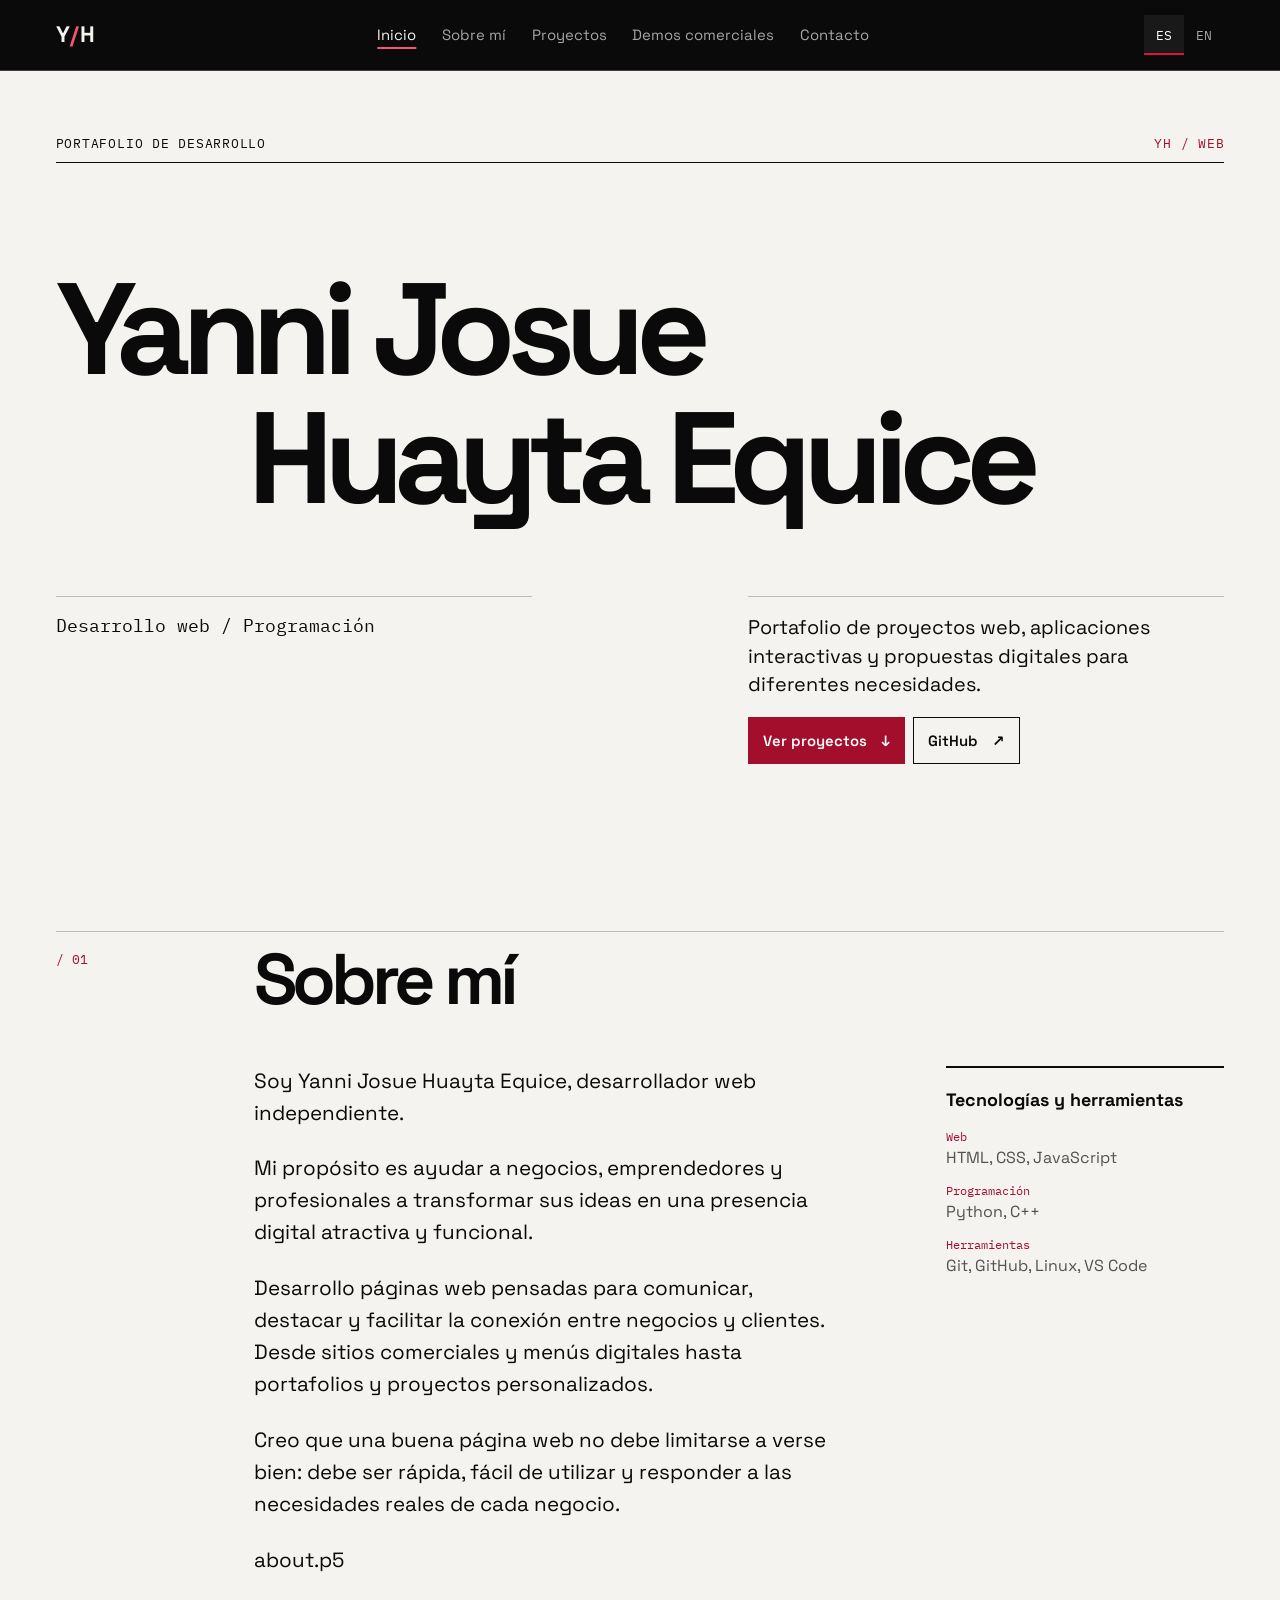
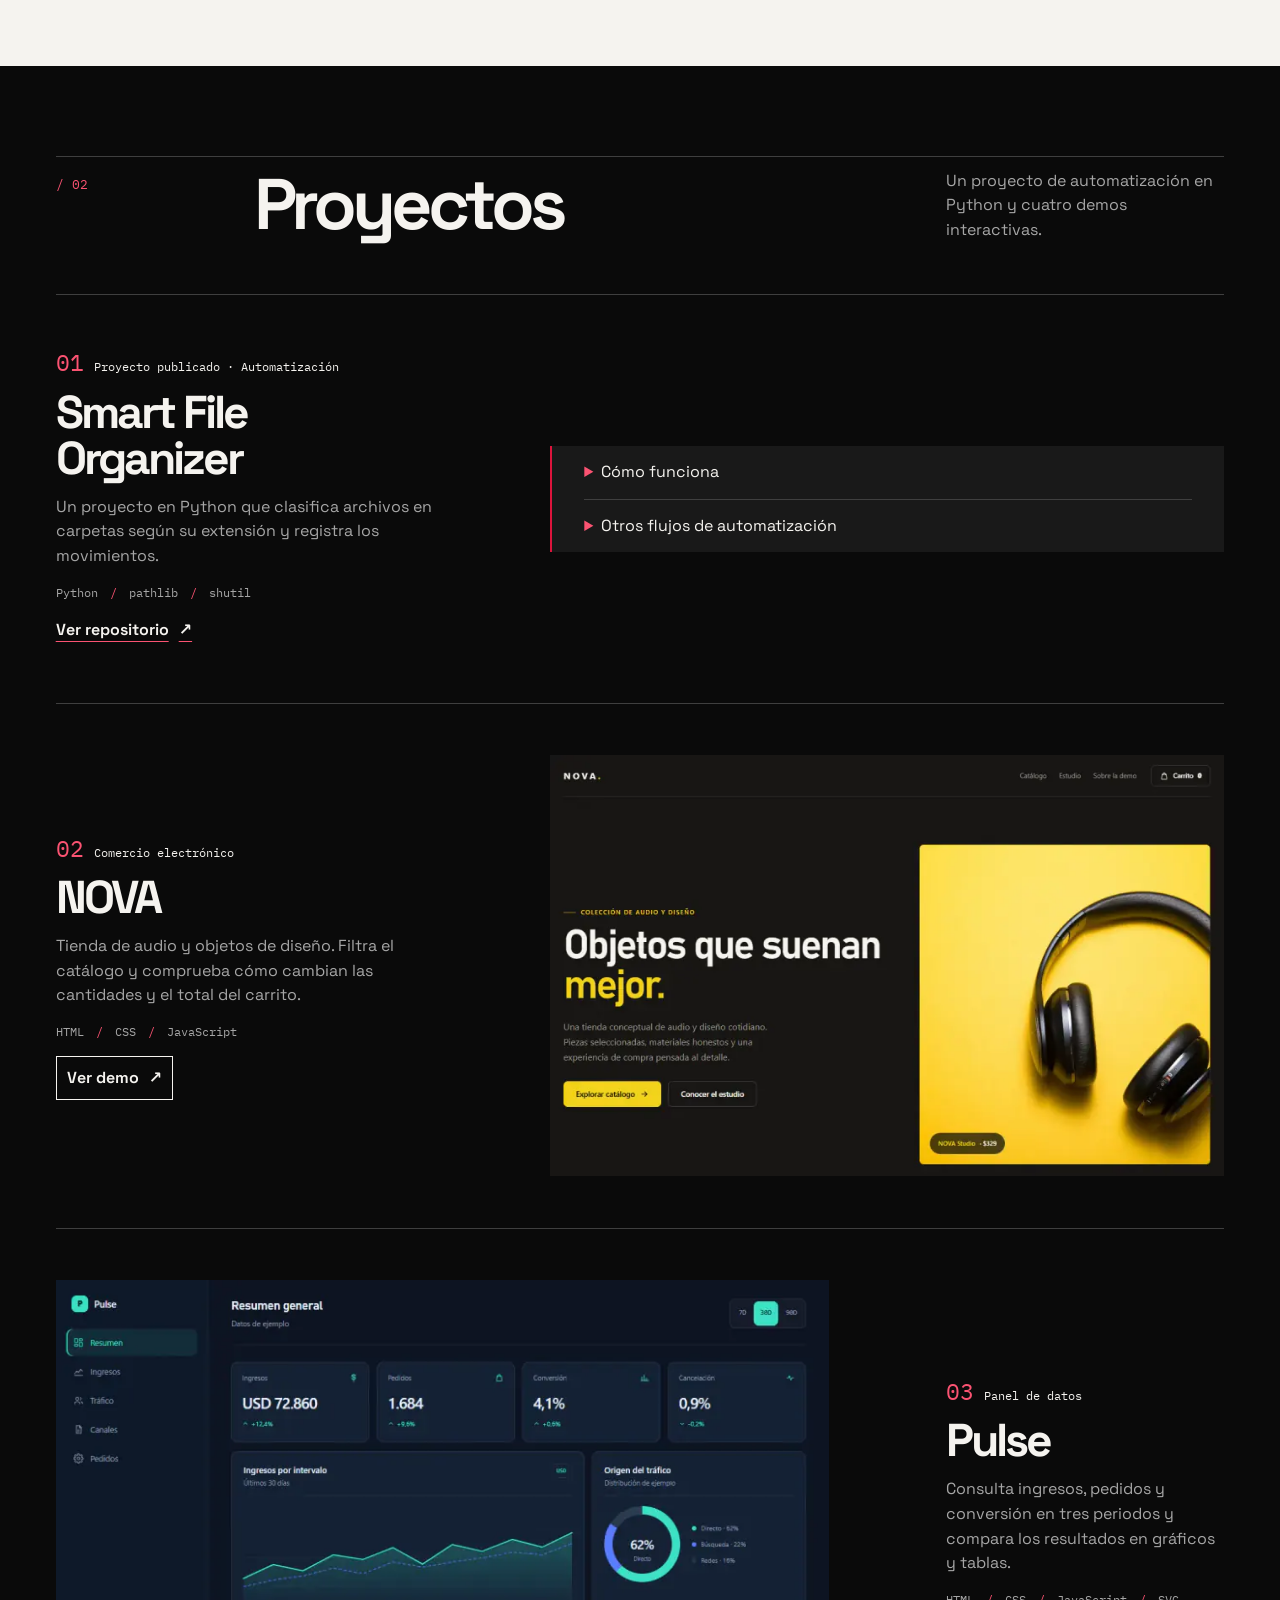
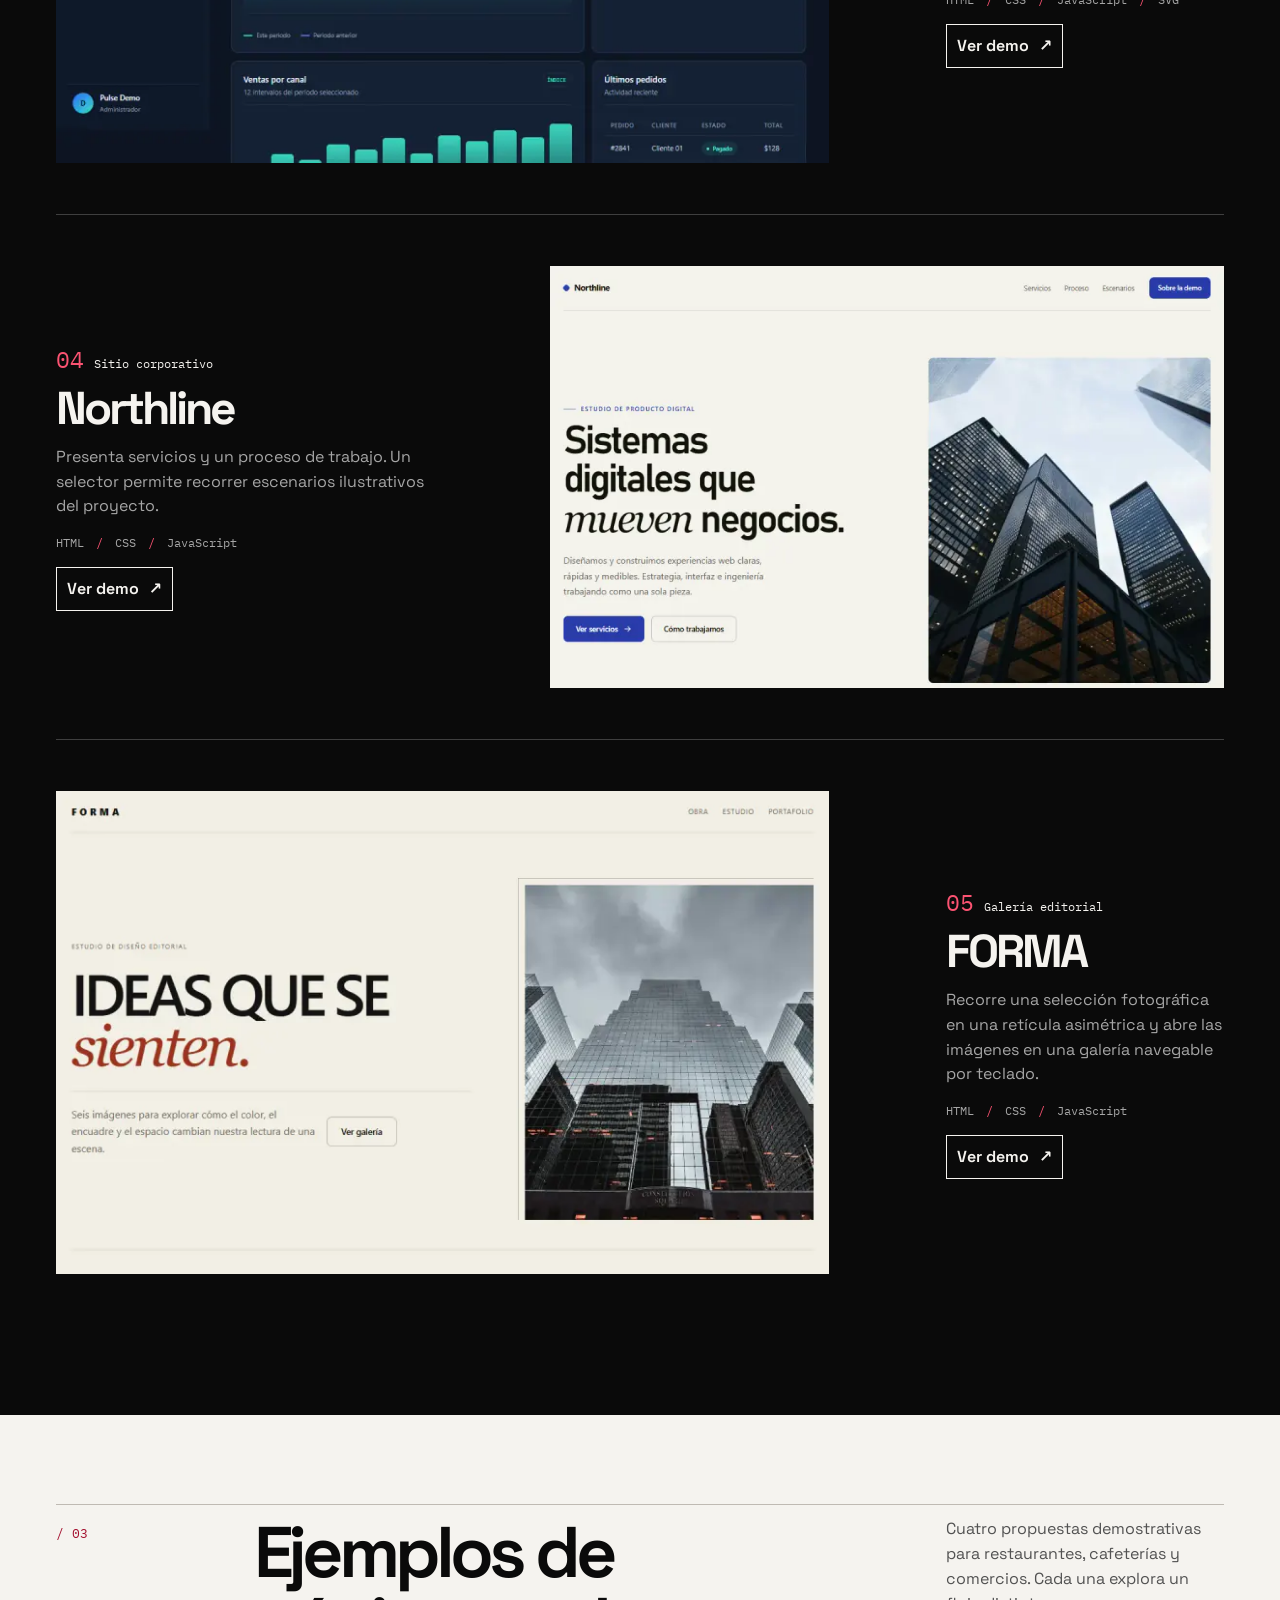
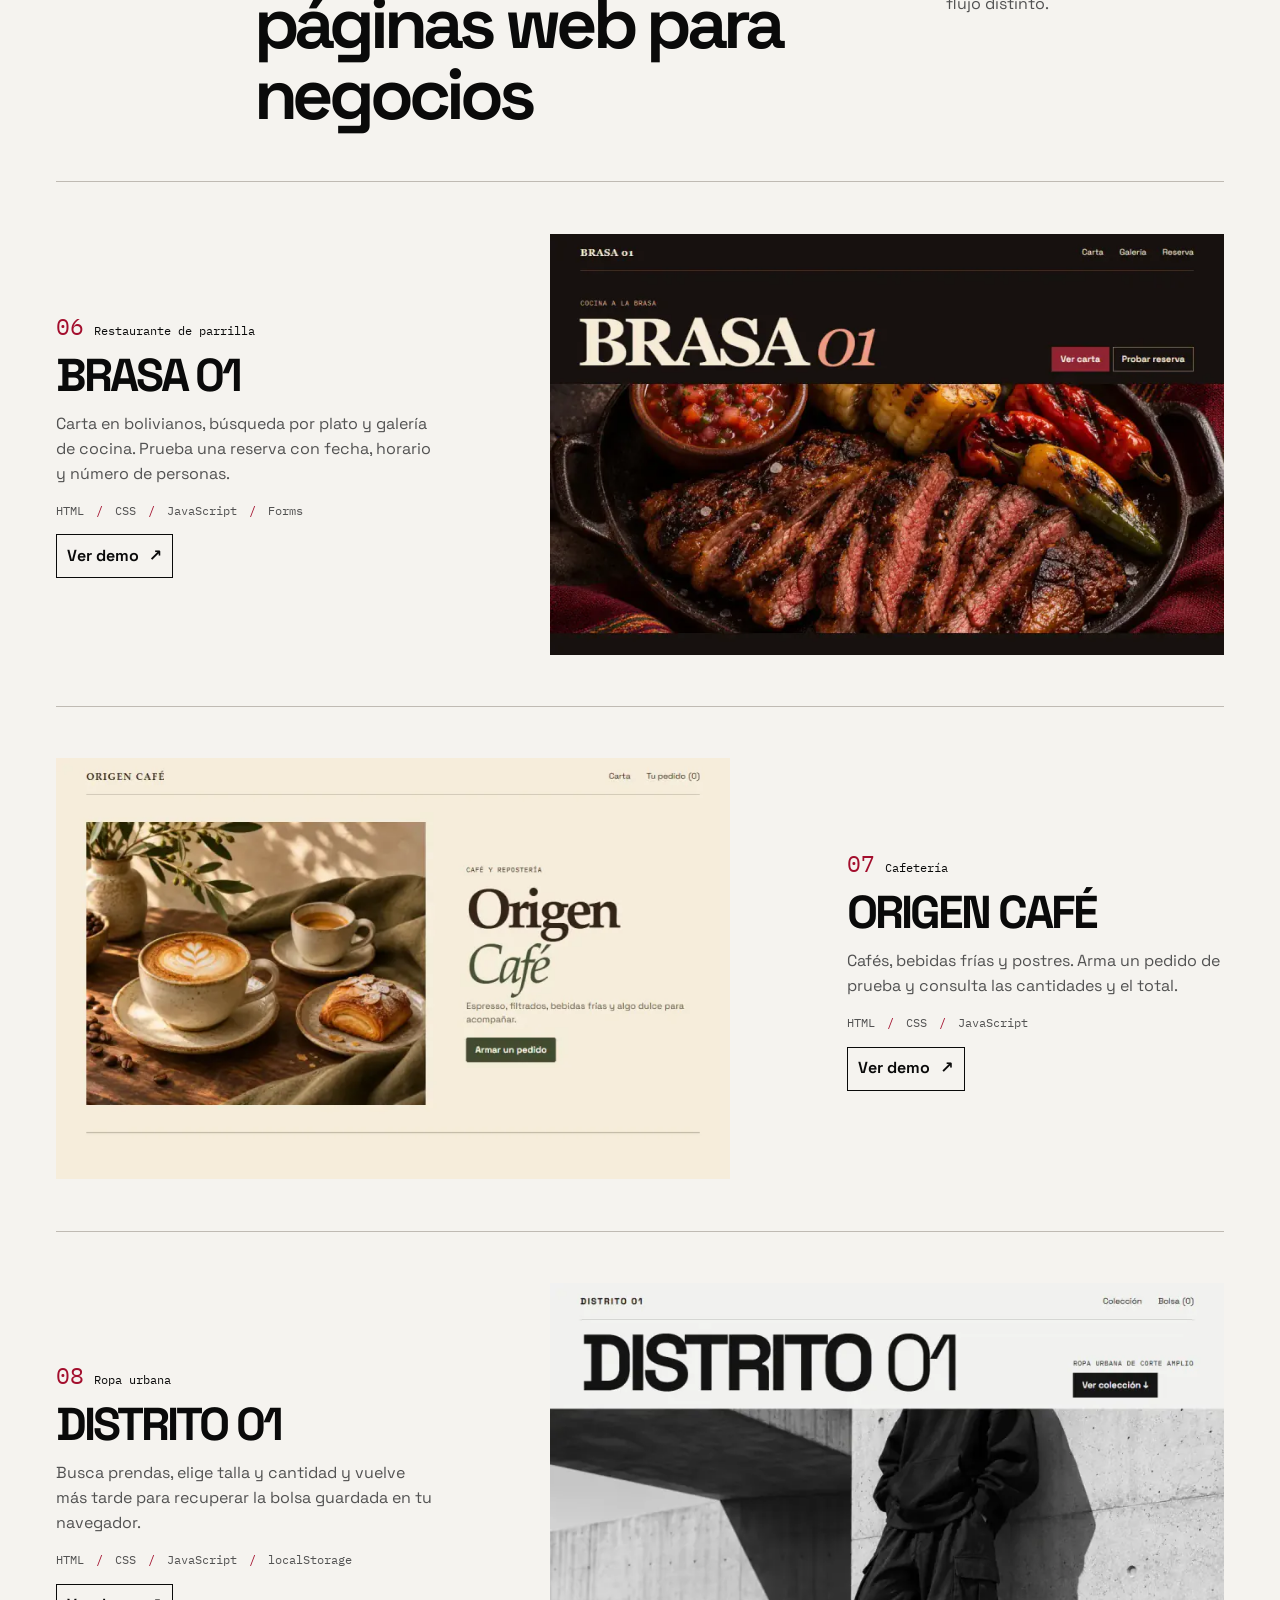
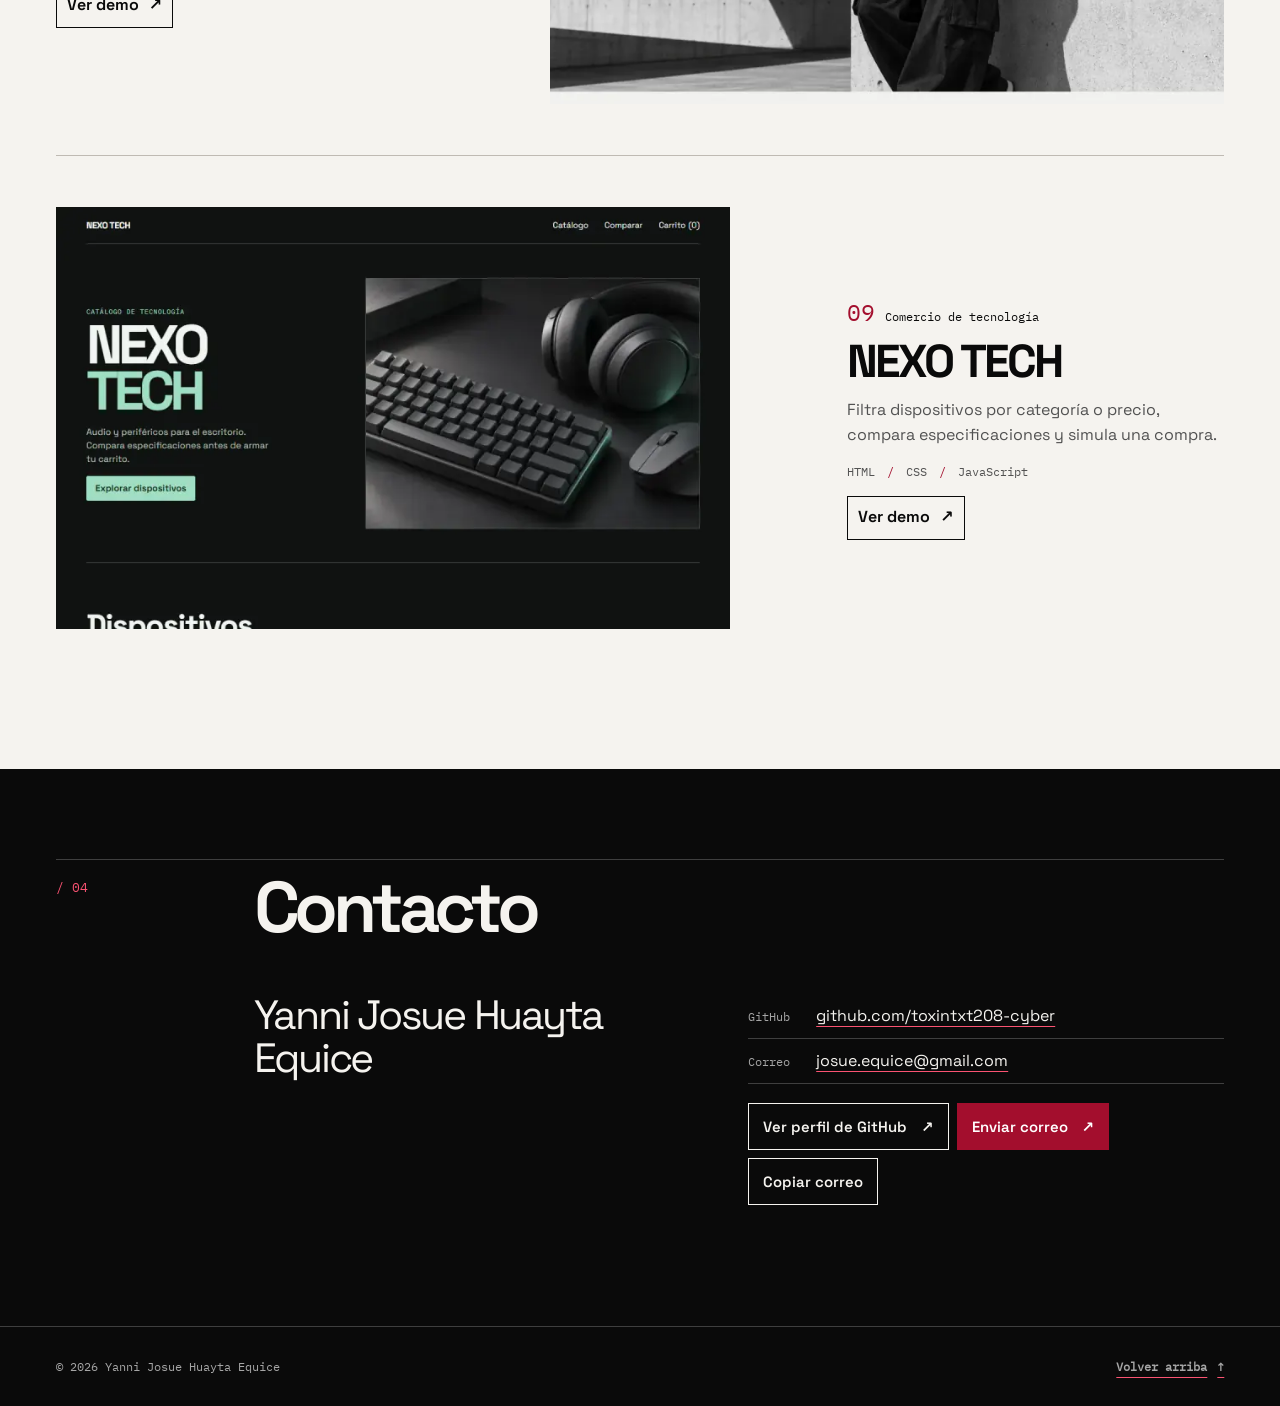
<file: index.html>
<!doctype html>
<html lang="es">
<head>
  <meta charset="utf-8">
  <meta name="viewport" content="width=device-width, initial-scale=1">
  <meta name="theme-color" content="#0a0a0a">
  <meta name="description" content="Portafolio de proyectos web, aplicaciones interactivas y propuestas digitales para diferentes necesidades.">
  <title>Yanni Josue Huayta Equice — Portafolio</title>
  <meta name="robots" content="index, follow">
  <meta property="og:type" content="website">
  <meta property="og:site_name" content="Portafolio Developer Industrial">
  <meta property="og:locale" content="es_BO">
  <meta property="og:locale:alternate" content="en_US">
  <meta property="og:title" content="Yanni Josue Huayta Equice — Portafolio">
  <meta property="og:description" content="Portafolio de proyectos web, aplicaciones interactivas y propuestas digitales para diferentes necesidades.">
  <meta property="og:image" content="assets/images/social/portafolio.png?v=11">
  <meta property="og:image:type" content="image/png">
  <meta property="og:image:width" content="1200">
  <meta property="og:image:height" content="630">
  <meta property="og:image:alt" content="Portada del portafolio con el nombre Yanni Josue Huayta Equice">
  <meta name="twitter:card" content="summary_large_image">
  <meta name="twitter:image" content="assets/images/social/portafolio.png?v=11">
  <meta name="twitter:image:alt" content="Portada del portafolio con el nombre Yanni Josue Huayta Equice">
  <link rel="icon" href="assets/icons/brand-mark.svg?v=8">
  <link rel="preload" as="font" href="assets/fonts/space-grotesk.woff2" type="font/woff2" crossorigin>
  <link rel="stylesheet" href="css/style.css?v=8">
  <script src="js/script.js?v=11" defer></script>
</head>
<body>
  <a class="skip-link" href="#contenido"><span data-i18n="a11y.skip">Saltar al contenido</span></a>
  <header class="site-header">
    <nav class="nav wrap" id="nav" aria-label="Navegación principal" data-i18n-aria-label="nav.label">
      <a class="brand" href="#inicio" aria-label="Yanni Josue Huayta Equice"><span aria-hidden="true">Y<span class="brand-slash">/</span>H</span></a>
      <ul class="nav-links" id="nav-links"><li><a class="nav-link" href="#inicio" data-nav="inicio" aria-current="location"><span data-i18n="nav.inicio">Inicio</span></a></li>
<li><a class="nav-link" href="#sobre-mi" data-nav="sobre-mi"><span data-i18n="nav.sobre-mi">Sobre mí</span></a></li>
<li><a class="nav-link" href="#proyectos" data-nav="proyectos"><span data-i18n="nav.proyectos">Proyectos</span></a></li>
<li><a class="nav-link" href="#comerciales" data-nav="comerciales"><span data-i18n="nav.comerciales">Demos comerciales</span></a></li>
<li><a class="nav-link" href="#contacto" data-nav="contacto"><span data-i18n="nav.contacto">Contacto</span></a></li></ul>
      <div class="nav-actions">
        <div class="languages" role="group" aria-label="Seleccionar idioma" data-i18n-aria-label="nav.lang">
          <button type="button" data-lang="es" aria-pressed="true" lang="es">ES</button>
          <button type="button" data-lang="en" aria-pressed="false" lang="en">EN</button>
        </div>
        <button class="nav-toggle" id="nav-toggle" type="button" aria-controls="nav-links" aria-expanded="false" aria-label="Abrir menú">
          <span aria-hidden="true"></span><span aria-hidden="true"></span>
        </button>
      </div>
    </nav>
  </header>
  <main id="contenido" tabindex="-1">
    <section class="hero" id="inicio" tabindex="-1" aria-labelledby="hero-title">
      <div class="wrap hero-inner grid">
        <div class="hero-eyebrow">
          <span data-i18n="hero.eyebrow">Portafolio de desarrollo</span>
          <span aria-hidden="true">YH / WEB</span>
        </div>
        <h1 id="hero-title"><span><b>Yanni Josue</b></span><span><b>Huayta Equice</b></span></h1>
        <div class="hero-role"><span data-i18n="hero.role">Desarrollo web / Programación</span></div>
        <div class="hero-detail">
          <p data-i18n="hero.body">Portafolio de proyectos web, aplicaciones interactivas y propuestas digitales para diferentes necesidades.</p>
          <div class="hero-actions">
            <a class="button primary" href="#proyectos"><span data-i18n="hero.projects">Ver proyectos</span><span class="arrow" aria-hidden="true">↓</span></a>
            <a class="button" href="https://github.com/toxintxt208-cyber"><span data-i18n="hero.github">GitHub</span><span class="arrow" aria-hidden="true">↗</span></a>
          </div>
        </div>
      </div>
    </section>
  <section class="section paper" id="sobre-mi" tabindex="-1" aria-labelledby="sobre-mi-title">
    <div class="wrap">
      <header class="section-head grid">
        <span class="section-no" aria-hidden="true">/ 01</span>
        <h2 id="sobre-mi-title" data-i18n="sobre-mi.heading">Sobre mí</h2>
        
      </header>
            <div class="about grid">
        <div class="about-body"><p data-i18n="about.p1">Soy Yanni Josue Huayta Equice, programador interesado en el desarrollo web y en la creación de soluciones digitales que combinen funcionalidad, diseño y facilidad de uso.</p>
<p data-i18n="about.p2">Mi enfoque está orientado a construir páginas web organizadas, interactivas y adaptables a diferentes dispositivos, prestando especial atención a la estructura del código, la experiencia del usuario y los detalles visuales.</p>
<p data-i18n="about.p3">A través de este portafolio presento diferentes proyectos y demostraciones que exploran las posibilidades del desarrollo web, desde aplicaciones interactivas hasta sitios orientados a restaurantes, comercios y catálogos digitales.</p>
<p data-i18n="about.p4">Busco que cada proyecto tenga una identidad propia y responda a un propósito concreto, evitando diseños repetitivos y priorizando interfaces claras, accesibles y funcionales.</p>
<p data-i18n="about.p5">Este espacio reúne mis proyectos, experimentos y propuestas de desarrollo, con el objetivo de seguir perfeccionando mis conocimientos y explorar nuevas formas de resolver necesidades mediante la tecnología.</p></div>
        <aside class="skills" id="habilidades" aria-labelledby="skills-title">
          <h3 id="skills-title" data-i18n="skills.title">Tecnologías y herramientas</h3>
          <dl>
            <dt><span data-i18n="skills.web">Web</span></dt><dd>HTML, CSS, JavaScript</dd>
            <dt><span data-i18n="skills.programming">Programación</span></dt><dd>Python, C++</dd>
            <dt><span data-i18n="skills.tools">Herramientas</span></dt><dd>Git, GitHub, Linux, VS Code</dd>
          </dl>
        </aside>
      </div>
    </div>
  </section>
  <section class="section " id="proyectos" tabindex="-1" aria-labelledby="proyectos-title">
    <div class="wrap">
      <header class="section-head grid">
        <span class="section-no" aria-hidden="true">/ 02</span>
        <h2 id="proyectos-title" data-i18n="proyectos.heading">Proyectos</h2>
        <p class="section-lead" data-i18n="proyectos.lead">Un proyecto de automatización en Python y cuatro demos interactivas.</p>
      </header>
            <article class="feature grid" id="smart-file-organizer" data-reveal>
        <div>
          <p class="project-index"><span aria-hidden="true">01</span> <span data-i18n="organizer.kind">Proyecto publicado · Automatización</span></p>
          <h3>Smart File Organizer</h3>
          <p data-i18n="organizer.body">Un proyecto en Python que clasifica archivos en carpetas según su extensión y registra los movimientos.</p>
          <ul class="tech"><li>Python</li><li>pathlib</li><li>shutil</li></ul>
          <a class="text-link" href="https://github.com/toxintxt208-cyber/Smart-File-Organizer"><span data-i18n="organizer.open">Ver repositorio</span><span class="arrow" aria-hidden="true">↗</span></a>
        </div>
        <div class="automation" id="automatizacion">
          <details id="organizer-flow">
            <summary><span data-i18n="organizer.flow">Cómo funciona</span></summary>
            <ol>
              <li><span data-i18n="organizer.step1">Lee los archivos de la carpeta de entrada.</span></li>
              <li><span data-i18n="organizer.step2">Detecta la extensión y prepara la carpeta de destino.</span></li>
              <li><span data-i18n="organizer.step3">Mueve cada archivo y registra la operación.</span></li>
            </ol>
          </details>
          <details>
            <summary><span data-i18n="organizer.examples">Otros flujos de automatización</span></summary>
            <ul>
              <li><span data-i18n="organizer.example1">Tareas repetitivas: renombrar archivos y actualizar una hoja.</span></li>
              <li><span data-i18n="organizer.example2">Datos: limpiar un CSV y exportar un resumen.</span></li>
              <li><span data-i18n="organizer.example3">Archivos: agrupar documentos, imágenes y comprimidos.</span></li>
            </ul>
          </details>
        </div>
      </article>
        <article class="project grid" data-reveal aria-labelledby="nova-title">
          <div class="project-copy">
            <p class="project-index"><span aria-hidden="true">02</span> <span data-i18n="nova.kind">Comercio electrónico</span></p>
            <h3 id="nova-title">NOVA</h3>
            <p data-i18n="nova.body">Tienda de audio y objetos de diseño. Filtra el catálogo y comprueba cómo cambian las cantidades y el total del carrito.</p>
            <ul class="tech"><li>HTML</li><li>CSS</li><li>JavaScript</li></ul>
            <a class="text-link" href="demos/ecommerce.html"><span data-i18n="nova.open">Ver demo</span><span class="arrow" aria-hidden="true">↗</span></a>
          </div>
          <figure class="project-image">
            <img src="assets/images/previews/nova.webp?v=9" srcset="assets/images/previews/nova-800.webp?v=9 800w, assets/images/previews/nova.webp?v=9 1200w" sizes="auto, (max-width: 640px) 92vw, (max-width: 1700px) 61vw, 1030px" alt="Captura de la interfaz de NOVA" data-i18n-alt="nova.alt" width="1200" height="750" loading="lazy" decoding="async">
          </figure>
        </article>
        <article class="project grid" data-reveal aria-labelledby="pulse-title">
          <div class="project-copy">
            <p class="project-index"><span aria-hidden="true">03</span> <span data-i18n="pulse.kind">Panel de datos</span></p>
            <h3 id="pulse-title">Pulse</h3>
            <p data-i18n="pulse.body">Consulta ingresos, pedidos y conversión en tres periodos y compara los resultados en gráficos y tablas.</p>
            <ul class="tech"><li>HTML</li><li>CSS</li><li>JavaScript</li><li>SVG</li></ul>
            <a class="text-link" href="demos/dashboard.html"><span data-i18n="pulse.open">Ver demo</span><span class="arrow" aria-hidden="true">↗</span></a>
          </div>
          <figure class="project-image">
            <img src="assets/images/previews/pulse.webp?v=9" srcset="assets/images/previews/pulse-800.webp?v=9 800w, assets/images/previews/pulse.webp?v=9 1200w" sizes="auto, (max-width: 640px) 92vw, (max-width: 1700px) 61vw, 1030px" alt="Captura de la interfaz de Pulse" data-i18n-alt="pulse.alt" width="1200" height="750" loading="lazy" decoding="async">
          </figure>
        </article>
        <article class="project grid" data-reveal aria-labelledby="northline-title">
          <div class="project-copy">
            <p class="project-index"><span aria-hidden="true">04</span> <span data-i18n="northline.kind">Sitio corporativo</span></p>
            <h3 id="northline-title">Northline</h3>
            <p data-i18n="northline.body">Presenta servicios y un proceso de trabajo. Un selector permite recorrer escenarios ilustrativos del proyecto.</p>
            <ul class="tech"><li>HTML</li><li>CSS</li><li>JavaScript</li></ul>
            <a class="text-link" href="demos/landing.html"><span data-i18n="northline.open">Ver demo</span><span class="arrow" aria-hidden="true">↗</span></a>
          </div>
          <figure class="project-image">
            <img src="assets/images/previews/northline.webp?v=9" srcset="assets/images/previews/northline-800.webp?v=9 800w, assets/images/previews/northline.webp?v=9 1200w" sizes="auto, (max-width: 640px) 92vw, (max-width: 1700px) 61vw, 1030px" alt="Captura de la interfaz de Northline" data-i18n-alt="northline.alt" width="1200" height="750" loading="lazy" decoding="async">
          </figure>
        </article>
        <article class="project grid" data-reveal aria-labelledby="forma-title">
          <div class="project-copy">
            <p class="project-index"><span aria-hidden="true">05</span> <span data-i18n="forma.kind">Galería editorial</span></p>
            <h3 id="forma-title">FORMA</h3>
            <p data-i18n="forma.body">Recorre una selección fotográfica en una retícula asimétrica y abre las imágenes en una galería navegable por teclado.</p>
            <ul class="tech"><li>HTML</li><li>CSS</li><li>JavaScript</li></ul>
            <a class="text-link" href="demos/creative.html"><span data-i18n="forma.open">Ver demo</span><span class="arrow" aria-hidden="true">↗</span></a>
          </div>
          <figure class="project-image">
            <img src="assets/images/previews/forma.webp?v=9" srcset="assets/images/previews/forma-800.webp?v=9 800w, assets/images/previews/forma.webp?v=9 1200w" sizes="auto, (max-width: 640px) 92vw, (max-width: 1700px) 61vw, 1030px" alt="Captura de la interfaz de FORMA" data-i18n-alt="forma.alt" width="1200" height="750" loading="lazy" decoding="async">
          </figure>
        </article>
    </div>
  </section>
  <section class="section paper" id="comerciales" tabindex="-1" aria-labelledby="comerciales-title">
    <div class="wrap">
      <header class="section-head grid">
        <span class="section-no" aria-hidden="true">/ 03</span>
        <h2 id="comerciales-title" data-i18n="comerciales.heading">Ejemplos de páginas web para negocios</h2>
        <p class="section-lead" data-i18n="comerciales.lead">Cuatro propuestas demostrativas para restaurantes, cafeterías y comercios. Cada una explora un flujo distinto.</p>
      </header>
              <article class="project grid" data-reveal aria-labelledby="brasa-title">
          <div class="project-copy">
            <p class="project-index"><span aria-hidden="true">06</span> <span data-i18n="brasa.kind">Restaurante de parrilla</span></p>
            <h3 id="brasa-title">BRASA 01</h3>
            <p data-i18n="brasa.body">Carta en bolivianos, búsqueda por plato y galería de cocina. Prueba una reserva con fecha, horario y número de personas.</p>
            <ul class="tech"><li>HTML</li><li>CSS</li><li>JavaScript</li><li>Forms</li></ul>
            <a class="text-link" href="demos/brasa.html"><span data-i18n="brasa.open">Ver demo</span><span class="arrow" aria-hidden="true">↗</span></a>
          </div>
          <figure class="project-image">
            <img src="assets/images/previews/brasa.webp?v=9" srcset="assets/images/previews/brasa-800.webp?v=9 800w, assets/images/previews/brasa.webp?v=9 1200w" sizes="auto, (max-width: 640px) 92vw, (max-width: 1700px) 61vw, 1030px" alt="Captura de la interfaz de BRASA 01" data-i18n-alt="brasa.alt" width="1200" height="750" loading="lazy" decoding="async">
          </figure>
        </article>
        <article class="project grid" data-reveal aria-labelledby="origen-title">
          <div class="project-copy">
            <p class="project-index"><span aria-hidden="true">07</span> <span data-i18n="origen.kind">Cafetería</span></p>
            <h3 id="origen-title">ORIGEN CAFÉ</h3>
            <p data-i18n="origen.body">Cafés, bebidas frías y postres. Arma un pedido de prueba y consulta las cantidades y el total.</p>
            <ul class="tech"><li>HTML</li><li>CSS</li><li>JavaScript</li></ul>
            <a class="text-link" href="demos/origen.html"><span data-i18n="origen.open">Ver demo</span><span class="arrow" aria-hidden="true">↗</span></a>
          </div>
          <figure class="project-image">
            <img src="assets/images/previews/origen.webp?v=9" srcset="assets/images/previews/origen-800.webp?v=9 800w, assets/images/previews/origen.webp?v=9 1200w" sizes="auto, (max-width: 640px) 92vw, (max-width: 1700px) 61vw, 1030px" alt="Captura de la interfaz de ORIGEN CAFÉ" data-i18n-alt="origen.alt" width="1200" height="750" loading="lazy" decoding="async">
          </figure>
        </article>
        <article class="project grid" data-reveal aria-labelledby="distrito-title">
          <div class="project-copy">
            <p class="project-index"><span aria-hidden="true">08</span> <span data-i18n="distrito.kind">Ropa urbana</span></p>
            <h3 id="distrito-title">DISTRITO 01</h3>
            <p data-i18n="distrito.body">Busca prendas, elige talla y cantidad y vuelve más tarde para recuperar la bolsa guardada en tu navegador.</p>
            <ul class="tech"><li>HTML</li><li>CSS</li><li>JavaScript</li><li>localStorage</li></ul>
            <a class="text-link" href="demos/distrito.html"><span data-i18n="distrito.open">Ver demo</span><span class="arrow" aria-hidden="true">↗</span></a>
          </div>
          <figure class="project-image">
            <img src="assets/images/previews/distrito.webp?v=9" srcset="assets/images/previews/distrito-800.webp?v=9 800w, assets/images/previews/distrito.webp?v=9 1200w" sizes="auto, (max-width: 640px) 92vw, (max-width: 1700px) 61vw, 1030px" alt="Captura de la interfaz de DISTRITO 01" data-i18n-alt="distrito.alt" width="1200" height="750" loading="lazy" decoding="async">
          </figure>
        </article>
        <article class="project grid" data-reveal aria-labelledby="nexo-title">
          <div class="project-copy">
            <p class="project-index"><span aria-hidden="true">09</span> <span data-i18n="nexo.kind">Comercio de tecnología</span></p>
            <h3 id="nexo-title">NEXO TECH</h3>
            <p data-i18n="nexo.body">Filtra dispositivos por categoría o precio, compara especificaciones y simula una compra.</p>
            <ul class="tech"><li>HTML</li><li>CSS</li><li>JavaScript</li></ul>
            <a class="text-link" href="demos/nexo.html"><span data-i18n="nexo.open">Ver demo</span><span class="arrow" aria-hidden="true">↗</span></a>
          </div>
          <figure class="project-image">
            <img src="assets/images/previews/nexo.webp?v=9" srcset="assets/images/previews/nexo-800.webp?v=9 800w, assets/images/previews/nexo.webp?v=9 1200w" sizes="auto, (max-width: 640px) 92vw, (max-width: 1700px) 61vw, 1030px" alt="Captura de la interfaz de NEXO TECH" data-i18n-alt="nexo.alt" width="1200" height="750" loading="lazy" decoding="async">
          </figure>
        </article>
    </div>
  </section>
  <section class="section " id="contacto" tabindex="-1" aria-labelledby="contacto-title">
    <div class="wrap">
      <header class="section-head grid">
        <span class="section-no" aria-hidden="true">/ 04</span>
        <h2 id="contacto-title" data-i18n="contacto.heading">Contacto</h2>
        
      </header>
            <div class="contact grid">
        <p class="contact-name">Yanni Josue Huayta Equice</p>
        <dl>
          <div><dt>GitHub</dt><dd><a class="address" href="https://github.com/toxintxt208-cyber">github.com/toxintxt208-cyber</a></dd></div>
          <div><dt><span data-i18n="contact.label">Correo</span></dt><dd><a class="address" id="contact-email" href="mailto:josue.equice@gmail.com">josue.equice@gmail.com</a></dd></div>
        </dl>
        <div class="contact-actions">
          <a class="button" href="https://github.com/toxintxt208-cyber"><span data-i18n="contact.github">Ver perfil de GitHub</span><span class="arrow" aria-hidden="true">↗</span></a>
          <a class="button primary" href="mailto:josue.equice@gmail.com"><span data-i18n="contact.send">Enviar correo</span><span class="arrow" aria-hidden="true">↗</span></a>
          <button class="button" id="copy-email" type="button" hidden><span data-i18n="contact.copy">Copiar correo</span></button>
          <p id="copy-status" class="copy-status" role="status" aria-live="polite"></p>
        </div>
      </div>
    </div>
  </section>
  </main>
  <footer class="site-footer">
    <div class="wrap">
      <p>© <span id="year">2026</span> Yanni Josue Huayta Equice</p>
      <a class="text-link" href="#inicio"><span data-i18n="footer.top">Volver arriba</span><span class="arrow" aria-hidden="true">↑</span></a>
    </div>
  </footer>
</body>
</html>
</file>
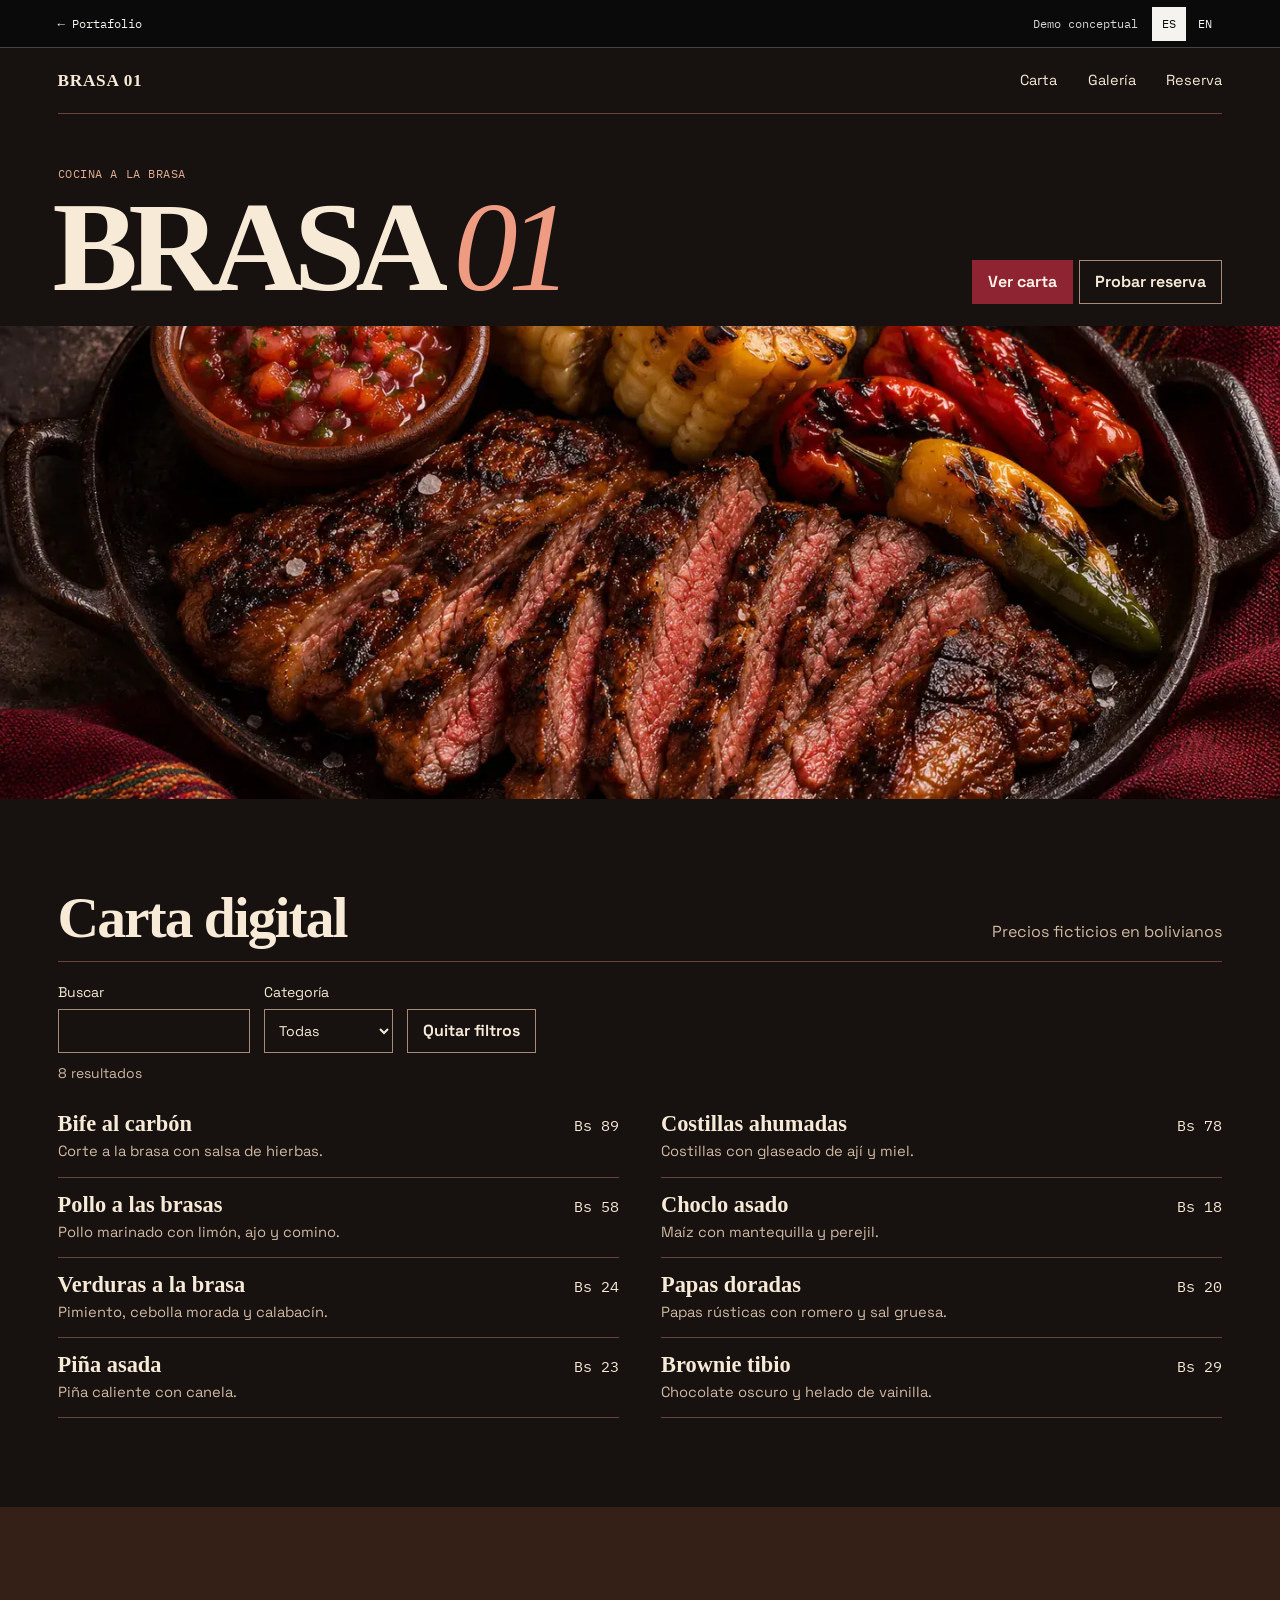
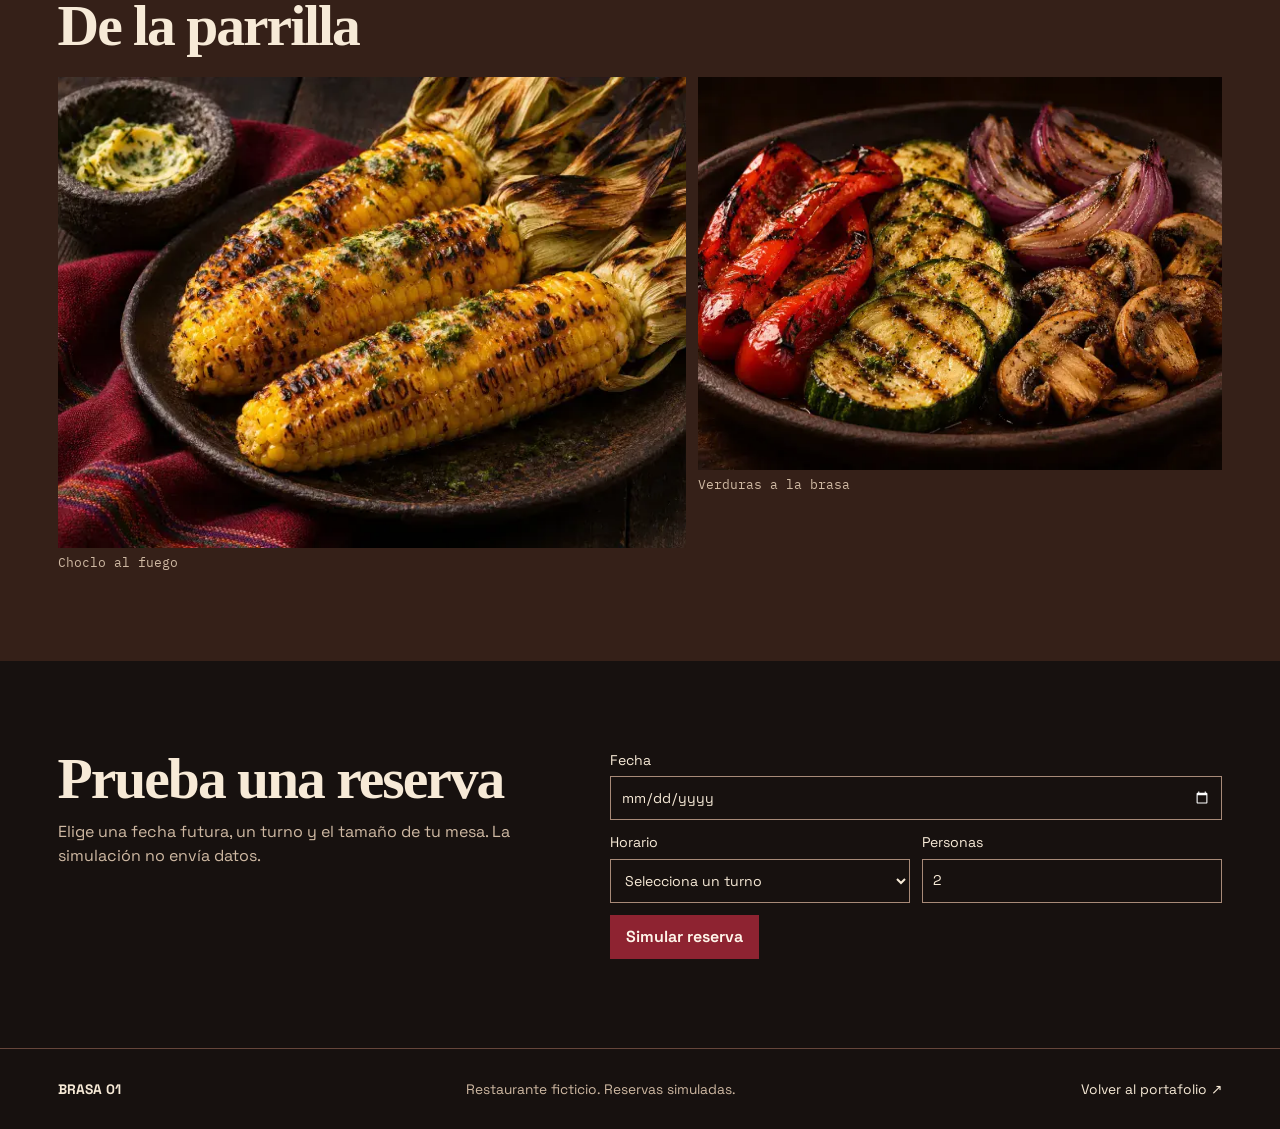
<file: demos/brasa.html>
<!doctype html>
<html lang="es">
<head>
  <meta charset="utf-8">
  <meta name="viewport" content="width=device-width, initial-scale=1">
  <meta name="description" content="Parrilla ficticia con carta en bolivianos, búsqueda por plato, galería y simulador de reservas." data-en-description="Fictional grill restaurant with a menu in bolivianos, dish search, a gallery and a booking simulator.">
  <title>BRASA 01 — carta y reservas simuladas | Portafolio</title>
  <meta name="robots" content="noindex, follow">
  <link rel="icon" href="../assets/icons/brand-mark.svg?v=8">
  <link rel="stylesheet" href="../css/commerce.css?v=8">
  <link rel="stylesheet" href="../css/brasa.css?v=8">
  <script src="../js/demos.js?v=9" defer></script>
  <script src="../js/commerce.js?v=8" defer></script>
</head>
<body class="theme-brasa" data-commerce="brasa" data-title-es="BRASA 01 — carta y reservas simuladas | Portafolio" data-title-en="BRASA 01 — menu and mock bookings | Portfolio">
  <a href="#demo-main" class="skip-link" data-es="Saltar al contenido" data-en="Skip to content">Saltar al contenido</a>
  <header class="demo-bar utility">
    <a href="../index.html#comerciales" class="demo-back" data-es="← Portafolio" data-en="← Portfolio">← Portafolio</a>
    <span class="utility-note" data-es="Demo conceptual" data-en="Concept demo">Demo conceptual</span>
    <div class="utility-languages" role="group" aria-label="Idioma" data-es-aria="Idioma" data-en-aria="Language">
      <button type="button" data-demo-lang="es" aria-pressed="true" lang="es">ES</button>
      <button type="button" data-demo-lang="en" aria-pressed="false" lang="en">EN</button>
    </div>
  </header>
  <main id="demo-main" tabindex="-1">
    <nav class="local-nav layout" aria-label="BRASA 01">
      <a class="wordmark" href="#demo-main">BRASA 01</a>
      <ul><li><a href="#carta" data-es="Carta" data-en="Menu">Carta</a></li><li><a href="#galeria" data-es="Galería" data-en="Gallery">Galería</a></li><li><a href="#reserva" data-es="Reserva" data-en="Booking">Reserva</a></li></ul>
    </nav>

    <section class="brasa-hero" aria-labelledby="brand-title">
      <div class="layout brasa-title">
        <p class="kicker" data-es="Cocina a la brasa" data-en="Charcoal cooking">Cocina a la brasa</p>
        <h1 id="brand-title">BRASA <em>01</em></h1>
        <div><a href="#carta" class="c-btn" data-es="Ver carta" data-en="View menu">Ver carta</a><a href="#reserva" class="c-btn subtle" data-es="Probar reserva" data-en="Try a booking">Probar reserva</a></div>
      </div>
      <img src="../assets/images/commerce/brasa.webp?v=9" srcset="../assets/images/commerce/brasa-800.webp?v=9 800w, ../assets/images/commerce/brasa.webp?v=9 1440w" sizes="100vw" width="1440" height="960" alt="Corte a la parrilla, maíz y pimientos sobre una bandeja de hierro" data-es-alt="Corte a la parrilla, maíz y pimientos sobre una bandeja de hierro" data-en-alt="Grilled steak, corn and peppers on a cast-iron platter" fetchpriority="high">
    </section>
    <section class="layout c-section" id="carta" aria-labelledby="menu-title">
      <header class="section-label"><h2 id="menu-title" data-es="Carta digital" data-en="Digital menu">Carta digital</h2><p data-es="Precios ficticios en bolivianos" data-en="Sample prices in bolivianos">Precios ficticios en bolivianos</p></header>
      <fieldset class="filters" data-enhance disabled><legend class="sr-only"><span data-es="Filtrar catálogo" data-en="Filter catalog">Filtrar catálogo</span></legend><label><span data-es="Buscar" data-en="Search">Buscar</span><input type="search" data-search autocomplete="off"></label><label><span data-es="Categoría" data-en="Category">Categoría</span><select data-category><option value="all" data-es="Todas" data-en="All">Todas</option><option value="grill" data-es="Parrilla" data-en="Grill">Parrilla</option><option value="sides" data-es="Guarniciones" data-en="Sides">Guarniciones</option><option value="dessert" data-es="Postres" data-en="Desserts">Postres</option></select></label><button class="c-btn subtle" type="button" data-clear-filters><span data-es="Quitar filtros" data-en="Clear filters">Quitar filtros</span></button></fieldset><p class="filter-status" role="status" data-filter-status></p>
      <div class="menu-columns" data-products><article class="dish" data-category-item="grill">
  <div><h3 data-product-name data-es="Bife al carbón" data-en="Charcoal steak">Bife al carbón</h3><p data-product-description data-es="Corte a la brasa con salsa de hierbas." data-en="Charcoal-grilled cut with herb sauce.">Corte a la brasa con salsa de hierbas.</p></div>
  <strong>Bs 89</strong></article>
<article class="dish" data-category-item="grill">
  <div><h3 data-product-name data-es="Costillas ahumadas" data-en="Smoked ribs">Costillas ahumadas</h3><p data-product-description data-es="Costillas con glaseado de ají y miel." data-en="Ribs glazed with chili and honey.">Costillas con glaseado de ají y miel.</p></div>
  <strong>Bs 78</strong></article>
<article class="dish" data-category-item="grill">
  <div><h3 data-product-name data-es="Pollo a las brasas" data-en="Charcoal chicken">Pollo a las brasas</h3><p data-product-description data-es="Pollo marinado con limón, ajo y comino." data-en="Chicken marinated with lime, garlic and cumin.">Pollo marinado con limón, ajo y comino.</p></div>
  <strong>Bs 58</strong></article>
<article class="dish" data-category-item="sides">
  <div><h3 data-product-name data-es="Choclo asado" data-en="Grilled corn">Choclo asado</h3><p data-product-description data-es="Maíz con mantequilla y perejil." data-en="Corn with butter and parsley.">Maíz con mantequilla y perejil.</p></div>
  <strong>Bs 18</strong></article>
<article class="dish" data-category-item="sides">
  <div><h3 data-product-name data-es="Verduras a la brasa" data-en="Grilled vegetables">Verduras a la brasa</h3><p data-product-description data-es="Pimiento, cebolla morada y calabacín." data-en="Peppers, red onion and zucchini.">Pimiento, cebolla morada y calabacín.</p></div>
  <strong>Bs 24</strong></article>
<article class="dish" data-category-item="sides">
  <div><h3 data-product-name data-es="Papas doradas" data-en="Roasted potatoes">Papas doradas</h3><p data-product-description data-es="Papas rústicas con romero y sal gruesa." data-en="Rustic potatoes with rosemary and sea salt.">Papas rústicas con romero y sal gruesa.</p></div>
  <strong>Bs 20</strong></article>
<article class="dish" data-category-item="dessert">
  <div><h3 data-product-name data-es="Piña asada" data-en="Grilled pineapple">Piña asada</h3><p data-product-description data-es="Piña caliente con canela." data-en="Warm pineapple with cinnamon.">Piña caliente con canela.</p></div>
  <strong>Bs 23</strong></article>
<article class="dish" data-category-item="dessert">
  <div><h3 data-product-name data-es="Brownie tibio" data-en="Warm brownie">Brownie tibio</h3><p data-product-description data-es="Chocolate oscuro y helado de vainilla." data-en="Dark chocolate and vanilla ice cream.">Chocolate oscuro y helado de vainilla.</p></div>
  <strong>Bs 29</strong></article></div><p class="empty" data-filter-empty hidden data-es="No encontramos resultados. Prueba con otra búsqueda o quita los filtros." data-en="No results. Try another search or clear the filters.">No encontramos resultados. Prueba con otra búsqueda o quita los filtros.</p>
    </section>
    <section class="brasa-gallery c-section" id="galeria" aria-labelledby="gallery-title">
      <div class="layout"><h2 id="gallery-title" data-es="De la parrilla" data-en="From the grill">De la parrilla</h2>
        <div class="food-photos">
          <figure><img src="../assets/images/commerce/brasa-maiz.webp?v=9" srcset="../assets/images/commerce/brasa-maiz-720.webp?v=9 720w, ../assets/images/commerce/brasa-maiz.webp?v=9 1440w" sizes="(min-width: 1450px) 715px, 48vw" width="1440" height="960" alt="Maíz a la parrilla con mantequilla de hierbas" data-es-alt="Maíz a la parrilla con mantequilla de hierbas" data-en-alt="Grilled corn with herb butter" loading="lazy" fetchpriority="low" decoding="async"><figcaption data-es="Choclo al fuego" data-en="Charcoal corn">Choclo al fuego</figcaption></figure>
          <figure><img src="../assets/images/commerce/brasa-verduras.webp?v=9" srcset="../assets/images/commerce/brasa-verduras-720.webp?v=9 720w, ../assets/images/commerce/brasa-verduras.webp?v=9 1440w" sizes="(min-width: 1450px) 715px, 48vw" width="1440" height="960" alt="Verduras asadas sobre un plato oscuro" data-es-alt="Verduras asadas sobre un plato oscuro" data-en-alt="Grilled vegetables on dark stoneware" loading="lazy" fetchpriority="low" decoding="async"><figcaption data-es="Verduras a la brasa" data-en="Grilled vegetables">Verduras a la brasa</figcaption></figure>
        </div>
      </div>
    </section>
    <section class="layout c-section booking" id="reserva" aria-labelledby="booking-title">
      <div><h2 id="booking-title" data-es="Prueba una reserva" data-en="Try a booking">Prueba una reserva</h2><p data-es="Elige una fecha futura, un turno y el tamaño de tu mesa. La simulación no envía datos." data-en="Choose a future date, a seating time and your party size. The simulation sends no data.">Elige una fecha futura, un turno y el tamaño de tu mesa. La simulación no envía datos.</p></div>
      <form id="booking-form">
        <fieldset data-enhance disabled>
          <legend class="sr-only"><span data-es="Datos de la mesa" data-en="Table details">Datos de la mesa</span></legend>
          <label><span data-es="Fecha" data-en="Date">Fecha</span><input type="date" name="date" required></label>
          <label><span data-es="Horario" data-en="Time">Horario</span><select name="time" required><option value="" data-es="Selecciona un turno" data-en="Select a time">Selecciona un turno</option><option value="18:00" data-es="18:00" data-en="18:00">18:00</option><option value="19:00" data-es="19:00" data-en="19:00">19:00</option><option value="20:00" data-es="20:00" data-en="20:00">20:00</option><option value="21:00" data-es="21:00" data-en="21:00">21:00</option></select></label>
          <label><span data-es="Personas" data-en="Guests">Personas</span><input type="number" name="guests" min="1" max="8" step="1" value="2" required inputmode="numeric"></label>
          <button class="c-btn" type="submit"><span data-es="Simular reserva" data-en="Simulate booking">Simular reserva</span></button>
        </fieldset>
        <p class="message" id="booking-status" role="status"></p>
      </form>
    </section>
  </main>
  <footer class="demo-footer c-footer"><div class="layout"><b>BRASA 01</b><p><span data-es="Restaurante ficticio. Reservas simuladas." data-en="Fictional restaurant. Simulated bookings.">Restaurante ficticio. Reservas simuladas.</span></p><a href="../index.html#comerciales" data-es="Volver al portafolio ↗" data-en="Back to portfolio ↗">Volver al portafolio ↗</a></div></footer>
</body>
</html>
</file>
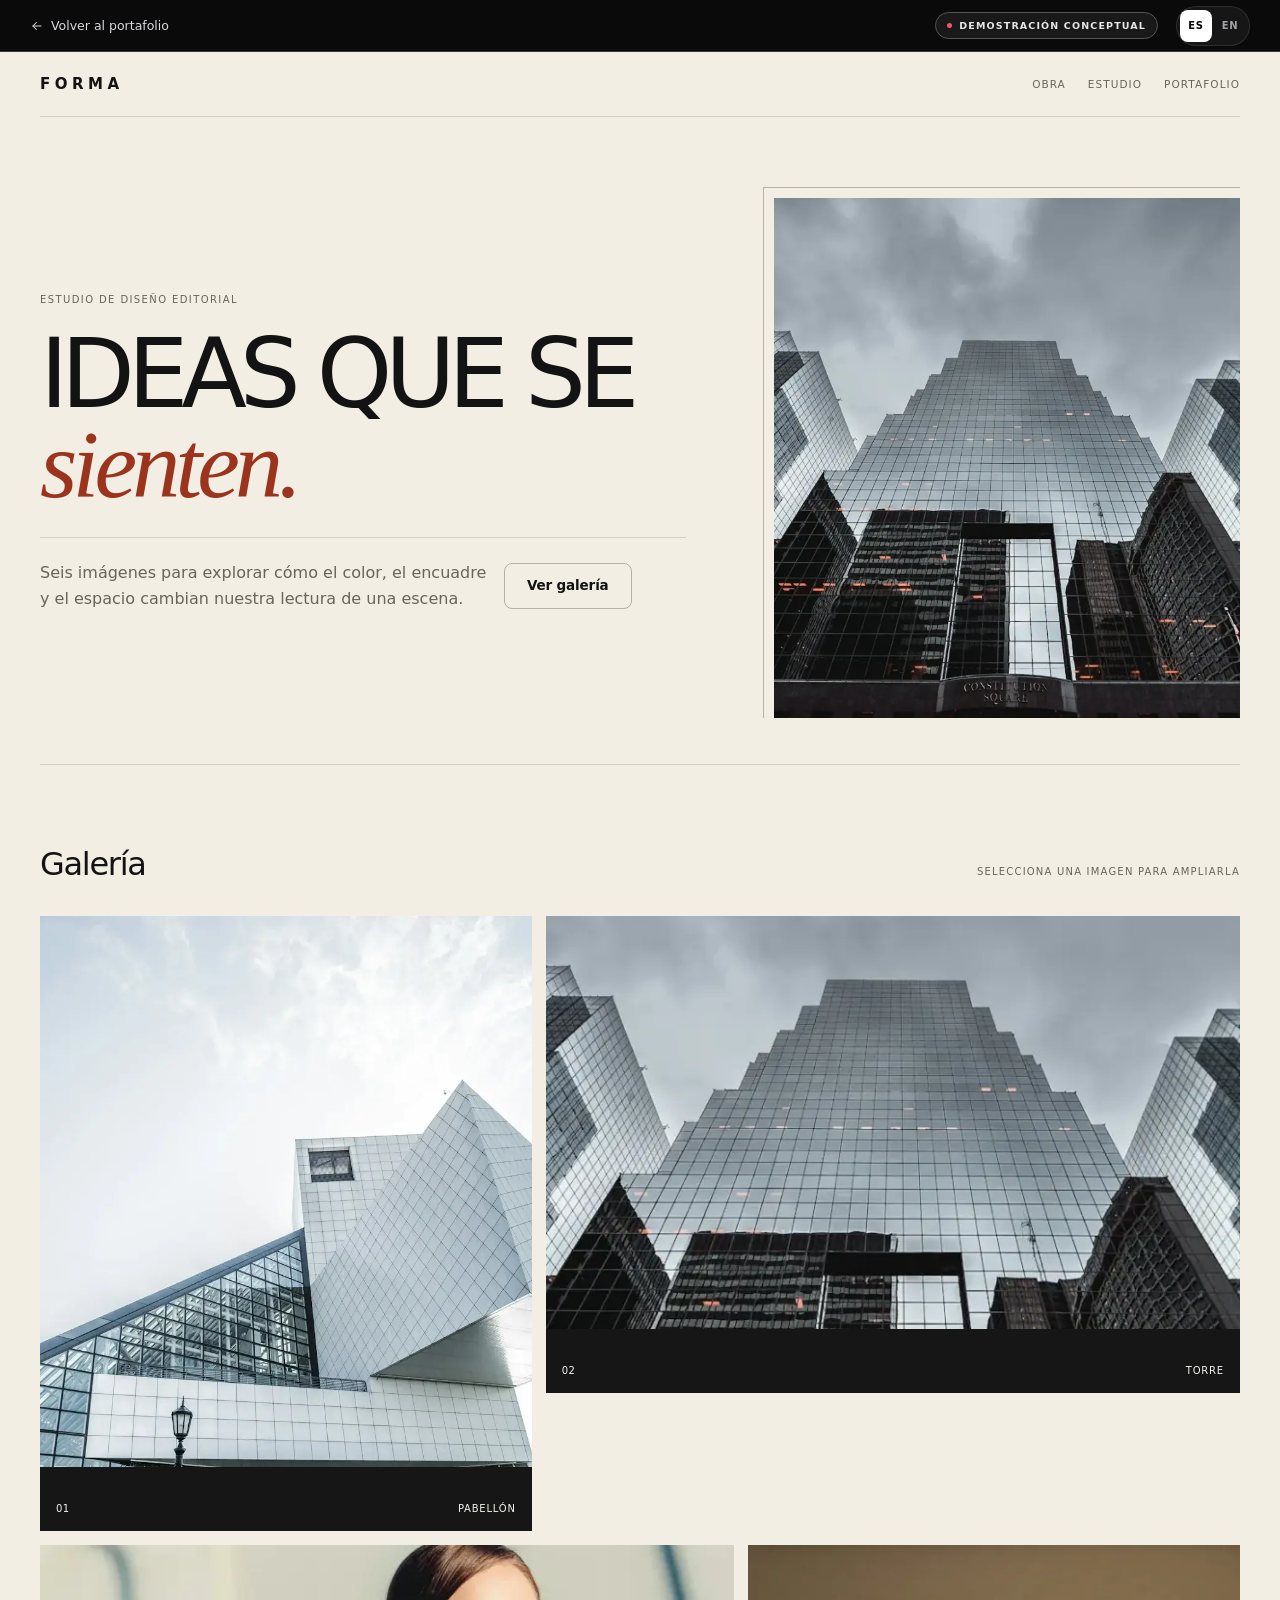
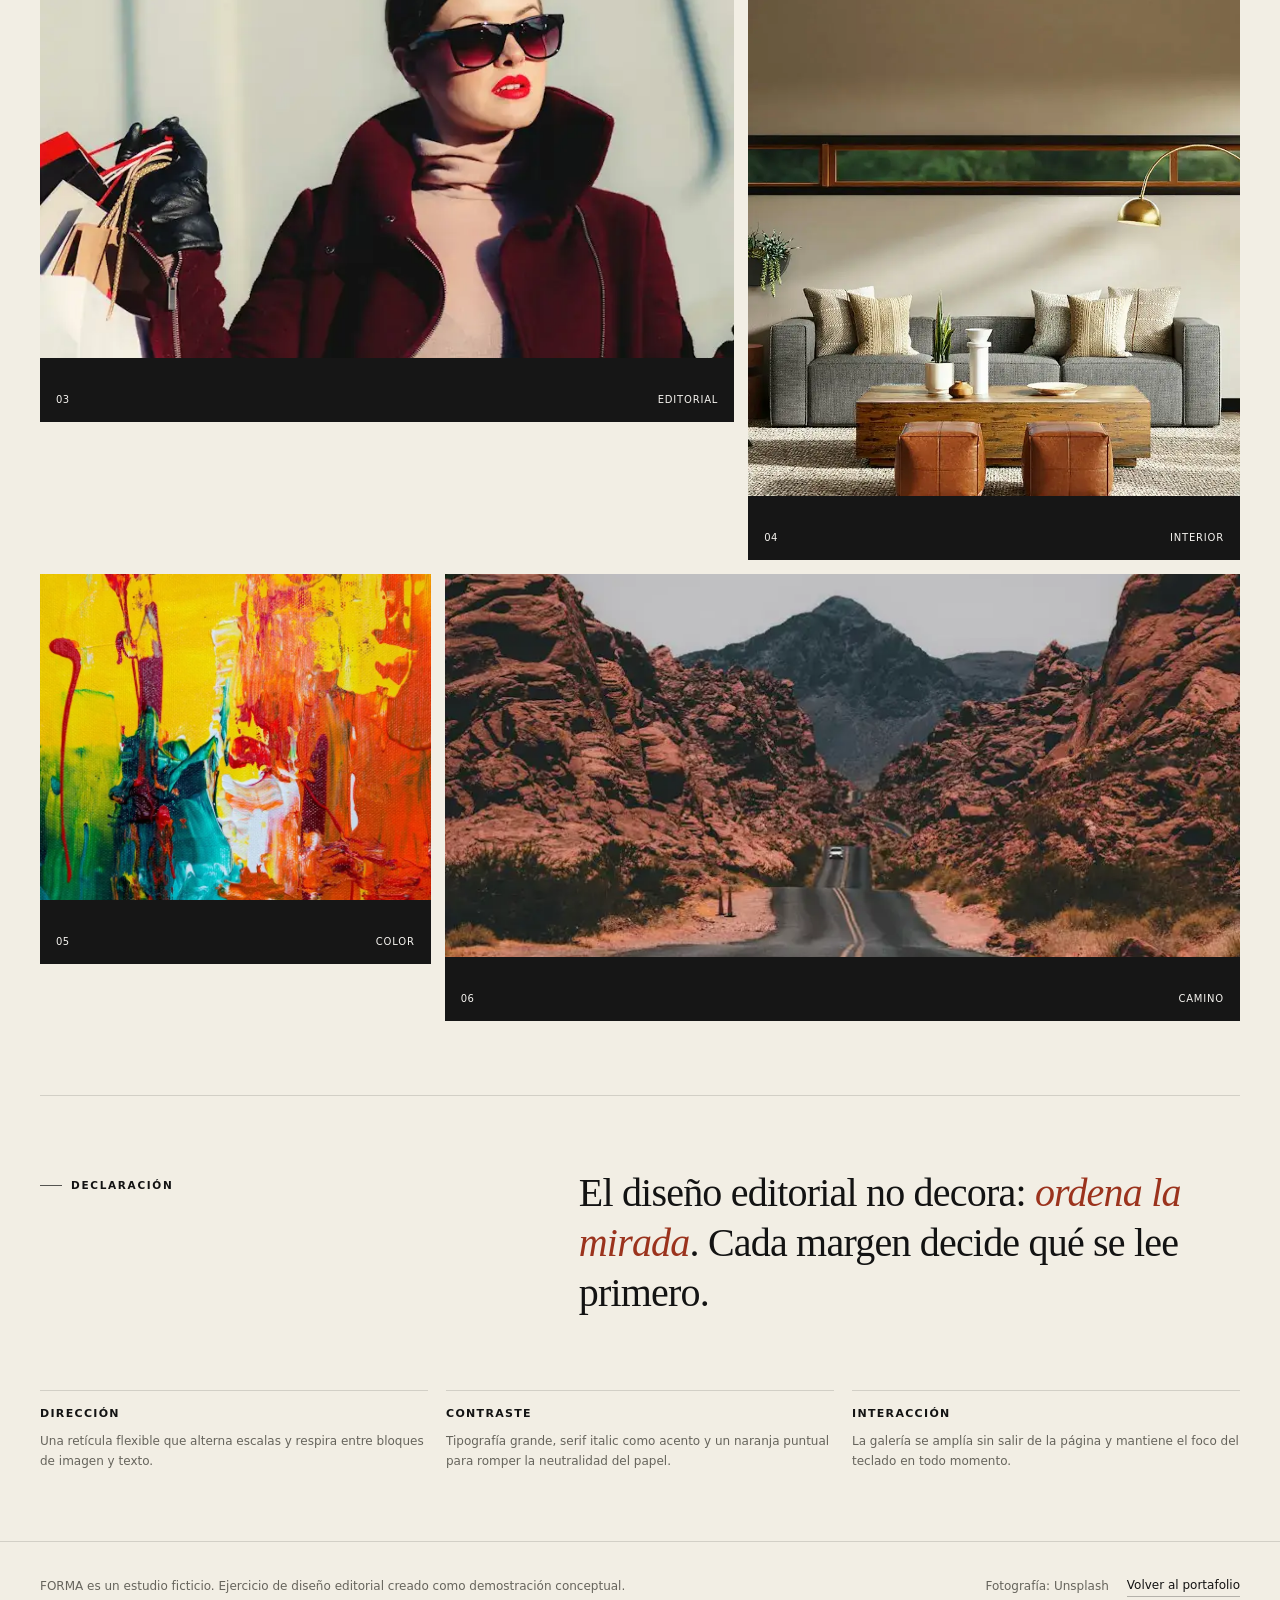
<file: demos/creative.html>
<!DOCTYPE html>
<html lang="es">
<head>
  <meta charset="UTF-8">
  <meta name="viewport" content="width=device-width, initial-scale=1.0">
  <title>FORMA — galería editorial interactiva | Portafolio</title>
  <meta name="description" content="Sitio editorial con seis fotografías y una galería ampliable que se puede recorrer con el teclado." data-en-description="Editorial site with six photographs and a keyboard-accessible gallery.">
  <meta name="robots" content="noindex, follow">
  <meta name="theme-color" content="#efece4">
  <link rel="icon" href="data:image/svg+xml,%3Csvg xmlns='http://www.w3.org/2000/svg' viewBox='0 0 64 64'%3E%3Crect width='64' height='64' rx='14' fill='%23efece4'/%3E%3Ctext x='32' y='42' font-family='Arial' font-size='24' font-weight='700' fill='%23ff4a24' text-anchor='middle'%3EF%3C/text%3E%3C/svg%3E">
  <link rel="stylesheet" href="../css/demos.css?v=8">
</head>

<body class="theme-creative" data-title-es="FORMA — galería editorial interactiva | Portafolio" data-title-en="FORMA — interactive editorial gallery | Portfolio">
  <a class="skip-link" href="#demo-main" data-es="Saltar al contenido" data-en="Skip to content">Saltar al contenido</a>

  <header class="demo-bar">
    <a class="demo-back" href="../index.html#proyectos">
      <svg viewBox="0 0 24 24" fill="none" stroke="currentColor" stroke-width="1.8" stroke-linecap="round" stroke-linejoin="round" aria-hidden="true"><path d="M19 12H5"/><path d="m11 6-6 6 6 6"/></svg>
      <span data-es="Volver al portafolio" data-en="Back to portfolio">Volver al portafolio</span>
    </a>
    <span class="demo-tag"><i aria-hidden="true"></i><span data-es="Demostración conceptual" data-en="Concept demo">Demostración conceptual</span></span>
    <div class="demo-lang" role="group" aria-label="Seleccionar idioma" data-es-aria="Seleccionar idioma" data-en-aria="Select language">
      <button type="button" data-demo-lang="es" aria-pressed="true">ES</button>
      <button type="button" data-demo-lang="en" aria-pressed="false">EN</button>
    </div>
  </header>

  <main tabindex="-1" id="demo-main">
    <div class="d-wrap">
      <nav class="cr-nav" aria-label="FORMA" data-es-aria="Navegación de FORMA" data-en-aria="FORMA navigation">
        <a class="cr-brand" href="#demo-main">FORMA</a>
        <div class="cr-links">
          <a href="#obra" data-es="Obra" data-en="Work">Obra</a>
          <a href="#estudio" data-es="Estudio" data-en="Studio">Estudio</a>
          <a href="../index.html#proyectos" data-es="Portafolio" data-en="Portfolio">Portafolio</a>
        </div>
      </nav>

      <section class="cr-hero" aria-labelledby="cr-title">
        <div class="cr-hero-copy reveal">
          <p class="cr-hero-top" data-es="Estudio de diseño editorial" data-en="Editorial design studio">Estudio de diseño editorial</p>
          <h1 id="cr-title">
            <span data-es="Ideas que se" data-en="Ideas that">Ideas que se</span>
            <em data-es="sienten." data-en="feel.">sienten.</em>
          </h1>
          <div class="cr-hero-foot">
            <p data-es="Seis imágenes para explorar cómo el color, el encuadre y el espacio cambian nuestra lectura de una escena." data-en="Six images explore how colour, framing and space change the way we read a scene.">Seis imágenes para explorar cómo el color, el encuadre y el espacio cambian nuestra lectura de una escena.</p>
            <a class="d-btn d-btn-outline" href="#obra" data-es="Ver galería" data-en="View gallery">Ver galería</a>
          </div>
        </div>
        <figure class="cr-hero-photo reveal">
          <img src="../assets/images/creative/gallery-2.webp?v=9" srcset="../assets/images/creative/gallery-2-720.webp?v=9 720w, ../assets/images/creative/gallery-2.webp?v=9 800w" sizes="(max-width: 780px) 95vw, (max-width: 1248px) 37vw, 475px" width="800" height="1000" fetchpriority="high" alt="Torres fotografiadas desde la calle en contrapicado" data-es-alt="Torres fotografiadas desde la calle en contrapicado" data-en-alt="Tower blocks photographed from street level">
        </figure>
      </section>
    </div>

    <div class="d-wrap">
      <section class="cr-gallery" id="obra" aria-labelledby="gallery-title">
        <div class="cr-gallery-head">
          <h2 id="gallery-title" data-es="Galería" data-en="Gallery">Galería</h2>
          <span data-es="Selecciona una imagen para ampliarla" data-en="Select an image to enlarge it">Selecciona una imagen para ampliarla</span>
        </div>

        <div class="cr-grid">
          <button class="cr-item reveal" type="button" data-full="../assets/images/creative/gallery-1.webp?v=9" data-caption-es="Pabellón · Arquitectura" data-caption-en="Pavilion · Architecture" data-es-alt="Pabellón de arquitectura contemporánea" data-en-alt="Contemporary architecture pavilion">
            <img src="../assets/images/creative/gallery-1.webp?v=9" width="800" height="1000" loading="lazy" fetchpriority="low" decoding="async" alt="Pabellón de arquitectura contemporánea" data-es-alt="Pabellón de arquitectura contemporánea" data-en-alt="Contemporary architecture pavilion">
            <span class="cr-cap"><b>01</b><span data-es="Pabellón" data-en="Pavilion">Pabellón</span></span>
          </button>

          <button class="cr-item reveal" type="button" style="--delay: 60ms" data-full="../assets/images/creative/gallery-2.webp?v=9" data-caption-es="Torre · Ciudad" data-caption-en="Tower · City" data-es-alt="Rascacielos vistos desde la calle" data-en-alt="Skyscrapers seen from the street">
            <img src="../assets/images/creative/gallery-2.webp?v=9" srcset="../assets/images/creative/gallery-2-720.webp?v=9 720w, ../assets/images/creative/gallery-2.webp?v=9 800w" sizes="(max-width: 780px) 95vw, (max-width: 1248px) 37vw, 475px" width="800" height="1000" loading="lazy" fetchpriority="low" alt="Rascacielos vistos desde la calle" data-es-alt="Rascacielos vistos desde la calle" data-en-alt="Skyscrapers seen from the street">
            <span class="cr-cap"><b>02</b><span data-es="Torre" data-en="Tower">Torre</span></span>
          </button>

          <button class="cr-item reveal" type="button" data-full="../assets/images/creative/gallery-3.webp?v=9" data-caption-es="Editorial · Moda" data-caption-en="Editorial · Fashion" data-es-alt="Retrato editorial de moda en la calle" data-en-alt="Street fashion editorial portrait">
            <img src="../assets/images/creative/gallery-3.webp?v=9" width="800" height="1000" loading="lazy" fetchpriority="low" alt="Retrato editorial de moda en la calle" data-es-alt="Retrato editorial de moda en la calle" data-en-alt="Street fashion editorial portrait">
            <span class="cr-cap"><b>03</b><span data-es="Editorial" data-en="Editorial">Editorial</span></span>
          </button>

          <button class="cr-item reveal" type="button" style="--delay: 60ms" data-full="../assets/images/creative/gallery-4.webp?v=9" data-caption-es="Interior · Materia" data-caption-en="Interior · Matter" data-es-alt="Interior cálido con muebles de madera" data-en-alt="Warm interior with wooden furniture">
            <img src="../assets/images/creative/gallery-4.webp?v=9" width="800" height="1000" loading="lazy" fetchpriority="low" alt="Interior cálido con muebles de madera" data-es-alt="Interior cálido con muebles de madera" data-en-alt="Warm interior with wooden furniture">
            <span class="cr-cap"><b>04</b><span data-es="Interior" data-en="Interior">Interior</span></span>
          </button>

          <button class="cr-item reveal" type="button" data-full="../assets/images/creative/gallery-5.webp?v=9" data-caption-es="Color · Obra" data-caption-en="Colour · Artwork" data-es-alt="Pintura abstracta con colores intensos" data-en-alt="Abstract painting with intense colours">
            <img src="../assets/images/creative/gallery-5.webp?v=9" width="800" height="1000" loading="lazy" fetchpriority="low" alt="Pintura abstracta con colores intensos" data-es-alt="Pintura abstracta con colores intensos" data-en-alt="Abstract painting with intense colours">
            <span class="cr-cap"><b>05</b><span data-es="Color" data-en="Colour">Color</span></span>
          </button>

          <button class="cr-item reveal" type="button" style="--delay: 60ms" data-full="../assets/images/creative/gallery-6.webp?v=9" data-caption-es="Camino · Paisaje" data-caption-en="Road · Landscape" data-es-alt="Carretera recta atravesando un paisaje desértico" data-en-alt="Straight road crossing a desert landscape">
            <img src="../assets/images/creative/gallery-6.webp?v=9" width="800" height="1000" loading="lazy" fetchpriority="low" alt="Carretera recta atravesando un paisaje desértico" data-es-alt="Carretera recta atravesando un paisaje desértico" data-en-alt="Straight road crossing a desert landscape">
            <span class="cr-cap"><b>06</b><span data-es="Camino" data-en="Road">Camino</span></span>
          </button>
        </div>
      </section>

      <section class="cr-statement" id="estudio" aria-labelledby="studio-title">
        <div>
          <span class="d-kicker" id="studio-title" data-es="Declaración" data-en="Statement">Declaración</span>
        </div>
        <div>
          <blockquote><span data-es="El diseño editorial no decora:" data-en="Editorial design does not decorate:">El diseño editorial no decora:</span> <em data-es="ordena la mirada" data-en="it orders the gaze">ordena la mirada</em><span data-es=". Cada margen decide qué se lee primero." data-en=". Every margin decides what is read first.">. Cada margen decide qué se lee primero.</span></blockquote>
        </div>
      </section>

      <section class="cr-about" aria-label="Sobre el ejercicio" data-es-aria="Sobre el ejercicio" data-en-aria="About the exercise">
        <div>
          <h3 data-es="Dirección" data-en="Direction">Dirección</h3>
          <p data-es="Una retícula flexible que alterna escalas y respira entre bloques de imagen y texto." data-en="A flexible grid that alternates scales and breathes between image and text blocks.">Una retícula flexible que alterna escalas y respira entre bloques de imagen y texto.</p>
        </div>
        <div>
          <h3 data-es="Contraste" data-en="Contrast">Contraste</h3>
          <p data-es="Tipografía grande, serif italic como acento y un naranja puntual para romper la neutralidad del papel." data-en="Large type, italic serif accents and a single orange note to break the neutrality of paper.">Tipografía grande, serif italic como acento y un naranja puntual para romper la neutralidad del papel.</p>
        </div>
        <div>
          <h3 data-es="Interacción" data-en="Interaction">Interacción</h3>
          <p data-es="La galería se amplía sin salir de la página y mantiene el foco del teclado en todo momento." data-en="The gallery expands without leaving the page and keeps keyboard focus at all times.">La galería se amplía sin salir de la página y mantiene el foco del teclado en todo momento.</p>
        </div>
      </section>
    </div>
  </main>

  <footer class="demo-footer">
    <div class="d-wrap demo-footer-in">
      <p data-es="FORMA es un estudio ficticio. Ejercicio de diseño editorial creado como demostración conceptual." data-en="FORMA is a fictional studio. An editorial design exercise created as a concept demo.">FORMA es un estudio ficticio. Ejercicio de diseño editorial creado como demostración conceptual.</p>
      <p class="demo-footer-links">
        <span data-es="Fotografía: Unsplash" data-en="Photography: Unsplash">Fotografía: Unsplash</span>
        <a href="../index.html#proyectos" data-es="Volver al portafolio" data-en="Back to portfolio">Volver al portafolio</a>
      </p>
    </div>
  </footer>

  <dialog class="cr-lightbox" id="lightbox" aria-label="Galería ampliada" data-es-aria="Galería ampliada" data-en-aria="Enlarged gallery">
    <div class="cr-lightbox-bar">
      <span data-lightbox-caption role="status"></span>
      <button type="button" data-lightbox-close autofocus aria-label="Cerrar" data-es-aria="Cerrar" data-en-aria="Close">
        <svg viewBox="0 0 24 24" fill="none" stroke="currentColor" stroke-width="2" stroke-linecap="round" aria-hidden="true"><path d="m6 6 12 12"/><path d="m18 6-12 12"/></svg>
      </button>
    </div>
    <img alt="" width="800" height="1000">
    <p class="lightbox-error" data-lightbox-error hidden data-es="No se pudo cargar esta imagen. Puedes pasar a otra." data-en="This image could not load. You can move to another one.">No se pudo cargar esta imagen. Puedes pasar a otra.</p>
    <div class="lightbox-controls">
      <button type="button" data-lightbox-step="-1" data-es="Anterior" data-en="Previous">Anterior</button>
      <button type="button" data-lightbox-step="1" data-es="Siguiente" data-en="Next">Siguiente</button>
    </div>
  </dialog>

  <script src="../js/demos.js?v=9" defer></script>
</body>
</html>
</file>
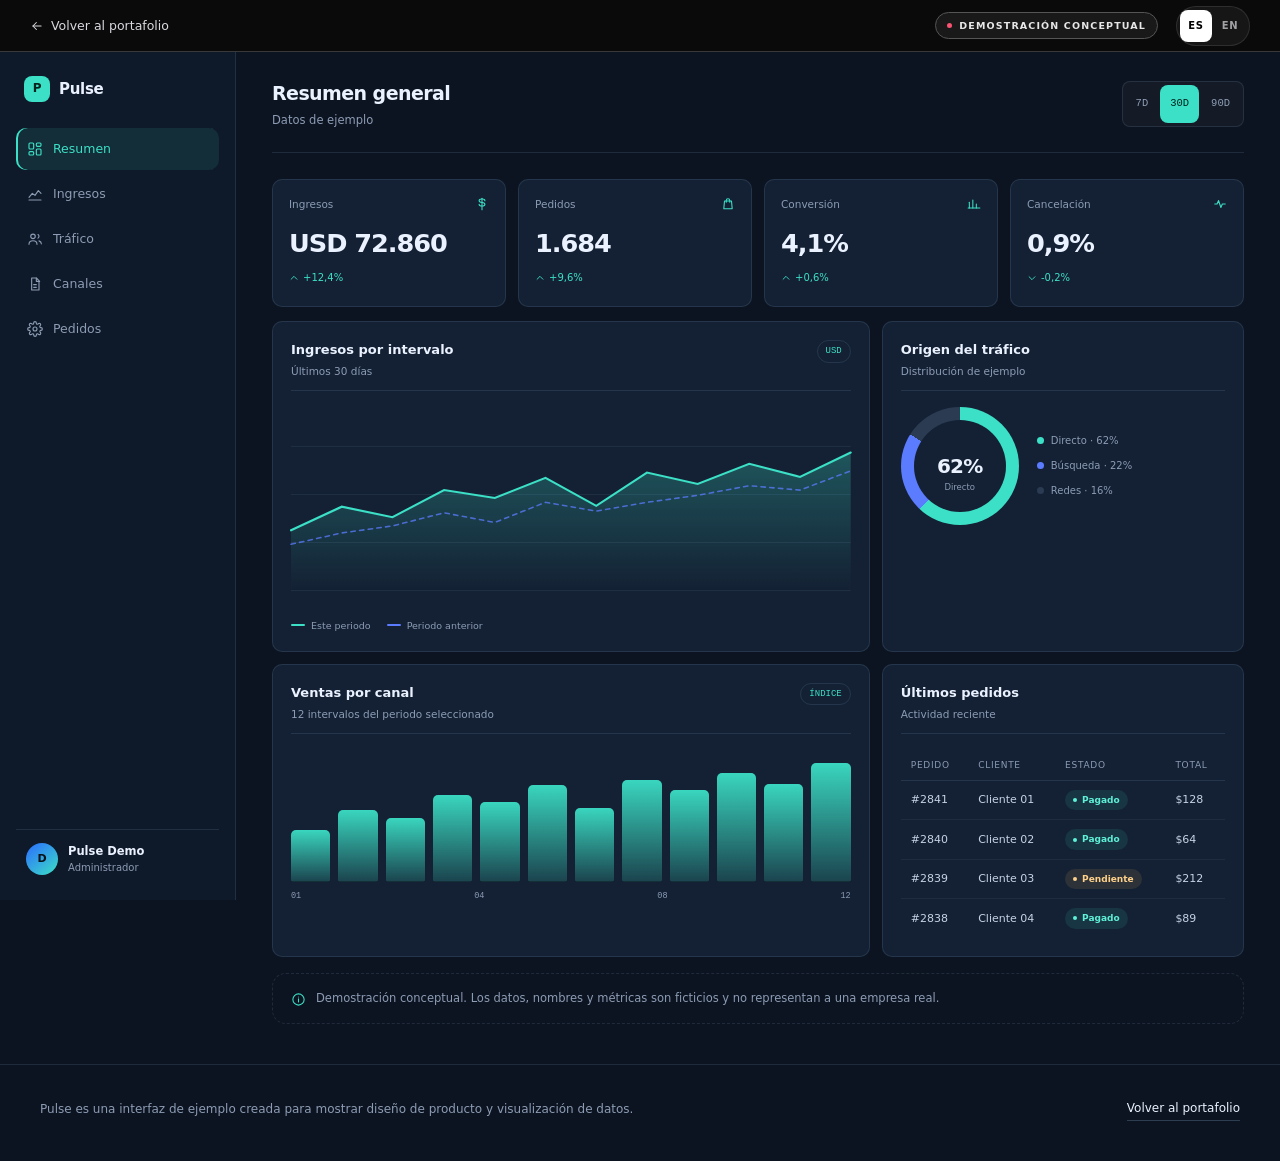
<file: demos/dashboard.html>
<!DOCTYPE html>
<html lang="es">
<head>
  <meta charset="UTF-8">
  <meta name="viewport" content="width=device-width, initial-scale=1.0">
  <title>Pulse — panel de datos de ejemplo | Portafolio</title>
  <meta name="description" content="Panel de ingresos, pedidos y conversión con gráficos, tablas y tres rangos de fechas de ejemplo." data-en-description="Revenue, orders and conversion dashboard with charts, tables and three sample date ranges.">
  <meta name="robots" content="noindex, follow">
  <meta name="theme-color" content="#070b12">
  <link rel="icon" href="data:image/svg+xml,%3Csvg xmlns='http://www.w3.org/2000/svg' viewBox='0 0 64 64'%3E%3Crect width='64' height='64' rx='14' fill='%23070b12'/%3E%3Ctext x='32' y='42' font-family='Arial' font-size='24' font-weight='700' fill='%233ce0c6' text-anchor='middle'%3EP%3C/text%3E%3C/svg%3E">
  <link rel="stylesheet" href="../css/demos.css?v=8">
</head>

<body class="theme-dash" data-title-es="Pulse — panel de datos de ejemplo | Portafolio" data-title-en="Pulse — sample data dashboard | Portfolio">
  <a class="skip-link" href="#demo-main" data-es="Saltar al contenido" data-en="Skip to content">Saltar al contenido</a>

  <header class="demo-bar">
    <a class="demo-back" href="../index.html#proyectos">
      <svg viewBox="0 0 24 24" fill="none" stroke="currentColor" stroke-width="1.8" stroke-linecap="round" stroke-linejoin="round" aria-hidden="true"><path d="M19 12H5"/><path d="m11 6-6 6 6 6"/></svg>
      <span data-es="Volver al portafolio" data-en="Back to portfolio">Volver al portafolio</span>
    </a>
    <span class="demo-tag"><i aria-hidden="true"></i><span data-es="Demostración conceptual" data-en="Concept demo">Demostración conceptual</span></span>
    <div class="demo-lang" role="group" aria-label="Seleccionar idioma" data-es-aria="Seleccionar idioma" data-en-aria="Select language">
      <button type="button" data-demo-lang="es" aria-pressed="true">ES</button>
      <button type="button" data-demo-lang="en" aria-pressed="false">EN</button>
    </div>
  </header>

  <div class="dash-shell">
    <aside class="dash-side">
      <a class="dash-logo" href="#demo-main"><span aria-hidden="true">P</span>Pulse</a>

      <nav class="dash-nav" aria-label="Panel" data-es-aria="Navegación del panel" data-en-aria="Dashboard navigation">
        <a class="is-active" href="#demo-main" aria-current="location" aria-label="Resumen" data-es-aria="Resumen" data-en-aria="Overview">
          <svg viewBox="0 0 24 24" fill="none" stroke="currentColor" stroke-width="1.7" stroke-linecap="round" stroke-linejoin="round" aria-hidden="true"><rect x="3" y="3" width="7" height="9" rx="1.5"/><rect x="14" y="3" width="7" height="5" rx="1.5"/><rect x="14" y="12" width="7" height="9" rx="1.5"/><rect x="3" y="16" width="7" height="5" rx="1.5"/></svg>
          <span data-es="Resumen" data-en="Overview">Resumen</span>
        </a>
        <a href="#ingresos" aria-label="Ingresos" data-es-aria="Ingresos" data-en-aria="Revenue">
          <svg viewBox="0 0 24 24" fill="none" stroke="currentColor" stroke-width="1.7" stroke-linecap="round" stroke-linejoin="round" aria-hidden="true"><path d="M3 17l5-6 4 3 5-7 4 4"/><path d="M3 21h18"/></svg>
          <span data-es="Ingresos" data-en="Revenue">Ingresos</span>
        </a>
        <a href="#trafico" aria-label="Tráfico" data-es-aria="Tráfico" data-en-aria="Traffic">
          <svg viewBox="0 0 24 24" fill="none" stroke="currentColor" stroke-width="1.7" stroke-linecap="round" stroke-linejoin="round" aria-hidden="true"><circle cx="9" cy="8" r="3.4"/><path d="M3 20c0-3.2 2.7-5.4 6-5.4s6 2.2 6 5.4"/><path d="M16.5 5.3a3.2 3.2 0 0 1 0 5.4"/><path d="M18 14.8c2.1.6 3.5 2.3 3.5 4.5"/></svg>
          <span data-es="Tráfico" data-en="Traffic">Tráfico</span>
        </a>
        <a href="#canales" aria-label="Canales" data-es-aria="Canales" data-en-aria="Channels">
          <svg viewBox="0 0 24 24" fill="none" stroke="currentColor" stroke-width="1.7" stroke-linecap="round" stroke-linejoin="round" aria-hidden="true"><path d="M7 3h7l4 4v14H7z"/><path d="M14 3v5h5"/><path d="M10 13h4"/><path d="M10 17h4"/></svg>
          <span data-es="Canales" data-en="Channels">Canales</span>
        </a>
        <a href="#pedidos" aria-label="Pedidos" data-es-aria="Pedidos" data-en-aria="Orders">
          <svg viewBox="0 0 24 24" fill="none" stroke="currentColor" stroke-width="1.7" stroke-linecap="round" stroke-linejoin="round" aria-hidden="true"><circle cx="12" cy="12" r="3"/><path d="M19.4 15a1.6 1.6 0 0 0 .3 1.8l.1.1a2 2 0 1 1-2.8 2.8l-.1-.1a1.6 1.6 0 0 0-1.8-.3 1.6 1.6 0 0 0-1 1.5V21a2 2 0 1 1-4 0v-.2a1.6 1.6 0 0 0-1-1.5 1.6 1.6 0 0 0-1.8.3l-.1.1a2 2 0 1 1-2.8-2.8l.1-.1a1.6 1.6 0 0 0 .3-1.8 1.6 1.6 0 0 0-1.5-1H3a2 2 0 1 1 0-4h.2a1.6 1.6 0 0 0 1.5-1 1.6 1.6 0 0 0-.3-1.8l-.1-.1a2 2 0 1 1 2.8-2.8l.1.1a1.6 1.6 0 0 0 1.8.3H9a1.6 1.6 0 0 0 1-1.5V3a2 2 0 1 1 4 0v.2a1.6 1.6 0 0 0 1 1.5 1.6 1.6 0 0 0 1.8-.3l.1-.1a2 2 0 1 1 2.8 2.8l-.1.1a1.6 1.6 0 0 0-.3 1.8V9a1.6 1.6 0 0 0 1.5 1H21a2 2 0 1 1 0 4h-.2a1.6 1.6 0 0 0-1.4 1Z"/></svg>
          <span data-es="Pedidos" data-en="Orders">Pedidos</span>
        </a>
      </nav>

      <div class="dash-side-foot">
        <span class="dash-avatar" aria-hidden="true">D</span>
        <div>
          <b>Pulse Demo</b>
          <small data-es="Administrador" data-en="Administrator">Administrador</small>
        </div>
      </div>
    </aside>

    <main tabindex="-1" class="dash-main" id="demo-main">
      <div class="dash-top">
        <div>
          <h1 data-es="Resumen general" data-en="Overview">Resumen general</h1>
          <p data-es="Datos de ejemplo" data-en="Sample data">Datos de ejemplo</p>
        </div>
        <div class="dash-range" role="group" aria-label="Rango de fechas" data-es-aria="Rango de fechas" data-en-aria="Date range" data-range-group>
          <button type="button" data-range="7d" aria-pressed="false">7D</button>
          <button type="button" data-range="30d" aria-pressed="true">30D</button>
          <button type="button" data-range="90d" aria-pressed="false">90D</button>
        </div>
      </div>

      <section class="dash-kpis" aria-label="Indicadores principales" data-es-aria="Indicadores principales" data-en-aria="Key metrics">
        <article class="kpi">
          <p class="kpi-label">
            <span data-es="Ingresos" data-en="Revenue">Ingresos</span>
            <svg viewBox="0 0 24 24" fill="none" stroke="currentColor" stroke-width="1.8" stroke-linecap="round" stroke-linejoin="round" aria-hidden="true"><path d="M12 2v20"/><path d="M17 6.5c0-2-2.2-3-5-3s-5 1-5 3 2 2.5 5 3 5 1 5 3-2.2 3-5 3-5-1-5-3"/></svg>
          </p>
          <b class="kpi-value" data-kpi="revenue">$72.860</b>
          <span class="kpi-delta"><svg viewBox="0 0 24 24" fill="none" stroke="currentColor" stroke-width="2.2" stroke-linecap="round" stroke-linejoin="round" aria-hidden="true"><path d="M5 15l7-7 7 7"/></svg><span data-kpi-delta="revenue">+12,4%</span></span>
        </article>

        <article class="kpi">
          <p class="kpi-label">
            <span data-es="Pedidos" data-en="Orders">Pedidos</span>
            <svg viewBox="0 0 24 24" fill="none" stroke="currentColor" stroke-width="1.8" stroke-linecap="round" stroke-linejoin="round" aria-hidden="true"><path d="M6 7h12l1.2 13H4.8L6 7Z"/><path d="M9 9V6a3 3 0 0 1 6 0v3"/></svg>
          </p>
          <b class="kpi-value" data-kpi="orders">1.684</b>
          <span class="kpi-delta"><svg viewBox="0 0 24 24" fill="none" stroke="currentColor" stroke-width="2.2" stroke-linecap="round" stroke-linejoin="round" aria-hidden="true"><path d="M5 15l7-7 7 7"/></svg><span data-kpi-delta="orders">+9,6%</span></span>
        </article>

        <article class="kpi">
          <p class="kpi-label">
            <span data-es="Conversión" data-en="Conversion">Conversión</span>
            <svg viewBox="0 0 24 24" fill="none" stroke="currentColor" stroke-width="1.8" stroke-linecap="round" stroke-linejoin="round" aria-hidden="true"><path d="M4 19V9"/><path d="M10 19V5"/><path d="M16 19v-7"/><path d="M22 19H2"/></svg>
          </p>
          <b class="kpi-value" data-kpi="conversion">4,1%</b>
          <span class="kpi-delta"><svg viewBox="0 0 24 24" fill="none" stroke="currentColor" stroke-width="2.2" stroke-linecap="round" stroke-linejoin="round" aria-hidden="true"><path d="M5 15l7-7 7 7"/></svg><span data-kpi-delta="conversion">+0,6%</span></span>
        </article>

        <article class="kpi">
          <p class="kpi-label">
            <span data-es="Cancelación" data-en="Churn">Cancelación</span>
            <svg viewBox="0 0 24 24" fill="none" stroke="currentColor" stroke-width="1.8" stroke-linecap="round" stroke-linejoin="round" aria-hidden="true"><path d="M3 12h4l2.5-6 4 12 2.5-6h5"/></svg>
          </p>
          <b class="kpi-value" data-kpi="churn">0,9%</b>
          <span class="kpi-delta"><svg viewBox="0 0 24 24" fill="none" stroke="currentColor" stroke-width="2.2" stroke-linecap="round" stroke-linejoin="round" aria-hidden="true"><path d="M5 15l7-7 7 7"/></svg><span data-kpi-delta="churn">-0,2%</span></span>
        </article>
      </section>

      <div class="dash-grid">
        <section class="panel" id="ingresos" aria-labelledby="revenue-title">
          <div class="panel-head">
            <div>
              <h2 id="revenue-title" data-es="Ingresos por intervalo" data-en="Revenue per interval">Ingresos por intervalo</h2>
              <p data-period role="status">Últimos 30 días</p>
            </div>
            <span class="panel-tag">USD</span>
          </div>
          <div class="chart-line">
            <svg viewBox="0 0 640 230" role="img" aria-label="Gráfico de ingresos con tendencia ascendente" data-es-aria="Gráfico de ingresos con tendencia ascendente" data-en-aria="Revenue chart with an upward trend">
              <defs>
                <linearGradient id="areaFill" x1="0" y1="0" x2="0" y2="1">
                  <stop offset="0%" stop-color="#3ce0c6" stop-opacity="0.28"/>
                  <stop offset="100%" stop-color="#3ce0c6" stop-opacity="0"/>
                </linearGradient>
              </defs>
              <g stroke="rgba(140,180,220,0.12)" stroke-width="1">
                <line x1="0" y1="45" x2="640" y2="45"/>
                <line x1="0" y1="100" x2="640" y2="100"/>
                <line x1="0" y1="155" x2="640" y2="155"/>
                <line x1="0" y1="210" x2="640" y2="210"/>
              </g>
              <path data-revenue-area d="M0 178 C 52 162, 78 120, 122 128 S 196 168, 238 136 S 306 74, 352 92 S 424 128, 464 86 S 556 44, 640 62 L640 210 L0 210 Z" fill="url(#areaFill)"/>
              <path data-revenue-line d="M0 178 C 52 162, 78 120, 122 128 S 196 168, 238 136 S 306 74, 352 92 S 424 128, 464 86 S 556 44, 640 62" fill="none" stroke="#3ce0c6" stroke-width="2.4" stroke-linecap="round"/>
              <path data-revenue-previous d="M0 196 C 62 190, 92 172, 136 178 S 214 194, 258 176 S 330 150, 376 158 S 452 172, 492 150 S 580 128, 640 136" fill="none" stroke="#5b7cff" stroke-width="1.8" stroke-linecap="round" stroke-dasharray="5 5" opacity="0.75"/>

            </svg>
            <div class="chart-legend">
              <span><i aria-hidden="true"></i><span data-es="Este periodo" data-en="This period">Este periodo</span></span>
              <span><i class="is-alt" aria-hidden="true"></i><span data-es="Periodo anterior" data-en="Previous period">Periodo anterior</span></span>
            </div>
          </div>
        </section>

        <section class="panel" id="trafico" aria-labelledby="traffic-title">
          <div class="panel-head">
            <div>
              <h2 id="traffic-title" data-es="Origen del tráfico" data-en="Traffic source">Origen del tráfico</h2>
              <p data-es="Distribución de ejemplo" data-en="Sample distribution">Distribución de ejemplo</p>
            </div>
          </div>
          <div class="donut-wrap">
            <div class="donut" role="img" aria-label="62% tráfico directo, 22% búsqueda, 16% redes" data-es-aria="62% tráfico directo, 22% búsqueda, 16% redes" data-en-aria="62% direct traffic, 22% search, 16% social">
              <b>62%</b>
              <small data-es="Directo" data-en="Direct">Directo</small>
            </div>
            <div class="donut-legend">
              <span><i aria-hidden="true"></i><span data-es="Directo · 62%" data-en="Direct · 62%">Directo · 62%</span></span>
              <span><i class="c2" aria-hidden="true"></i><span data-es="Búsqueda · 22%" data-en="Search · 22%">Búsqueda · 22%</span></span>
              <span><i class="c3" aria-hidden="true"></i><span data-es="Redes · 16%" data-en="Social · 16%">Redes · 16%</span></span>
            </div>
          </div>
        </section>

        <section class="panel" id="canales" aria-labelledby="channel-title">
          <div class="panel-head">
            <div>
              <h2 id="channel-title" data-es="Ventas por canal" data-en="Sales by channel">Ventas por canal</h2>
              <p data-es="12 intervalos del periodo seleccionado" data-en="12 intervals in the selected period">12 intervalos del periodo seleccionado</p>
            </div>
            <span class="panel-tag" data-es="ÍNDICE" data-en="INDEX">ÍNDICE</span>
          </div>
          <div class="bars" data-bars aria-hidden="true">
            <span style="--h: 42%"></span>
            <span style="--h: 58%"></span>
            <span style="--h: 51%"></span>
            <span style="--h: 70%"></span>
            <span style="--h: 64%"></span>
            <span style="--h: 78%"></span>
            <span style="--h: 59%"></span>
            <span style="--h: 82%"></span>
            <span style="--h: 74%"></span>
            <span style="--h: 88%"></span>
            <span style="--h: 79%"></span>
            <span style="--h: 96%"></span>
          </div>
          <div class="bars-axis" aria-hidden="true"><span>01</span><span>04</span><span>08</span><span>12</span></div>
        </section>

        <section class="panel" id="pedidos" aria-labelledby="orders-title">
          <div class="panel-head">
            <div>
              <h2 id="orders-title" data-es="Últimos pedidos" data-en="Recent orders">Últimos pedidos</h2>
              <p data-es="Actividad reciente" data-en="Recent activity">Actividad reciente</p>
            </div>
          </div>
          <div class="table-wrap" tabindex="0" role="region" aria-labelledby="orders-title">
            <table class="dash-table">
              <thead>
                <tr>
                  <th scope="col" data-es="Pedido" data-en="Order">Pedido</th>
                  <th scope="col" data-es="Cliente" data-en="Customer">Cliente</th>
                  <th scope="col" data-es="Estado" data-en="Status">Estado</th>
                  <th scope="col" data-es="Total" data-en="Total">Total</th>
                </tr>
              </thead>
              <tbody>
                <tr>
                  <td>#2841</td>
                  <td data-es="Cliente 01" data-en="Customer 01">Cliente 01</td>
                  <td><span class="status ok"><i aria-hidden="true"></i><span data-es="Pagado" data-en="Paid">Pagado</span></span></td>
                  <td>$128</td>
                </tr>
                <tr>
                  <td>#2840</td>
                  <td data-es="Cliente 02" data-en="Customer 02">Cliente 02</td>
                  <td><span class="status ok"><i aria-hidden="true"></i><span data-es="Pagado" data-en="Paid">Pagado</span></span></td>
                  <td>$64</td>
                </tr>
                <tr>
                  <td>#2839</td>
                  <td data-es="Cliente 03" data-en="Customer 03">Cliente 03</td>
                  <td><span class="status wait"><i aria-hidden="true"></i><span data-es="Pendiente" data-en="Pending">Pendiente</span></span></td>
                  <td>$212</td>
                </tr>
                <tr>
                  <td>#2838</td>
                  <td data-es="Cliente 04" data-en="Customer 04">Cliente 04</td>
                  <td><span class="status ok"><i aria-hidden="true"></i><span data-es="Pagado" data-en="Paid">Pagado</span></span></td>
                  <td>$89</td>
                </tr>
              </tbody>
            </table>
          </div>
        </section>
      </div>

      <p class="d-note" style="margin-top: 16px">
        <svg viewBox="0 0 24 24" fill="none" stroke="currentColor" stroke-width="1.7" stroke-linecap="round" stroke-linejoin="round" aria-hidden="true"><circle cx="12" cy="12" r="9"/><path d="M12 11v5"/><path d="M12 8h.01"/></svg>
        <span data-es="Demostración conceptual. Los datos, nombres y métricas son ficticios y no representan a una empresa real." data-en="Concept demo. All data, names and metrics are fictional and do not represent a real company.">Demostración conceptual. Los datos, nombres y métricas son ficticios y no representan a una empresa real.</span>
      </p>
    </main>
  </div>

  <footer class="demo-footer">
    <div class="d-wrap demo-footer-in">
      <p data-es="Pulse es una interfaz de ejemplo creada para mostrar diseño de producto y visualización de datos." data-en="Pulse is a sample interface created to showcase product design and data visualization.">Pulse es una interfaz de ejemplo creada para mostrar diseño de producto y visualización de datos.</p>
      <p class="demo-footer-links">
        <a href="../index.html#proyectos" data-es="Volver al portafolio" data-en="Back to portfolio">Volver al portafolio</a>
      </p>
    </div>
  </footer>

  <script src="../js/demos.js?v=9" defer></script>
</body>
</html>
</file>
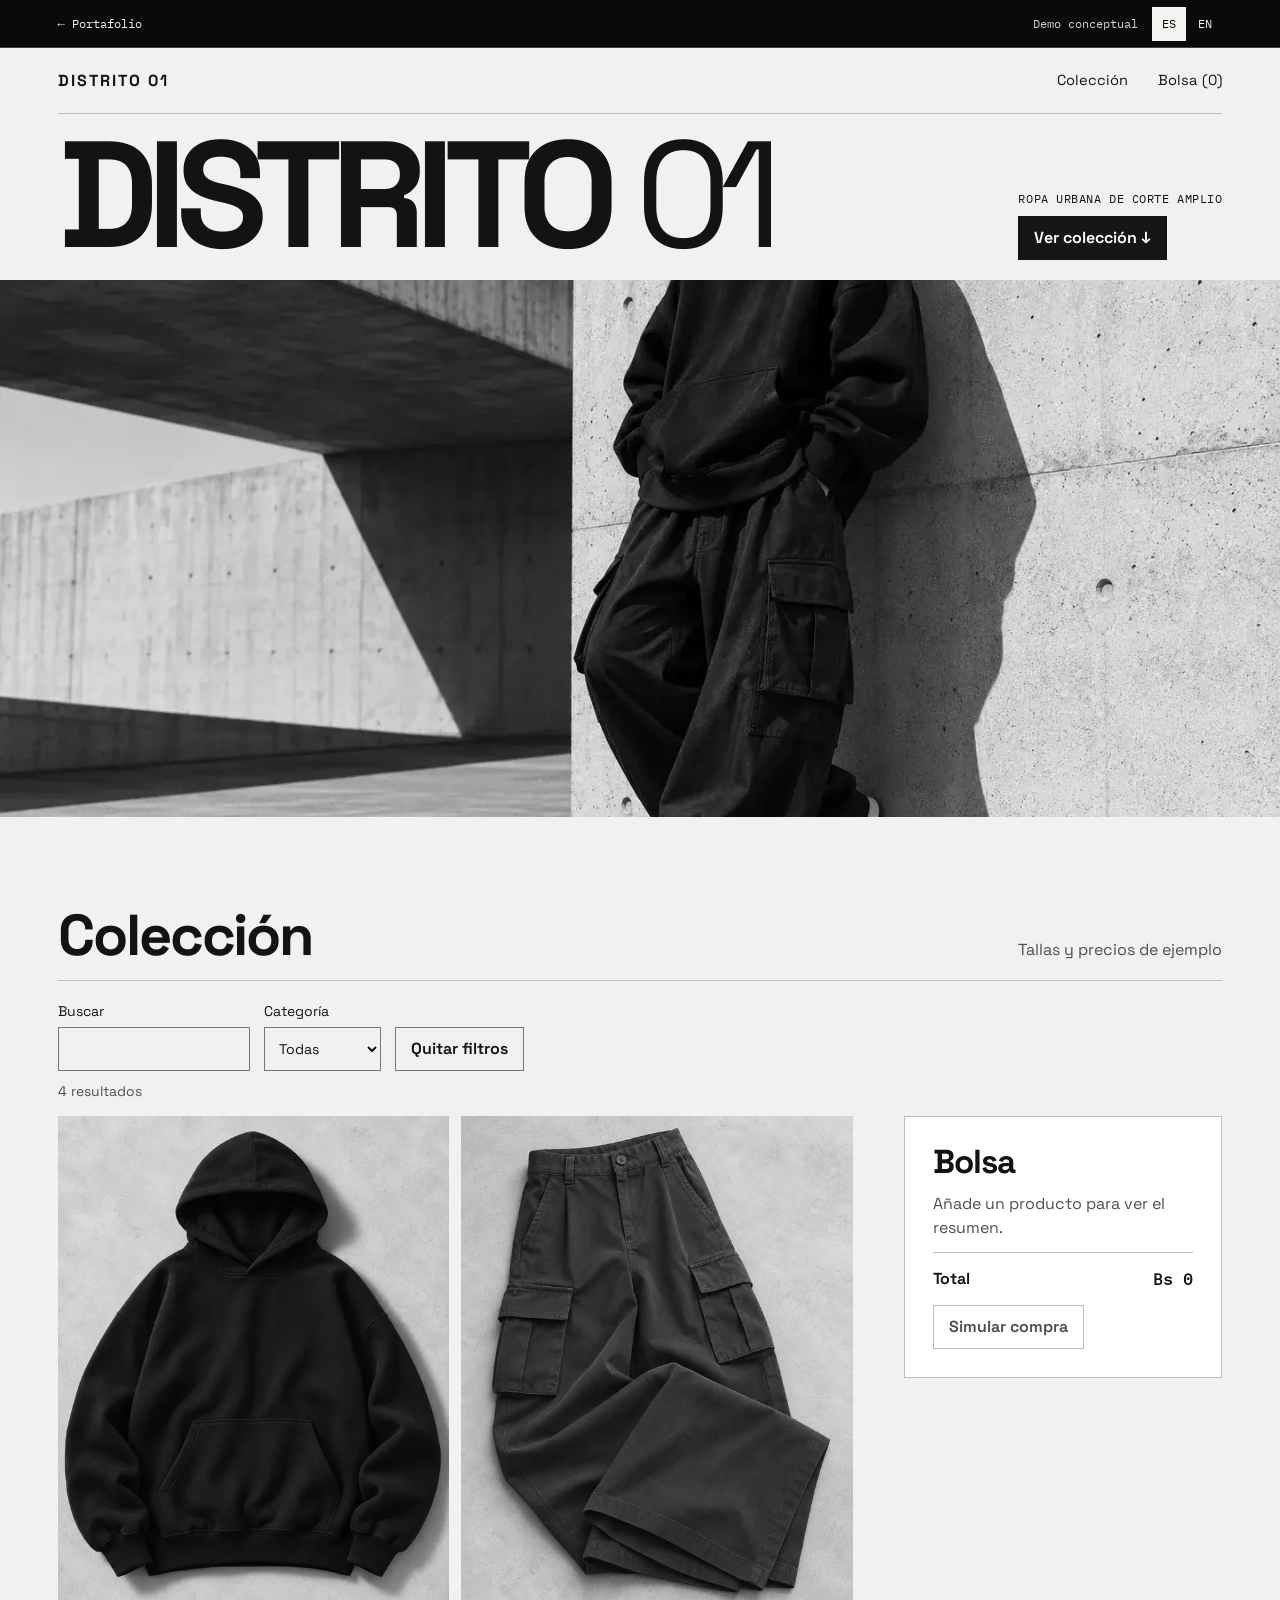
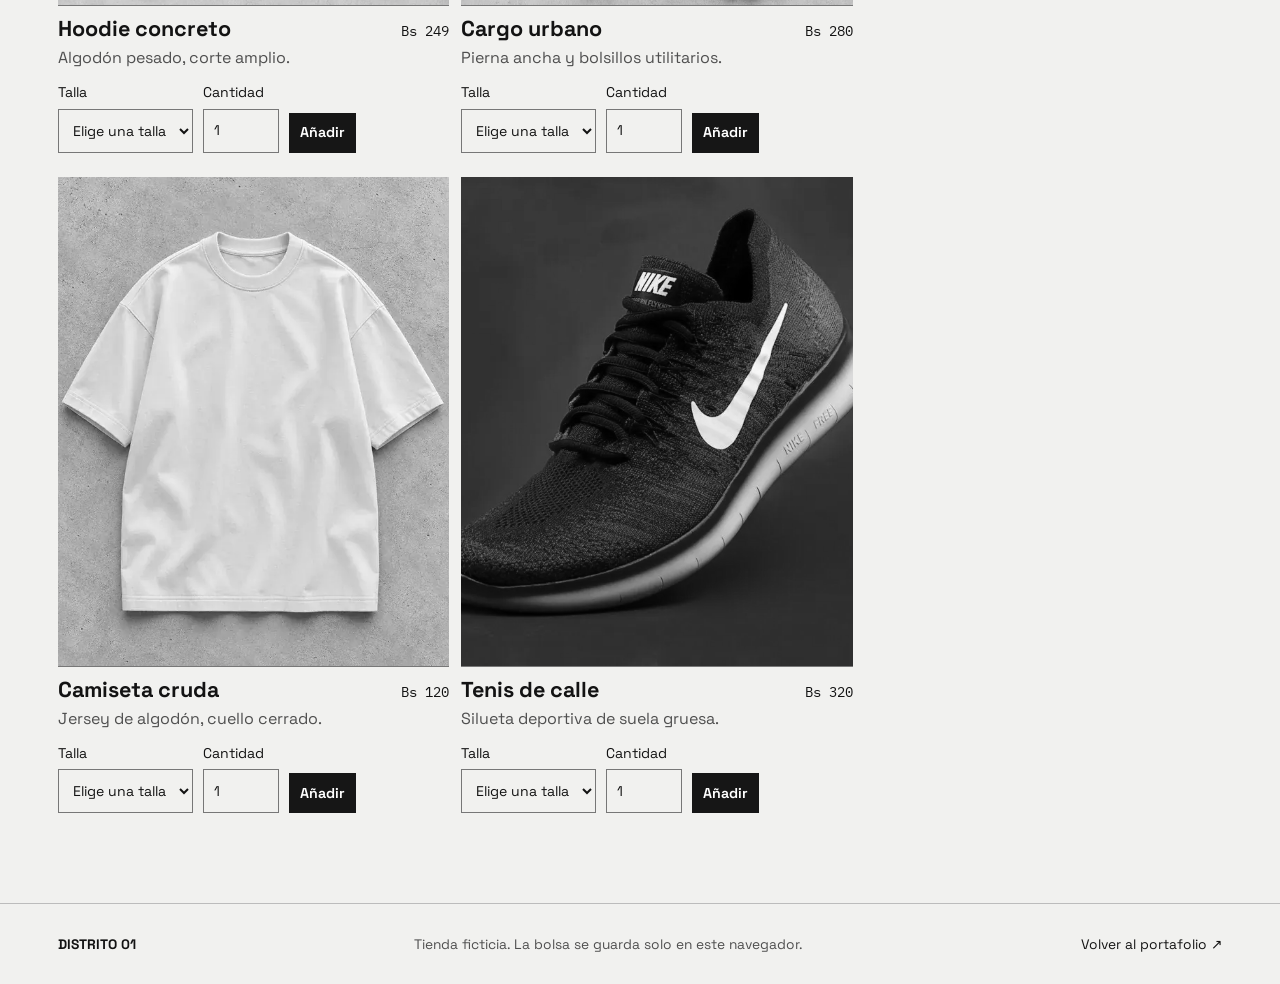
<file: demos/distrito.html>
<!doctype html>
<html lang="es">
<head>
  <meta charset="utf-8">
  <meta name="viewport" content="width=device-width, initial-scale=1">
  <meta name="description" content="Tienda ficticia de ropa urbana con búsqueda, filtros, tallas y una bolsa guardada en el navegador." data-en-description="Fictional streetwear shop with search, filters, sizing and a shopping bag saved in the browser.">
  <title>DISTRITO 01 — catálogo de ropa urbana | Portafolio</title>
  <meta name="robots" content="noindex, follow">
  <link rel="icon" href="../assets/icons/brand-mark.svg?v=8">
  <link rel="stylesheet" href="../css/commerce.css?v=8">
  <link rel="stylesheet" href="../css/distrito.css?v=8">
  <script src="../js/demos.js?v=9" defer></script>
  <script src="../js/commerce.js?v=8" defer></script>
</head>
<body class="theme-distrito" data-commerce="distrito" data-title-es="DISTRITO 01 — catálogo de ropa urbana | Portafolio" data-title-en="DISTRITO 01 — streetwear catalog | Portfolio">
  <a href="#demo-main" class="skip-link" data-es="Saltar al contenido" data-en="Skip to content">Saltar al contenido</a>
  <header class="demo-bar utility">
    <a href="../index.html#comerciales" class="demo-back" data-es="← Portafolio" data-en="← Portfolio">← Portafolio</a>
    <span class="utility-note" data-es="Demo conceptual" data-en="Concept demo">Demo conceptual</span>
    <div class="utility-languages" role="group" aria-label="Idioma" data-es-aria="Idioma" data-en-aria="Language">
      <button type="button" data-demo-lang="es" aria-pressed="true" lang="es">ES</button>
      <button type="button" data-demo-lang="en" aria-pressed="false" lang="en">EN</button>
    </div>
  </header>
  <main id="demo-main" tabindex="-1">
    <nav class="local-nav layout" aria-label="DISTRITO 01">
      <a class="wordmark" href="#demo-main">DISTRITO 01</a>
      <ul><li><a href="#catalogo" data-es="Colección" data-en="Collection">Colección</a></li><li><a href="#bolsa"><span data-es="Bolsa" data-en="Bag">Bolsa</span> <span data-basket-count>(0)</span></a></li></ul>
    </nav>

    <section class="district-hero" aria-labelledby="brand-title">
      <div class="layout district-heading">
        <h1 id="brand-title">DISTRITO <span>01</span></h1>
        <div><p class="kicker" data-es="Ropa urbana de corte amplio" data-en="Relaxed-fit streetwear">Ropa urbana de corte amplio</p><a href="#catalogo" class="c-btn" data-es="Ver colección ↓" data-en="View collection ↓">Ver colección ↓</a></div>
      </div>
      <figure><img src="../assets/images/commerce/distrito.webp?v=9" srcset="../assets/images/commerce/distrito-800.webp?v=9 800w, ../assets/images/commerce/distrito.webp?v=9 1440w" sizes="100vw" width="1440" height="960" alt="Ropa urbana oscura frente a arquitectura de concreto" data-es-alt="Ropa urbana oscura frente a arquitectura de concreto" data-en-alt="Dark streetwear against concrete architecture" fetchpriority="high"></figure>
    </section>
    <section class="layout c-section" id="catalogo" aria-labelledby="catalog-title">
      <header class="section-label"><h2 id="catalog-title" data-es="Colección" data-en="Collection">Colección</h2><p data-es="Tallas y precios de ejemplo" data-en="Sample sizes and prices">Tallas y precios de ejemplo</p></header>
      <fieldset class="filters" data-enhance disabled><legend class="sr-only"><span data-es="Filtrar catálogo" data-en="Filter catalog">Filtrar catálogo</span></legend><label><span data-es="Buscar" data-en="Search">Buscar</span><input type="search" data-search autocomplete="off"></label><label><span data-es="Categoría" data-en="Category">Categoría</span><select data-category><option value="all" data-es="Todas" data-en="All">Todas</option><option value="tops" data-es="Superiores" data-en="Tops">Superiores</option><option value="bottoms" data-es="Pantalones" data-en="Trousers">Pantalones</option><option value="footwear" data-es="Calzado" data-en="Footwear">Calzado</option></select></label><button class="c-btn subtle" type="button" data-clear-filters><span data-es="Quitar filtros" data-en="Clear filters">Quitar filtros</span></button></fieldset><p class="filter-status" role="status" data-filter-status></p>
      <div class="purchase-layout">
        <div><div class="fashion-grid" data-products><article class="product" data-product="hoodie" data-category-item="tops" data-price="249">
      <img src="../assets/images/commerce/district-hoodie.webp" width="600" height="750" alt="Hoodie concreto" data-es-alt="Hoodie concreto" data-en-alt="Concrete hoodie" loading="lazy" fetchpriority="low" decoding="async">
      <div class="product-info">
        <div class="product-heading"><h3 data-product-name data-es="Hoodie concreto" data-en="Concrete hoodie">Hoodie concreto</h3><strong>Bs 249</strong></div>
        <p data-product-description data-es="Algodón pesado, corte amplio." data-en="Heavyweight cotton, oversized cut.">Algodón pesado, corte amplio.</p>
        
        <form class="product-form" data-buy>
          <fieldset data-enhance disabled>
            <legend class="sr-only"><span data-es="Opciones del producto" data-en="Product options">Opciones del producto</span></legend>
            <label><span data-es="Talla" data-en="Size">Talla</span><select data-size required><option value="" data-es="Elige una talla" data-en="Choose a size">Elige una talla</option><option value="S" data-es="S" data-en="S">S</option><option value="M" data-es="M" data-en="M">M</option><option value="L" data-es="L" data-en="L">L</option><option value="XL" data-es="XL" data-en="XL">XL</option></select></label><label><span data-es="Cantidad" data-en="Quantity">Cantidad</span><input data-quantity type="number" min="1" max="9" step="1" value="1" required inputmode="numeric"></label>
            <button type="submit" class="c-btn small" aria-label="Añadir Hoodie concreto" data-es-aria="Añadir Hoodie concreto" data-en-aria="Add Concrete hoodie"><span data-es="Añadir" data-en="Add">Añadir</span></button>
            
          </fieldset>
        </form>
      </div>
    </article><article class="product" data-product="cargo" data-category-item="bottoms" data-price="280">
      <img src="../assets/images/commerce/district-cargo.webp" width="600" height="750" alt="Cargo urbano" data-es-alt="Cargo urbano" data-en-alt="Urban cargo trousers" loading="lazy" fetchpriority="low" decoding="async">
      <div class="product-info">
        <div class="product-heading"><h3 data-product-name data-es="Cargo urbano" data-en="Urban cargo trousers">Cargo urbano</h3><strong>Bs 280</strong></div>
        <p data-product-description data-es="Pierna ancha y bolsillos utilitarios." data-en="Wide leg and utility pockets.">Pierna ancha y bolsillos utilitarios.</p>
        
        <form class="product-form" data-buy>
          <fieldset data-enhance disabled>
            <legend class="sr-only"><span data-es="Opciones del producto" data-en="Product options">Opciones del producto</span></legend>
            <label><span data-es="Talla" data-en="Size">Talla</span><select data-size required><option value="" data-es="Elige una talla" data-en="Choose a size">Elige una talla</option><option value="S" data-es="S" data-en="S">S</option><option value="M" data-es="M" data-en="M">M</option><option value="L" data-es="L" data-en="L">L</option><option value="XL" data-es="XL" data-en="XL">XL</option></select></label><label><span data-es="Cantidad" data-en="Quantity">Cantidad</span><input data-quantity type="number" min="1" max="9" step="1" value="1" required inputmode="numeric"></label>
            <button type="submit" class="c-btn small" aria-label="Añadir Cargo urbano" data-es-aria="Añadir Cargo urbano" data-en-aria="Add Urban cargo trousers"><span data-es="Añadir" data-en="Add">Añadir</span></button>
            
          </fieldset>
        </form>
      </div>
    </article><article class="product" data-product="tee" data-category-item="tops" data-price="120">
      <img src="../assets/images/commerce/district-tee.webp?v=9" width="600" height="750" alt="Camiseta cruda" data-es-alt="Camiseta cruda" data-en-alt="Ecru tee" loading="lazy" fetchpriority="low" decoding="async">
      <div class="product-info">
        <div class="product-heading"><h3 data-product-name data-es="Camiseta cruda" data-en="Ecru tee">Camiseta cruda</h3><strong>Bs 120</strong></div>
        <p data-product-description data-es="Jersey de algodón, cuello cerrado." data-en="Cotton jersey with a close crew neck.">Jersey de algodón, cuello cerrado.</p>
        
        <form class="product-form" data-buy>
          <fieldset data-enhance disabled>
            <legend class="sr-only"><span data-es="Opciones del producto" data-en="Product options">Opciones del producto</span></legend>
            <label><span data-es="Talla" data-en="Size">Talla</span><select data-size required><option value="" data-es="Elige una talla" data-en="Choose a size">Elige una talla</option><option value="S" data-es="S" data-en="S">S</option><option value="M" data-es="M" data-en="M">M</option><option value="L" data-es="L" data-en="L">L</option><option value="XL" data-es="XL" data-en="XL">XL</option></select></label><label><span data-es="Cantidad" data-en="Quantity">Cantidad</span><input data-quantity type="number" min="1" max="9" step="1" value="1" required inputmode="numeric"></label>
            <button type="submit" class="c-btn small" aria-label="Añadir Camiseta cruda" data-es-aria="Añadir Camiseta cruda" data-en-aria="Add Ecru tee"><span data-es="Añadir" data-en="Add">Añadir</span></button>
            
          </fieldset>
        </form>
      </div>
    </article><article class="product" data-product="sneakers" data-category-item="footwear" data-price="320">
      <img src="../assets/images/products/sneaker.webp" width="700" height="700" alt="Tenis de calle" data-es-alt="Tenis de calle" data-en-alt="Street sneakers" loading="lazy" fetchpriority="low" decoding="async">
      <div class="product-info">
        <div class="product-heading"><h3 data-product-name data-es="Tenis de calle" data-en="Street sneakers">Tenis de calle</h3><strong>Bs 320</strong></div>
        <p data-product-description data-es="Silueta deportiva de suela gruesa." data-en="Sport silhouette with a thick sole.">Silueta deportiva de suela gruesa.</p>
        
        <form class="product-form" data-buy>
          <fieldset data-enhance disabled>
            <legend class="sr-only"><span data-es="Opciones del producto" data-en="Product options">Opciones del producto</span></legend>
            <label><span data-es="Talla" data-en="Size">Talla</span><select data-size required><option value="" data-es="Elige una talla" data-en="Choose a size">Elige una talla</option><option value="38" data-es="38" data-en="38">38</option><option value="39" data-es="39" data-en="39">39</option><option value="40" data-es="40" data-en="40">40</option><option value="41" data-es="41" data-en="41">41</option><option value="42" data-es="42" data-en="42">42</option></select></label><label><span data-es="Cantidad" data-en="Quantity">Cantidad</span><input data-quantity type="number" min="1" max="9" step="1" value="1" required inputmode="numeric"></label>
            <button type="submit" class="c-btn small" aria-label="Añadir Tenis de calle" data-es-aria="Añadir Tenis de calle" data-en-aria="Add Street sneakers"><span data-es="Añadir" data-en="Add">Añadir</span></button>
            
          </fieldset>
        </form>
      </div>
    </article></div><p class="empty" data-filter-empty hidden data-es="No encontramos resultados. Prueba con otra búsqueda o quita los filtros." data-en="No results. Try another search or clear the filters.">No encontramos resultados. Prueba con otra búsqueda o quita los filtros.</p></div>
        <aside class="basket" id="bolsa" aria-labelledby="bag-title">
          <h2 id="bag-title" data-es="Bolsa" data-en="Bag">Bolsa</h2>
          <ul data-basket-items></ul>
          <p data-basket-empty><span data-es="Añade un producto para ver el resumen." data-en="Add a product to see your summary.">Añade un producto para ver el resumen.</span></p>
          <div class="basket-total"><span>Total</span><output data-basket-total>Bs 0</output></div>
          <button type="button" class="c-btn" data-checkout disabled><span data-es="Simular compra" data-en="Simulate purchase">Simular compra</span></button>
          <p class="message" role="status" data-checkout-status></p>
        </aside>
      </div>
    </section>
  </main>
  <footer class="demo-footer c-footer"><div class="layout"><b>DISTRITO 01</b><p><span data-es="Tienda ficticia. La bolsa se guarda solo en este navegador." data-en="Fictional store. The bag is saved in this browser only.">Tienda ficticia. La bolsa se guarda solo en este navegador.</span></p><a href="../index.html#comerciales" data-es="Volver al portafolio ↗" data-en="Back to portfolio ↗">Volver al portafolio ↗</a></div></footer>
</body>
</html>
</file>
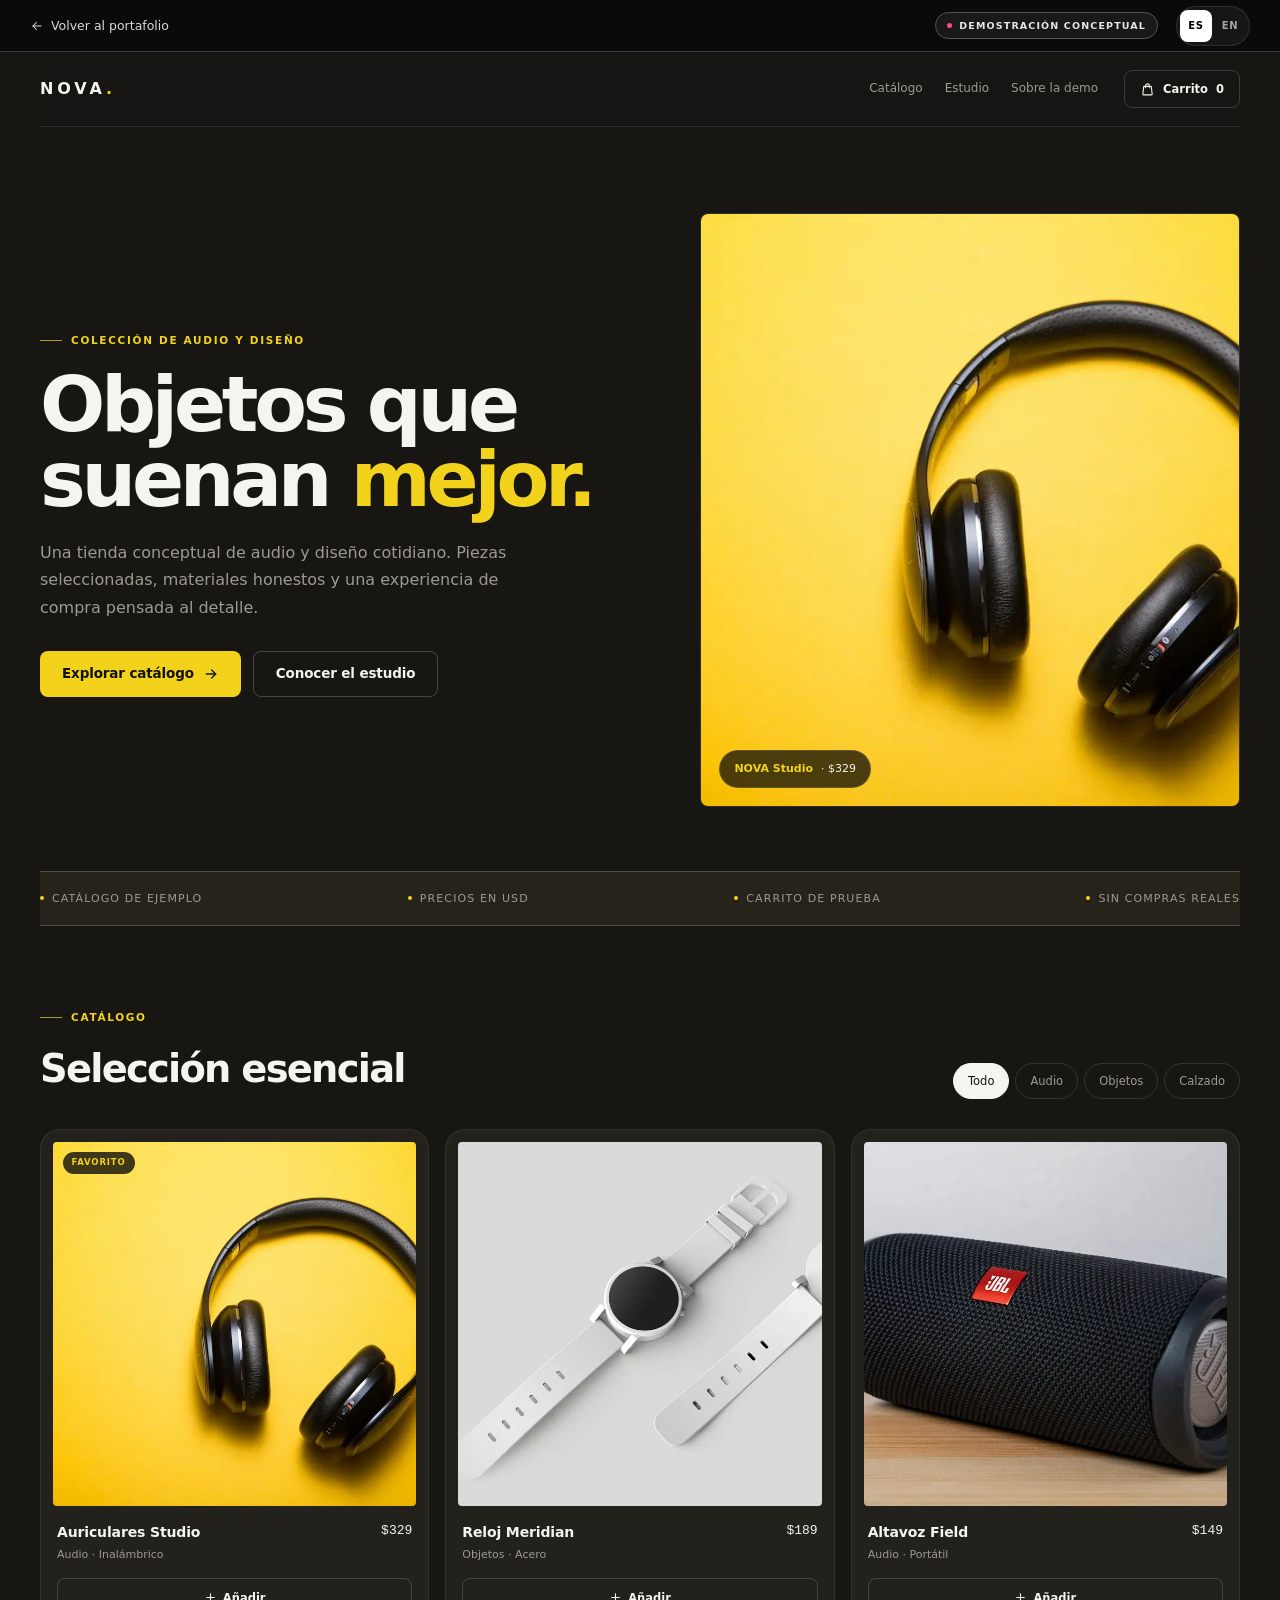
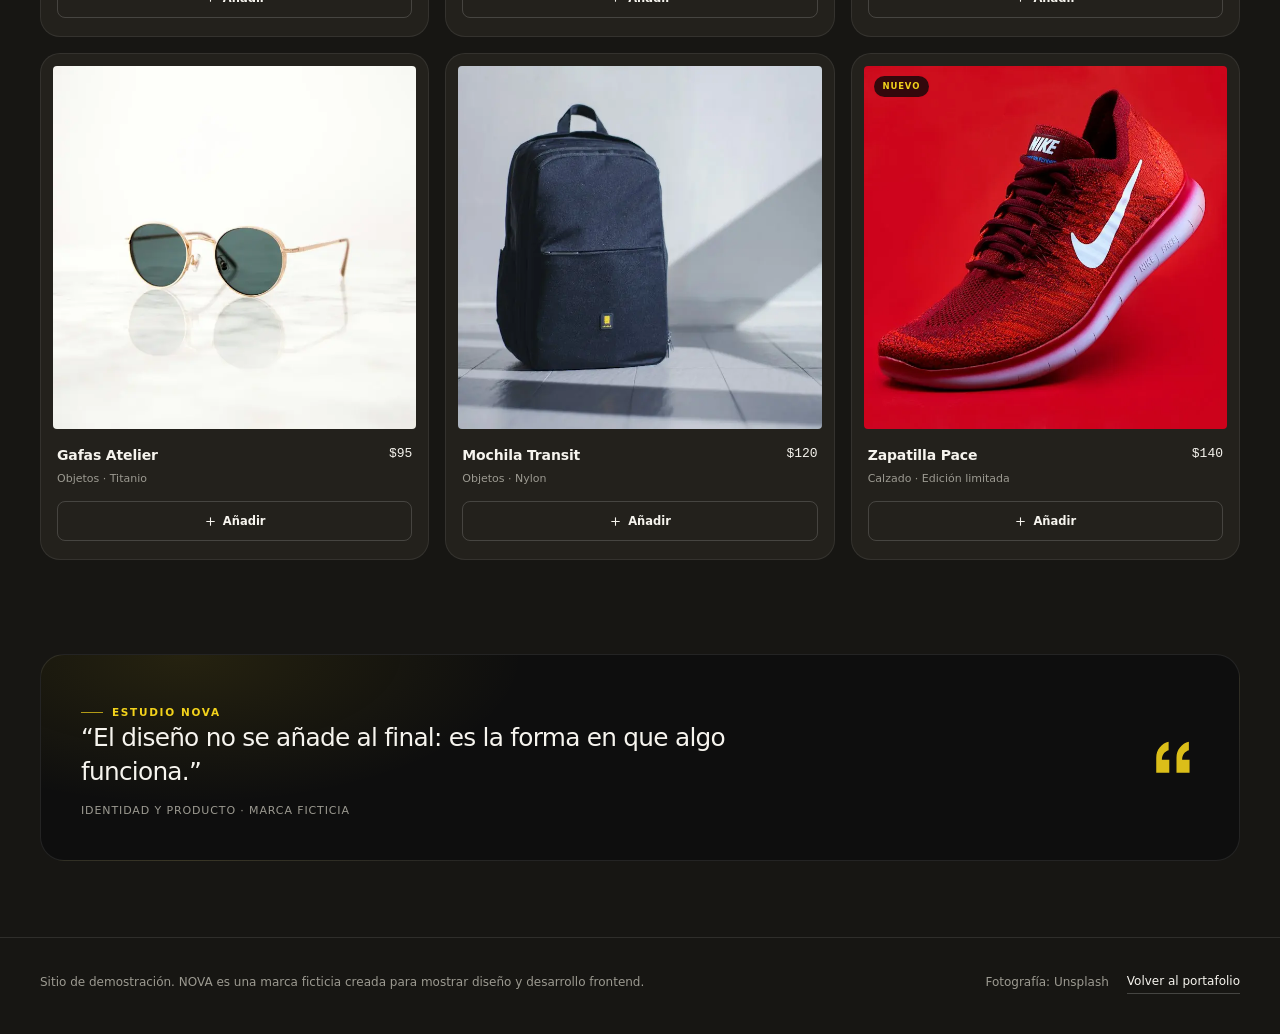
<file: demos/ecommerce.html>
<!DOCTYPE html>
<html lang="es">
<head>
  <meta charset="UTF-8">
  <meta name="viewport" content="width=device-width, initial-scale=1.0">
  <title>NOVA — tienda conceptual de audio | Portafolio</title>
  <meta name="description" content="Tienda ficticia de audio y objetos de diseño con categorías y carrito interactivo." data-en-description="Fictional audio and design shop with categories and an interactive shopping cart.">
  <meta name="robots" content="noindex, follow">
  <meta name="theme-color" content="#080808">
  <link rel="icon" href="data:image/svg+xml,%3Csvg xmlns='http://www.w3.org/2000/svg' viewBox='0 0 64 64'%3E%3Crect width='64' height='64' rx='14' fill='%23000000'/%3E%3Ctext x='32' y='42' font-family='Arial' font-size='24' font-weight='700' fill='%23f2d21b' text-anchor='middle'%3EN%3C/text%3E%3C/svg%3E">
  <link rel="stylesheet" href="../css/demos.css?v=8">
</head>

<body class="theme-store" data-title-es="NOVA — tienda conceptual de audio | Portafolio" data-title-en="NOVA — concept audio shop | Portfolio">
  <a class="skip-link" href="#demo-main" data-es="Saltar al contenido" data-en="Skip to content">Saltar al contenido</a>

  <header class="demo-bar">
    <a class="demo-back" href="../index.html#proyectos">
      <svg viewBox="0 0 24 24" fill="none" stroke="currentColor" stroke-width="1.8" stroke-linecap="round" stroke-linejoin="round" aria-hidden="true"><path d="M19 12H5"/><path d="m11 6-6 6 6 6"/></svg>
      <span data-es="Volver al portafolio" data-en="Back to portfolio">Volver al portafolio</span>
    </a>
    <span class="demo-tag"><i aria-hidden="true"></i><span data-es="Demostración conceptual" data-en="Concept demo">Demostración conceptual</span></span>
    <div class="demo-lang" role="group" aria-label="Seleccionar idioma" data-es-aria="Seleccionar idioma" data-en-aria="Select language">
      <button type="button" data-demo-lang="es" aria-pressed="true">ES</button>
      <button type="button" data-demo-lang="en" aria-pressed="false">EN</button>
    </div>
  </header>

  <main tabindex="-1" id="demo-main">
    <div class="d-wrap">
      <nav class="store-nav" aria-label="Tienda NOVA" data-es-aria="Navegación de la tienda NOVA" data-en-aria="NOVA store navigation">
        <a class="store-brand" href="#demo-main">NOVA<span>.</span></a>
        <div class="store-links">
          <a href="#catalogo" data-es="Catálogo" data-en="Catalog">Catálogo</a>
          <a href="#historia" data-es="Estudio" data-en="Studio">Estudio</a>
          <a href="#pie" data-es="Sobre la demo" data-en="About this demo">Sobre la demo</a>
        </div>
        <button class="store-cart" type="button" id="cart-button" aria-haspopup="dialog" aria-controls="cart-dialog">
          <svg viewBox="0 0 24 24" fill="none" stroke="currentColor" stroke-width="1.7" stroke-linecap="round" stroke-linejoin="round" aria-hidden="true"><path d="M6 7h12l1.5 12.5a1 1 0 0 1-1 1.1H5.5a1 1 0 0 1-1-1.1L6 7Z"/><path d="M9 9V6a3 3 0 0 1 6 0v3"/></svg>
          <span data-cart-label>Carrito</span>
          <b id="cart-count">0</b>
        </button>
      </nav>

      <section class="store-hero" aria-labelledby="store-title">
        <div class="reveal">
          <span class="d-kicker" data-es="Colección de audio y diseño" data-en="Audio and design collection">Colección de audio y diseño</span>
          <h1 id="store-title">
            <span data-es="Objetos que suenan" data-en="Objects that sound">Objetos que suenan</span>
            <em data-es="mejor." data-en="better.">mejor.</em>
          </h1>
          <p data-es="Una tienda conceptual de audio y diseño cotidiano. Piezas seleccionadas, materiales honestos y una experiencia de compra pensada al detalle." data-en="A concept store for audio and everyday design. Selected pieces, honest materials and a shopping experience considered down to the detail.">Una tienda conceptual de audio y diseño cotidiano. Piezas seleccionadas, materiales honestos y una experiencia de compra pensada al detalle.</p>
          <div class="store-hero-actions">
            <a class="d-btn d-btn-solid" href="#catalogo">
              <span data-es="Explorar catálogo" data-en="Explore catalog">Explorar catálogo</span>
              <svg viewBox="0 0 24 24" fill="none" stroke="currentColor" stroke-width="1.9" stroke-linecap="round" stroke-linejoin="round" aria-hidden="true"><path d="M5 12h14"/><path d="m13 6 6 6-6 6"/></svg>
            </a>
            <a class="d-btn d-btn-outline" href="#historia" data-es="Conocer el estudio" data-en="Meet the studio">Conocer el estudio</a>
          </div>
        </div>

        <div class="store-hero-media reveal" style="--delay: 120ms">
          <img src="../assets/images/products/headphones.webp" width="700" height="700" alt="Auriculares negros sobre fondo amarillo" data-es-alt="Auriculares negros sobre fondo amarillo" data-en-alt="Black headphones on a yellow background" fetchpriority="high">
          <span class="store-hero-badge"><b>NOVA Studio</b> · $329</span>
        </div>
      </section>

      <div class="store-strip" role="group" aria-label="Información de la demo" data-es-aria="Información de la demo" data-en-aria="Demo information">
        <span><i aria-hidden="true"></i><span data-es="Catálogo de ejemplo" data-en="Sample catalog">Catálogo de ejemplo</span></span>
        <span><i aria-hidden="true"></i><span data-es="Precios en USD" data-en="Prices in USD">Precios en USD</span></span>
        <span><i aria-hidden="true"></i><span data-es="Carrito de prueba" data-en="Demo cart">Carrito de prueba</span></span>
        <span><i aria-hidden="true"></i><span data-es="Sin compras reales" data-en="No actual purchases">Sin compras reales</span></span>
      </div>

      <section class="store-catalog" id="catalogo" aria-labelledby="catalog-title">
        <div class="store-catalog-head">
          <div>
            <span class="d-kicker" data-es="Catálogo" data-en="Catalog">Catálogo</span>
            <h2 id="catalog-title" data-es="Selección esencial" data-en="The essentials">Selección esencial</h2>
          </div>
          <div class="store-filters" role="group" aria-label="Filtrar productos" data-es-aria="Filtrar productos" data-en-aria="Filter products">
            <button type="button" data-filter="all" aria-pressed="true" data-es="Todo" data-en="All">Todo</button>
            <button type="button" data-filter="audio" aria-pressed="false" data-es="Audio" data-en="Audio">Audio</button>
            <button type="button" data-filter="objects" aria-pressed="false" data-es="Objetos" data-en="Objects">Objetos</button>
            <button type="button" data-filter="footwear" aria-pressed="false" data-es="Calzado" data-en="Footwear">Calzado</button>
          </div>
        </div>

        <div class="store-grid" id="store-grid">
          <article class="product reveal" data-cat="audio">
            <div class="product-media">
              <img src="../assets/images/products/headphones.webp" width="700" height="700" loading="lazy" alt="Auriculares Studio en negro" data-es-alt="Auriculares Studio en negro" data-en-alt="Studio headphones in black">
              <span class="product-tag" data-es="Favorito" data-en="Best seller">Favorito</span>
            </div>
            <div class="product-info">
              <div>
                <h3 data-es="Auriculares Studio" data-en="Studio Headphones">Auriculares Studio</h3>
                <p data-es="Audio · Inalámbrico" data-en="Audio · Wireless">Audio · Inalámbrico</p>
              </div>
              <span class="product-price" data-price="329">$329</span>
            </div>
            <button class="product-add" type="button" data-add>
              <svg viewBox="0 0 24 24" fill="none" stroke="currentColor" stroke-width="2" stroke-linecap="round" aria-hidden="true"><path d="M12 5v14"/><path d="M5 12h14"/></svg>
              <span data-es="Añadir" data-en="Add">Añadir</span>
            </button>
          </article>

          <article class="product reveal" data-cat="objects" style="--delay: 70ms">
            <div class="product-media">
              <img src="../assets/images/products/watch.webp" width="700" height="700" loading="lazy" alt="Reloj minimalista de correa clara" data-es-alt="Reloj minimalista de correa clara" data-en-alt="Minimalist watch with a light strap">
            </div>
            <div class="product-info">
              <div>
                <h3 data-es="Reloj Meridian" data-en="Meridian Watch">Reloj Meridian</h3>
                <p data-es="Objetos · Acero" data-en="Objects · Steel">Objetos · Acero</p>
              </div>
              <span class="product-price" data-price="189">$189</span>
            </div>
            <button class="product-add" type="button" data-add>
              <svg viewBox="0 0 24 24" fill="none" stroke="currentColor" stroke-width="2" stroke-linecap="round" aria-hidden="true"><path d="M12 5v14"/><path d="M5 12h14"/></svg>
              <span data-es="Añadir" data-en="Add">Añadir</span>
            </button>
          </article>

          <article class="product reveal" data-cat="audio" style="--delay: 140ms">
            <div class="product-media">
              <img src="../assets/images/products/speaker.webp" width="700" height="700" loading="lazy" alt="Altavoz portátil de textil oscuro" data-es-alt="Altavoz portátil de textil oscuro" data-en-alt="Portable speaker in dark fabric">
            </div>
            <div class="product-info">
              <div>
                <h3 data-es="Altavoz Field" data-en="Field Speaker">Altavoz Field</h3>
                <p data-es="Audio · Portátil" data-en="Audio · Portable">Audio · Portátil</p>
              </div>
              <span class="product-price" data-price="149">$149</span>
            </div>
            <button class="product-add" type="button" data-add>
              <svg viewBox="0 0 24 24" fill="none" stroke="currentColor" stroke-width="2" stroke-linecap="round" aria-hidden="true"><path d="M12 5v14"/><path d="M5 12h14"/></svg>
              <span data-es="Añadir" data-en="Add">Añadir</span>
            </button>
          </article>

          <article class="product reveal" data-cat="objects" style="--delay: 70ms">
            <div class="product-media">
              <img src="../assets/images/products/sunglasses.webp" width="700" height="700" loading="lazy" alt="Gafas de sol redondas con montura dorada" data-es-alt="Gafas de sol redondas con montura dorada" data-en-alt="Round sunglasses with gold frames">
            </div>
            <div class="product-info">
              <div>
                <h3 data-es="Gafas Atelier" data-en="Atelier Sunglasses">Gafas Atelier</h3>
                <p data-es="Objetos · Titanio" data-en="Objects · Titanium">Objetos · Titanio</p>
              </div>
              <span class="product-price" data-price="95">$95</span>
            </div>
            <button class="product-add" type="button" data-add>
              <svg viewBox="0 0 24 24" fill="none" stroke="currentColor" stroke-width="2" stroke-linecap="round" aria-hidden="true"><path d="M12 5v14"/><path d="M5 12h14"/></svg>
              <span data-es="Añadir" data-en="Add">Añadir</span>
            </button>
          </article>

          <article class="product reveal" data-cat="objects" style="--delay: 140ms">
            <div class="product-media">
              <img src="../assets/images/products/backpack.webp" width="700" height="700" loading="lazy" alt="Mochila negra de diseño minimalista" data-es-alt="Mochila negra de diseño minimalista" data-en-alt="Black minimalist backpack">
            </div>
            <div class="product-info">
              <div>
                <h3 data-es="Mochila Transit" data-en="Transit Backpack">Mochila Transit</h3>
                <p data-es="Objetos · Nylon" data-en="Objects · Nylon">Objetos · Nylon</p>
              </div>
              <span class="product-price" data-price="120">$120</span>
            </div>
            <button class="product-add" type="button" data-add>
              <svg viewBox="0 0 24 24" fill="none" stroke="currentColor" stroke-width="2" stroke-linecap="round" aria-hidden="true"><path d="M12 5v14"/><path d="M5 12h14"/></svg>
              <span data-es="Añadir" data-en="Add">Añadir</span>
            </button>
          </article>

          <article class="product reveal" data-cat="footwear" style="--delay: 210ms">
            <div class="product-media">
              <img src="../assets/images/products/sneaker.webp" width="700" height="700" loading="lazy" alt="Zapatilla deportiva roja" data-es-alt="Zapatilla deportiva roja" data-en-alt="Red running sneaker">
              <span class="product-tag" data-es="Nuevo" data-en="New">Nuevo</span>
            </div>
            <div class="product-info">
              <div>
                <h3 data-es="Zapatilla Pace" data-en="Pace Sneaker">Zapatilla Pace</h3>
                <p data-es="Calzado · Edición limitada" data-en="Footwear · Limited edition">Calzado · Edición limitada</p>
              </div>
              <span class="product-price" data-price="140">$140</span>
            </div>
            <button class="product-add" type="button" data-add>
              <svg viewBox="0 0 24 24" fill="none" stroke="currentColor" stroke-width="2" stroke-linecap="round" aria-hidden="true"><path d="M12 5v14"/><path d="M5 12h14"/></svg>
              <span data-es="Añadir" data-en="Add">Añadir</span>
            </button>
          </article>
        </div>
      </section>

      <section class="store-quote" id="historia" aria-labelledby="studio-title">
        <div>
          <h2 id="studio-title" class="d-kicker" data-es="Estudio NOVA" data-en="NOVA studio">Estudio NOVA</h2>
          <p data-es="“El diseño no se añade al final: es la forma en que algo funciona.”" data-en="“Design is not added at the end: it is the way something works.”">“El diseño no se añade al final: es la forma en que algo funciona.”</p>
          <cite data-es="Identidad y producto · Marca ficticia" data-en="Identity and product · Fictional brand">Identidad y producto · Marca ficticia</cite>
        </div>
        <svg class="store-quote-mark" viewBox="0 0 24 24" fill="currentColor" aria-hidden="true">
          <path d="M10.5 5.2c-3.2.8-5.5 3.5-5.5 7.1V19h5.8v-5.8H7.5c0-2.1 1.1-3.6 3-4.2V5.2Zm9 0c-3.2.8-5.5 3.5-5.5 7.1V19h5.8v-5.8h-3.3c0-2.1 1.1-3.6 3-4.2V5.2Z"/>
        </svg>
      </section>
    </div>
  </main>

  <footer class="demo-footer" id="pie">
    <div class="d-wrap demo-footer-in">
      <p data-es="Sitio de demostración. NOVA es una marca ficticia creada para mostrar diseño y desarrollo frontend." data-en="Demo site. NOVA is a fictional brand created to showcase frontend design and development.">Sitio de demostración. NOVA es una marca ficticia creada para mostrar diseño y desarrollo frontend.</p>
      <p class="demo-footer-links">
        <span data-es="Fotografía: Unsplash" data-en="Photography: Unsplash">Fotografía: Unsplash</span>
        <a href="../index.html#proyectos" data-es="Volver al portafolio" data-en="Back to portfolio">Volver al portafolio</a>
      </p>
    </div>
  </footer>

  <dialog class="store-basket" id="cart-dialog" aria-labelledby="cart-title">
    <header class="store-basket-head">
      <h2 id="cart-title" data-es="Carrito de prueba" data-en="Demo cart">Carrito de prueba</h2>
      <form method="dialog">
        <button class="basket-control" type="submit" autofocus aria-label="Cerrar carrito" data-es-aria="Cerrar carrito" data-en-aria="Close cart">×</button>
      </form>
    </header>
    <p class="store-basket-note" data-es="Este carrito es una simulación. No se realizan compras ni pagos." data-en="This cart is a simulation. No purchases or payments are made.">Este carrito es una simulación. No se realizan compras ni pagos.</p>
    <p class="store-basket-empty" data-cart-empty data-es="El carrito está vacío. Añade un producto del catálogo para empezar." data-en="Your cart is empty. Add a product from the catalog to get started.">El carrito está vacío. Añade un producto del catálogo para empezar.</p>
    <ul data-cart-items></ul>
    <footer class="store-basket-total">
      <span data-es="Total de prueba" data-en="Demo total">Total de prueba</span>
      <output data-cart-total aria-live="polite">$0</output>
    </footer>
  </dialog>

  <div class="demo-toast" id="demo-toast" role="status" aria-live="polite">
    <svg viewBox="0 0 24 24" fill="none" stroke="currentColor" stroke-width="2" stroke-linecap="round" stroke-linejoin="round" aria-hidden="true"><path d="m5 13 4 4L19 7"/></svg>
    <span id="demo-toast-text"></span>
  </div>

  <script src="../js/demos.js?v=9" defer></script>
</body>
</html>
</file>
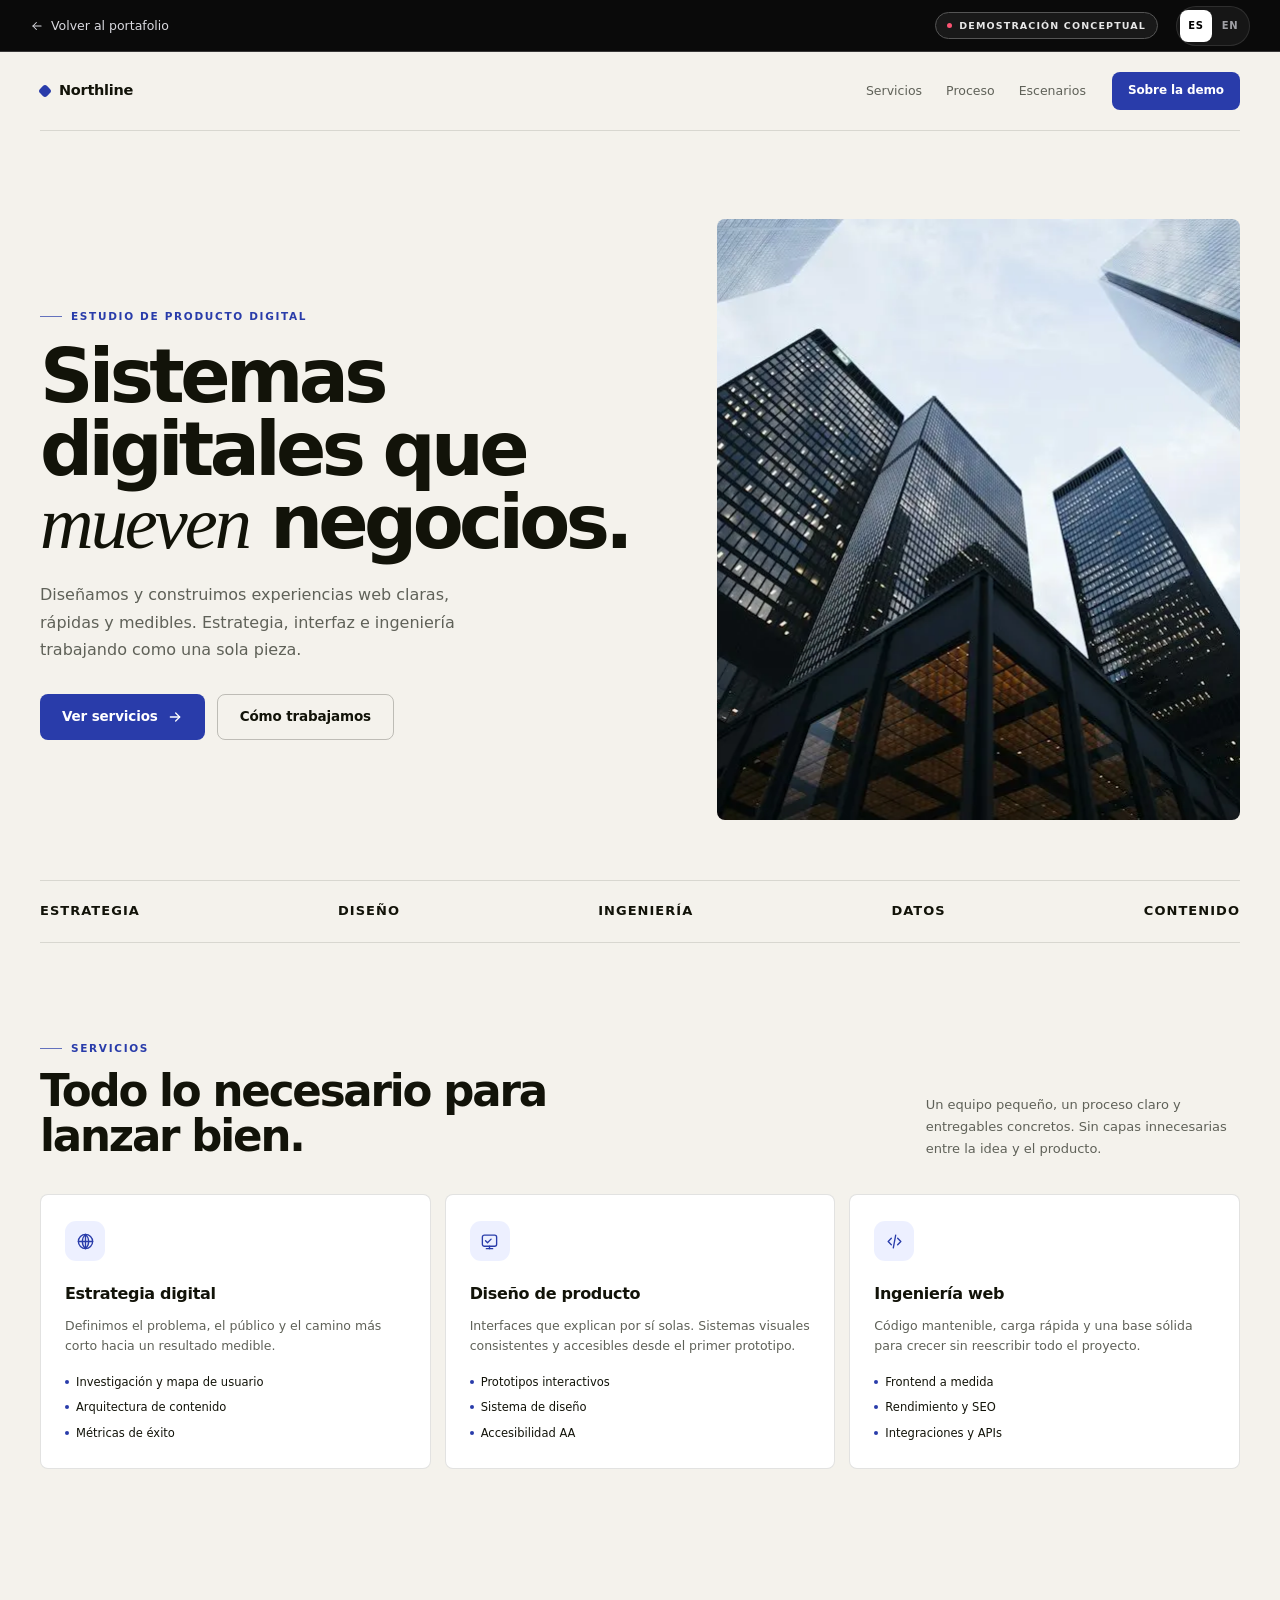
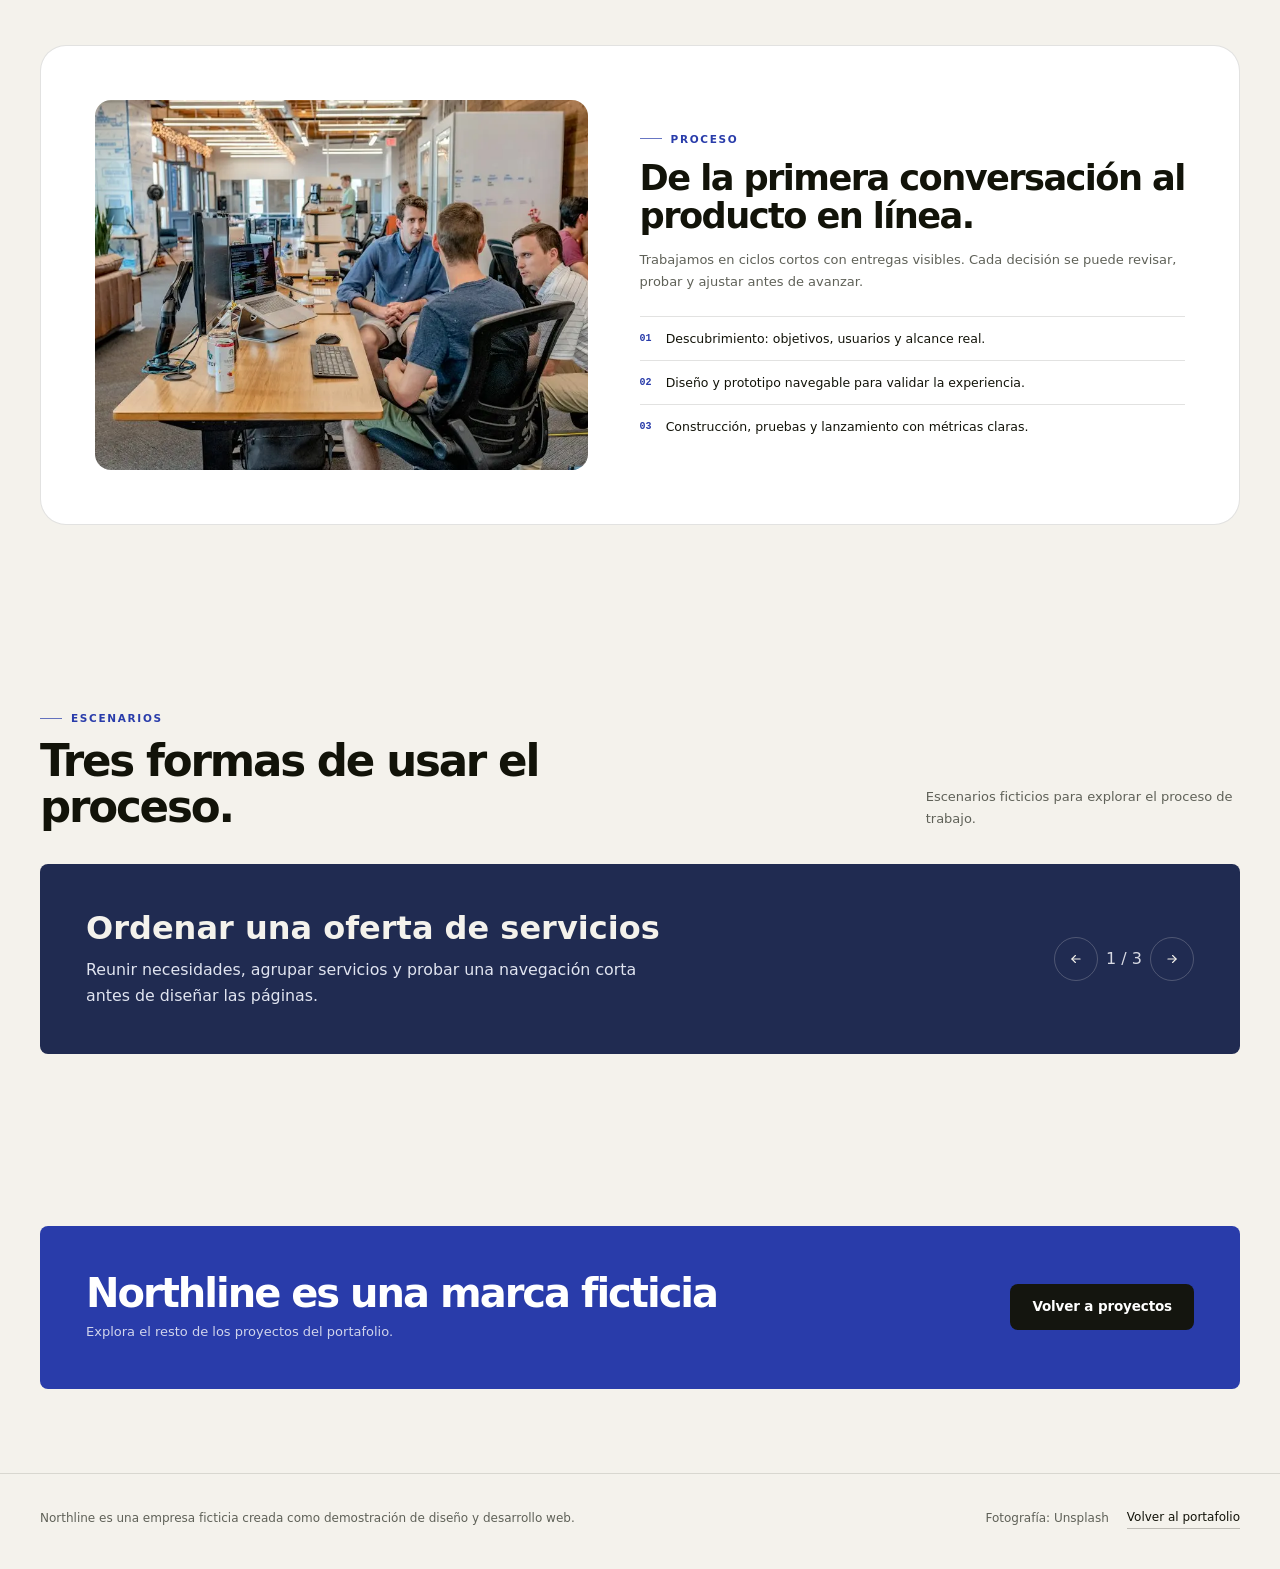
<file: demos/landing.html>
<!DOCTYPE html>
<html lang="es">
<head>
  <meta charset="UTF-8">
  <meta name="viewport" content="width=device-width, initial-scale=1.0">
  <title>Northline — sitio corporativo conceptual | Portafolio</title>
  <meta name="description" content="Sitio corporativo ficticio con servicios, proceso de trabajo y escenarios de uso interactivos." data-en-description="Fictional business website with services, a workflow and interactive use cases.">
  <meta name="robots" content="noindex, follow">
  <meta name="theme-color" content="#f4f2ec">
  <link rel="icon" href="data:image/svg+xml,%3Csvg xmlns='http://www.w3.org/2000/svg' viewBox='0 0 64 64'%3E%3Crect width='64' height='64' rx='14' fill='%23121309'/%3E%3Ctext x='32' y='42' font-family='Arial' font-size='24' font-weight='700' fill='%232447ff' text-anchor='middle'%3EN%3C/text%3E%3C/svg%3E">
  <link rel="stylesheet" href="../css/demos.css?v=8">
</head>

<body class="theme-corp" data-title-es="Northline — sitio corporativo conceptual | Portafolio" data-title-en="Northline — concept business website | Portfolio">
  <a class="skip-link" href="#demo-main" data-es="Saltar al contenido" data-en="Skip to content">Saltar al contenido</a>

  <header class="demo-bar">
    <a class="demo-back" href="../index.html#proyectos">
      <svg viewBox="0 0 24 24" fill="none" stroke="currentColor" stroke-width="1.8" stroke-linecap="round" stroke-linejoin="round" aria-hidden="true"><path d="M19 12H5"/><path d="m11 6-6 6 6 6"/></svg>
      <span data-es="Volver al portafolio" data-en="Back to portfolio">Volver al portafolio</span>
    </a>
    <span class="demo-tag"><i aria-hidden="true"></i><span data-es="Demostración conceptual" data-en="Concept demo">Demostración conceptual</span></span>
    <div class="demo-lang" role="group" aria-label="Seleccionar idioma" data-es-aria="Seleccionar idioma" data-en-aria="Select language">
      <button type="button" data-demo-lang="es" aria-pressed="true">ES</button>
      <button type="button" data-demo-lang="en" aria-pressed="false">EN</button>
    </div>
  </header>

  <main tabindex="-1" id="demo-main">
    <div class="d-wrap">
      <nav class="corp-nav" aria-label="Northline" data-es-aria="Navegación de Northline" data-en-aria="Northline navigation">
        <a class="corp-brand" href="#demo-main"><i aria-hidden="true"></i>Northline</a>
        <div class="corp-links">
          <a href="#servicios" data-es="Servicios" data-en="Services">Servicios</a>
          <a href="#proceso" data-es="Proceso" data-en="Process">Proceso</a>
          <a href="#testimonios" data-es="Escenarios" data-en="Scenarios">Escenarios</a>
        </div>
        <a class="d-btn d-btn-solid" href="#contacto" data-es="Sobre la demo" data-en="About this demo">Sobre la demo</a>
      </nav>

      <section class="corp-hero" aria-labelledby="corp-title">
        <div class="reveal">
          <span class="d-kicker" data-es="Estudio de producto digital" data-en="Digital product studio">Estudio de producto digital</span>
          <h1 id="corp-title">
            <span data-es="Sistemas digitales que" data-en="Digital systems that">Sistemas digitales que</span>
            <em data-es="mueven" data-en="move">mueven</em>
            <span data-es="negocios." data-en="business.">negocios.</span>
          </h1>
          <p data-es="Diseñamos y construimos experiencias web claras, rápidas y medibles. Estrategia, interfaz e ingeniería trabajando como una sola pieza." data-en="We design and build clear, fast and measurable web experiences. Strategy, interface and engineering working as a single piece.">Diseñamos y construimos experiencias web claras, rápidas y medibles. Estrategia, interfaz e ingeniería trabajando como una sola pieza.</p>
          <div class="corp-hero-actions">
            <a class="d-btn d-btn-solid" href="#servicios">
              <span data-es="Ver servicios" data-en="View services">Ver servicios</span>
              <svg viewBox="0 0 24 24" fill="none" stroke="currentColor" stroke-width="1.9" stroke-linecap="round" stroke-linejoin="round" aria-hidden="true"><path d="M5 12h14"/><path d="m13 6 6 6-6 6"/></svg>
            </a>
            <a class="d-btn d-btn-outline" href="#proceso" data-es="Cómo trabajamos" data-en="How we work">Cómo trabajamos</a>
          </div>
        </div>

        <div class="corp-hero-media reveal" style="--delay: 120ms">
          <img src="../assets/images/landing/building.webp" width="900" height="600" alt="Arquitectura corporativa moderna vista desde abajo" data-es-alt="Arquitectura corporativa moderna vista desde abajo" data-en-alt="Modern corporate architecture seen from below" fetchpriority="high">
        </div>
      </section>

      <div class="corp-logos" role="group" aria-label="Capacidades" data-es-aria="Capacidades" data-en-aria="Capabilities">
        <span><b data-es="Estrategia" data-en="Strategy">Estrategia</b></span>
        <span><b data-es="Diseño" data-en="Design">Diseño</b></span>
        <span><b data-es="Ingeniería" data-en="Engineering">Ingeniería</b></span>
        <span><b data-es="Datos" data-en="Data">Datos</b></span>
        <span><b data-es="Contenido" data-en="Content">Contenido</b></span>
      </div>

      <section class="corp-section" id="servicios" aria-labelledby="services-title">
        <div class="corp-section-head">
          <div>
            <span class="d-kicker" data-es="Servicios" data-en="Services">Servicios</span>
            <h2 id="services-title" data-es="Todo lo necesario para lanzar bien." data-en="Everything you need to launch right.">Todo lo necesario para lanzar bien.</h2>
          </div>
          <p data-es="Un equipo pequeño, un proceso claro y entregables concretos. Sin capas innecesarias entre la idea y el producto." data-en="A small team, a clear process and concrete deliverables. No unnecessary layers between the idea and the product.">Un equipo pequeño, un proceso claro y entregables concretos. Sin capas innecesarias entre la idea y el producto.</p>
        </div>

        <div class="corp-services">
          <article class="corp-service reveal">
            <div class="corp-service-icon">
              <svg viewBox="0 0 24 24" fill="none" stroke="currentColor" stroke-width="1.7" stroke-linecap="round" stroke-linejoin="round" aria-hidden="true"><circle cx="12" cy="12" r="9"/><path d="M12 3v18"/><path d="M3 12h18"/><path d="M12 3c2.6 2.4 4 5.5 4 9s-1.4 6.6-4 9c-2.6-2.4-4-5.5-4-9s1.4-6.6 4-9Z"/></svg>
            </div>
            <h3 data-es="Estrategia digital" data-en="Digital strategy">Estrategia digital</h3>
            <p data-es="Definimos el problema, el público y el camino más corto hacia un resultado medible." data-en="We define the problem, the audience and the shortest path to a measurable result.">Definimos el problema, el público y el camino más corto hacia un resultado medible.</p>
            <ul>
              <li data-es="Investigación y mapa de usuario" data-en="Research and user journey">Investigación y mapa de usuario</li>
              <li data-es="Arquitectura de contenido" data-en="Content architecture">Arquitectura de contenido</li>
              <li data-es="Métricas de éxito" data-en="Success metrics">Métricas de éxito</li>
            </ul>
          </article>

          <article class="corp-service reveal" style="--delay: 90ms">
            <div class="corp-service-icon">
              <svg viewBox="0 0 24 24" fill="none" stroke="currentColor" stroke-width="1.7" stroke-linecap="round" stroke-linejoin="round" aria-hidden="true"><rect x="3" y="4" width="18" height="14" rx="2.5"/><path d="M8 21h8"/><path d="M12 18v3"/><path d="m7 11 2.5 2.5L14 9"/></svg>
            </div>
            <h3 data-es="Diseño de producto" data-en="Product design">Diseño de producto</h3>
            <p data-es="Interfaces que explican por sí solas. Sistemas visuales consistentes y accesibles desde el primer prototipo." data-en="Interfaces that explain themselves. Consistent, accessible visual systems from the first prototype.">Interfaces que explican por sí solas. Sistemas visuales consistentes y accesibles desde el primer prototipo.</p>
            <ul>
              <li data-es="Prototipos interactivos" data-en="Interactive prototypes">Prototipos interactivos</li>
              <li data-es="Sistema de diseño" data-en="Design system">Sistema de diseño</li>
              <li data-es="Accesibilidad AA" data-en="AA accessibility">Accesibilidad AA</li>
            </ul>
          </article>

          <article class="corp-service reveal" style="--delay: 180ms">
            <div class="corp-service-icon">
              <svg viewBox="0 0 24 24" fill="none" stroke="currentColor" stroke-width="1.7" stroke-linecap="round" stroke-linejoin="round" aria-hidden="true"><path d="m8 8-4 4 4 4"/><path d="m16 8 4 4-4 4"/><path d="m13.5 4-3 16"/></svg>
            </div>
            <h3 data-es="Ingeniería web" data-en="Web engineering">Ingeniería web</h3>
            <p data-es="Código mantenible, carga rápida y una base sólida para crecer sin reescribir todo el proyecto." data-en="Maintainable code, fast loading and a solid foundation to grow without rewriting the whole project.">Código mantenible, carga rápida y una base sólida para crecer sin reescribir todo el proyecto.</p>
            <ul>
              <li data-es="Frontend a medida" data-en="Custom frontend">Frontend a medida</li>
              <li data-es="Rendimiento y SEO" data-en="Performance and SEO">Rendimiento y SEO</li>
              <li data-es="Integraciones y APIs" data-en="Integrations and APIs">Integraciones y APIs</li>
            </ul>
          </article>
        </div>
      </section>

      <section class="corp-section" id="proceso" aria-labelledby="process-title">
        <div class="corp-process">
          <img src="../assets/images/landing/meeting.webp" width="900" height="600" loading="lazy" alt="Equipo trabajando alrededor de una mesa" data-es-alt="Equipo trabajando alrededor de una mesa" data-en-alt="Team working around a table">
          <div>
            <span class="d-kicker" data-es="Proceso" data-en="Process">Proceso</span>
            <h2 id="process-title" data-es="De la primera conversación al producto en línea." data-en="From the first conversation to the live product.">De la primera conversación al producto en línea.</h2>
            <p data-es="Trabajamos en ciclos cortos con entregas visibles. Cada decisión se puede revisar, probar y ajustar antes de avanzar." data-en="We work in short cycles with visible deliverables. Every decision can be reviewed, tested and adjusted before moving forward.">Trabajamos en ciclos cortos con entregas visibles. Cada decisión se puede revisar, probar y ajustar antes de avanzar.</p>
            <div class="corp-steps">
              <div class="corp-step"><b>01</b><span data-es="Descubrimiento: objetivos, usuarios y alcance real." data-en="Discovery: goals, users and real scope.">Descubrimiento: objetivos, usuarios y alcance real.</span></div>
              <div class="corp-step"><b>02</b><span data-es="Diseño y prototipo navegable para validar la experiencia." data-en="Design and a clickable prototype to validate the experience.">Diseño y prototipo navegable para validar la experiencia.</span></div>
              <div class="corp-step"><b>03</b><span data-es="Construcción, pruebas y lanzamiento con métricas claras." data-en="Build, testing and launch with clear metrics.">Construcción, pruebas y lanzamiento con métricas claras.</span></div>
            </div>
          </div>
        </div>
      </section>

      <section class="corp-section" id="testimonios" aria-labelledby="testimonials-title">
        <div class="corp-section-head">
          <div>
            <span class="d-kicker" data-es="Escenarios" data-en="Scenarios">Escenarios</span>
            <h2 id="testimonials-title" data-es="Tres formas de usar el proceso." data-en="Three ways to use the process.">Tres formas de usar el proceso.</h2>
          </div>
          <p data-es="Escenarios ficticios para explorar el proceso de trabajo." data-en="Fictional scenarios for exploring the workflow.">Escenarios ficticios para explorar el proceso de trabajo.</p>
        </div>

        <div class="corp-testimonial">
          <div aria-live="polite" aria-atomic="true">
            <article class="corp-scenario is-active">
              <h3 data-es="Ordenar una oferta de servicios" data-en="Organize a service offering">Ordenar una oferta de servicios</h3>
              <p data-es="Reunir necesidades, agrupar servicios y probar una navegación corta antes de diseñar las páginas." data-en="Gather requirements, group services and test a short navigation before designing pages.">Reunir necesidades, agrupar servicios y probar una navegación corta antes de diseñar las páginas.</p>
            </article>
            <article class="corp-scenario">
              <h3 data-es="Lanzar un catálogo" data-en="Launch a catalog">Lanzar un catálogo</h3>
              <p data-es="Definir categorías, preparar fichas de producto y comprobar que la búsqueda funciona en pantallas pequeñas." data-en="Define categories, prepare product pages and test search on small screens.">Definir categorías, preparar fichas de producto y comprobar que la búsqueda funciona en pantallas pequeñas.</p>
            </article>
            <article class="corp-scenario">
              <h3 data-es="Renovar una página informativa" data-en="Update an information page">Renovar una página informativa</h3>
              <p data-es="Revisar el contenido, priorizar las acciones principales y entregar una interfaz lista para mantener." data-en="Review content, prioritize key actions and deliver an interface that is easy to maintain.">Revisar el contenido, priorizar las acciones principales y entregar una interfaz lista para mantener.</p>
            </article>
          </div>
          <div class="corp-testimonial-nav">
            <button type="button" data-quote-prev aria-label="Escenario anterior" data-es-aria="Escenario anterior" data-en-aria="Previous scenario">
              <svg viewBox="0 0 24 24" fill="none" stroke="currentColor" stroke-width="1.9" stroke-linecap="round" stroke-linejoin="round" aria-hidden="true"><path d="M19 12H5"/><path d="m11 6-6 6 6 6"/></svg>
            </button>
            <span class="quote-position" data-quote-position>1 / 3</span>
            <button type="button" data-quote-next aria-label="Escenario siguiente" data-es-aria="Escenario siguiente" data-en-aria="Next scenario">
              <svg viewBox="0 0 24 24" fill="none" stroke="currentColor" stroke-width="1.9" stroke-linecap="round" stroke-linejoin="round" aria-hidden="true"><path d="M5 12h14"/><path d="m13 6 6 6-6 6"/></svg>
            </button>
          </div>
        </div>
      </section>

      <section class="corp-cta" id="contacto" aria-labelledby="cta-title">
        <div>
          <h2 id="cta-title" data-es="Northline es una marca ficticia" data-en="Northline is a fictional brand">Northline es una marca ficticia</h2>
          <p data-es="Explora el resto de los proyectos del portafolio." data-en="Explore the other projects in the portfolio.">Explora el resto de los proyectos del portafolio.</p>
        </div>
        <a class="d-btn" href="../index.html#proyectos" data-es="Volver a proyectos" data-en="Back to projects">Volver a proyectos</a>
      </section>
    </div>
  </main>

  <footer class="demo-footer">
    <div class="d-wrap demo-footer-in">
      <p data-es="Northline es una empresa ficticia creada como demostración de diseño y desarrollo web." data-en="Northline is a fictional company created as a web design and development demo.">Northline es una empresa ficticia creada como demostración de diseño y desarrollo web.</p>
      <p class="demo-footer-links">
        <span data-es="Fotografía: Unsplash" data-en="Photography: Unsplash">Fotografía: Unsplash</span>
        <a href="../index.html#proyectos" data-es="Volver al portafolio" data-en="Back to portfolio">Volver al portafolio</a>
      </p>
    </div>
  </footer>

  <script src="../js/demos.js?v=9" defer></script>
</body>
</html>
</file>
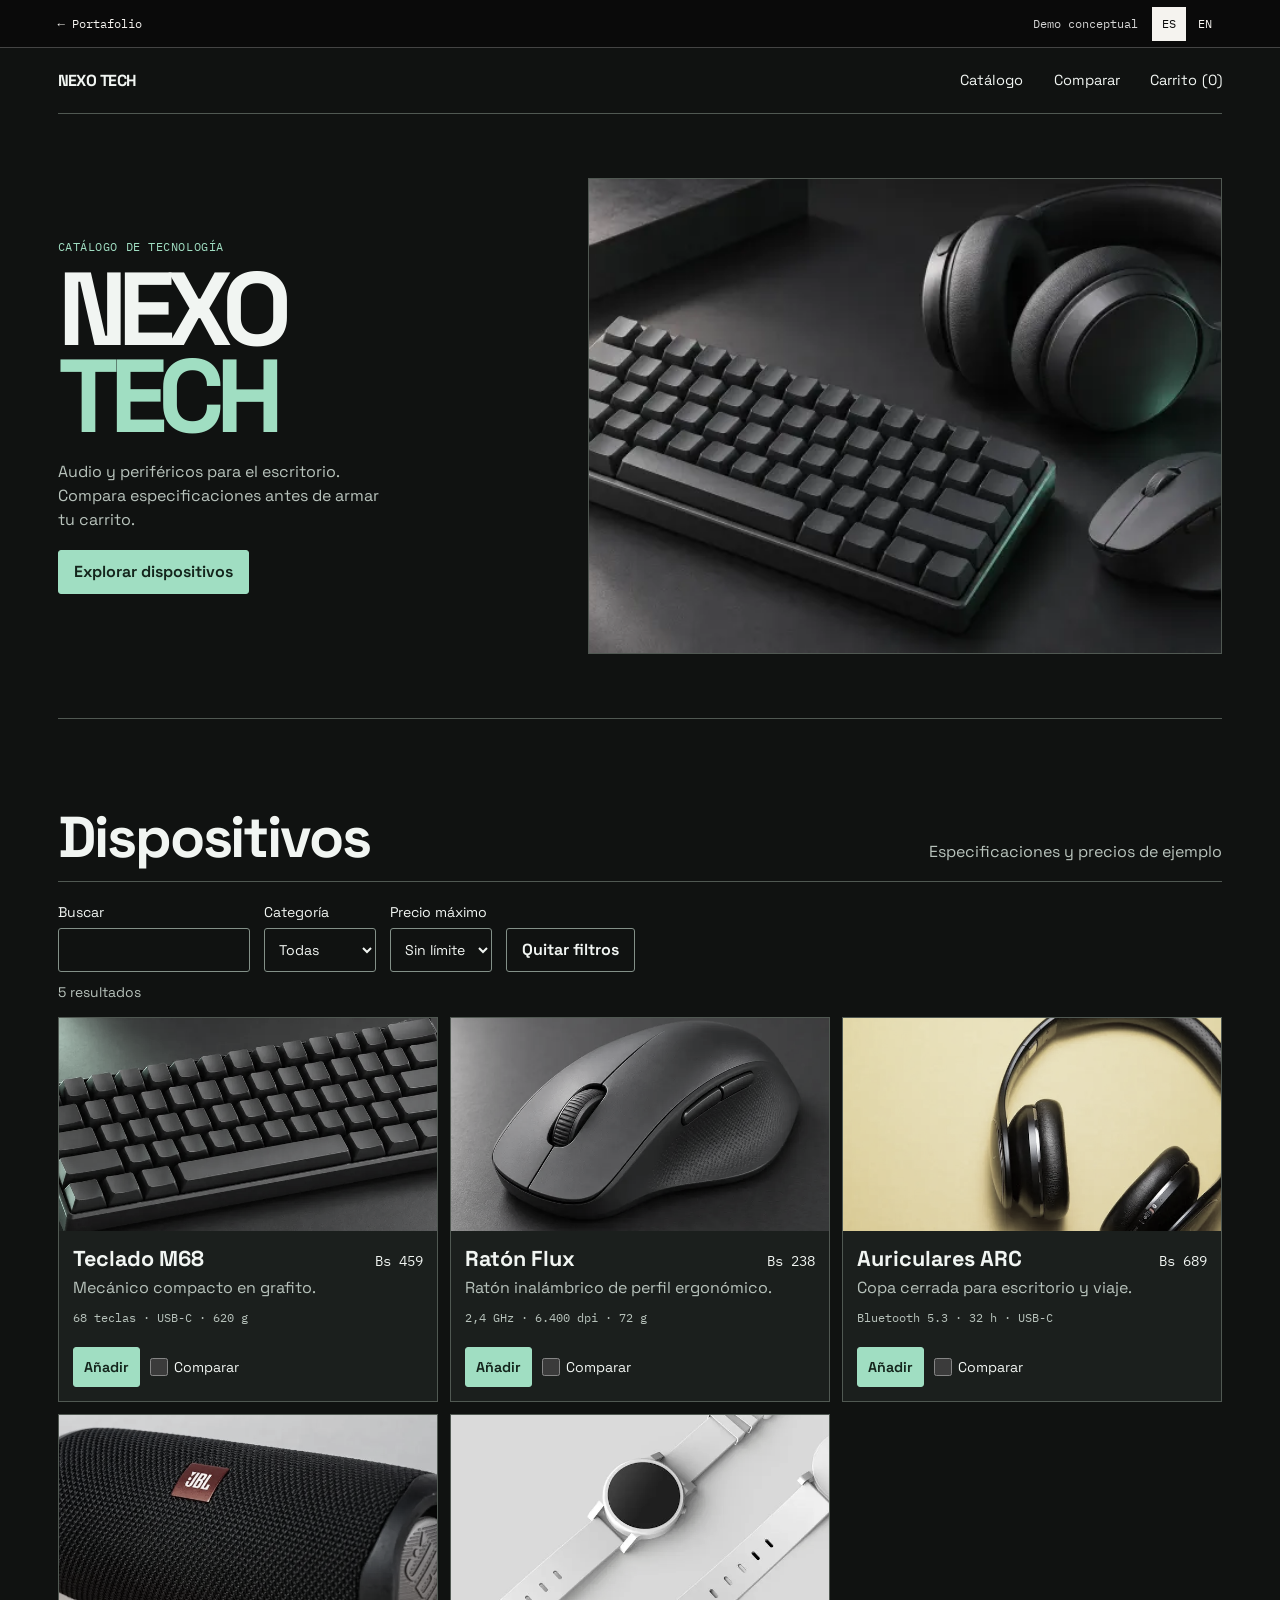
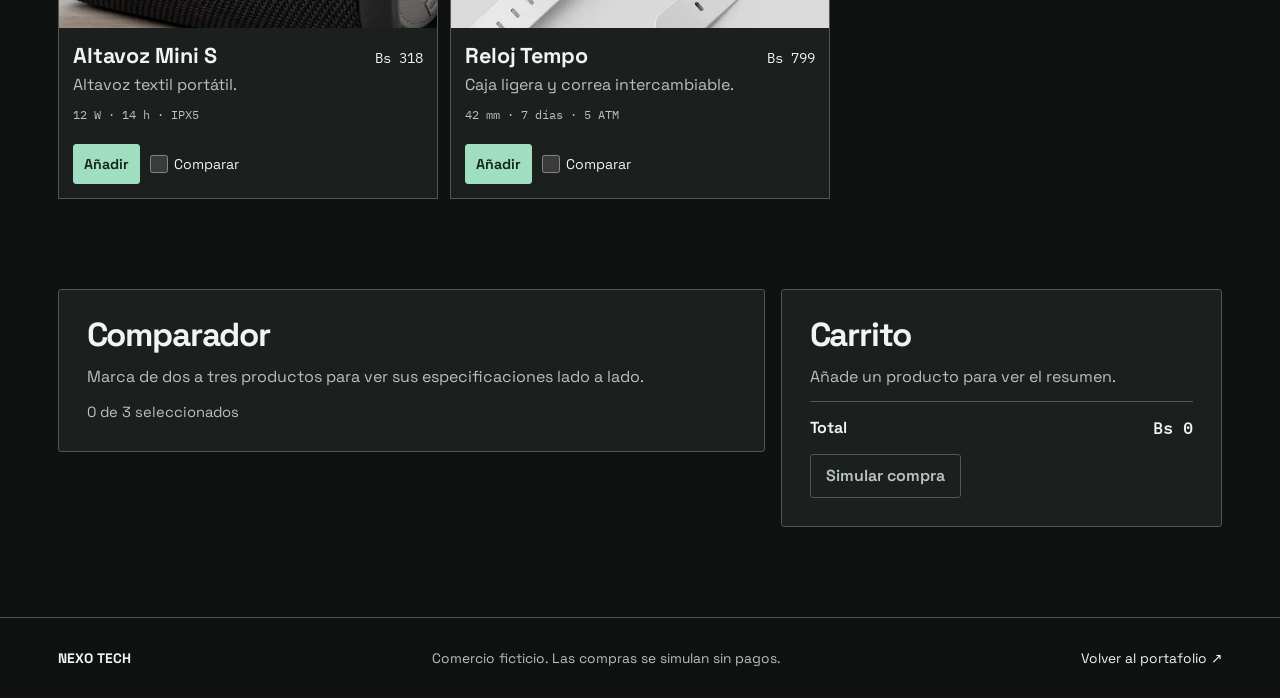
<file: demos/nexo.html>
<!doctype html>
<html lang="es">
<head>
  <meta charset="utf-8">
  <meta name="viewport" content="width=device-width, initial-scale=1">
  <meta name="description" content="Tienda ficticia de tecnología con filtros por precio, comparación de especificaciones y carrito simulado." data-en-description="Fictional tech shop with price filters, specification comparison and a demo shopping cart.">
  <title>NEXO TECH — catálogo y comparador | Portafolio</title>
  <meta name="robots" content="noindex, follow">
  <link rel="icon" href="../assets/icons/brand-mark.svg?v=8">
  <link rel="stylesheet" href="../css/commerce.css?v=8">
  <link rel="stylesheet" href="../css/nexo.css?v=8">
  <script src="../js/demos.js?v=9" defer></script>
  <script src="../js/commerce.js?v=8" defer></script>
</head>
<body class="theme-nexo" data-commerce="nexo" data-title-es="NEXO TECH — catálogo y comparador | Portafolio" data-title-en="NEXO TECH — catalog and product comparison | Portfolio">
  <a href="#demo-main" class="skip-link" data-es="Saltar al contenido" data-en="Skip to content">Saltar al contenido</a>
  <header class="demo-bar utility">
    <a href="../index.html#comerciales" class="demo-back" data-es="← Portafolio" data-en="← Portfolio">← Portafolio</a>
    <span class="utility-note" data-es="Demo conceptual" data-en="Concept demo">Demo conceptual</span>
    <div class="utility-languages" role="group" aria-label="Idioma" data-es-aria="Idioma" data-en-aria="Language">
      <button type="button" data-demo-lang="es" aria-pressed="true" lang="es">ES</button>
      <button type="button" data-demo-lang="en" aria-pressed="false" lang="en">EN</button>
    </div>
  </header>
  <main id="demo-main" tabindex="-1">
    <nav class="local-nav layout" aria-label="NEXO TECH">
      <a class="wordmark" href="#demo-main">NEXO TECH</a>
      <ul><li><a href="#catalogo" data-es="Catálogo" data-en="Catalog">Catálogo</a></li><li><a href="#comparador" data-es="Comparar" data-en="Compare">Comparar</a></li><li><a href="#bolsa"><span data-es="Carrito" data-en="Cart">Carrito</span> <span data-basket-count>(0)</span></a></li></ul>
    </nav>

    <section class="layout nexo-hero" aria-labelledby="brand-title">
      <div>
        <p class="kicker" data-es="Catálogo de tecnología" data-en="Technology catalog">Catálogo de tecnología</p>
        <h1 id="brand-title">NEXO <span>TECH</span></h1>
        <p data-es="Audio y periféricos para el escritorio. Compara especificaciones antes de armar tu carrito." data-en="Audio and desktop peripherals. Compare specifications before building your cart.">Audio y periféricos para el escritorio. Compara especificaciones antes de armar tu carrito.</p>
        <a href="#catalogo" class="c-btn" data-es="Explorar dispositivos" data-en="Browse devices">Explorar dispositivos</a>
      </div>
      <img src="../assets/images/commerce/nexo.webp" srcset="../assets/images/commerce/nexo-720.webp 720w, ../assets/images/commerce/nexo.webp 1440w" sizes="(max-width: 760px) 91vw, (max-width: 1450px) 50vw, 720px" width="1440" height="810" alt="Teclado, ratón y auriculares en un escritorio oscuro" data-es-alt="Teclado, ratón y auriculares en un escritorio oscuro" data-en-alt="Keyboard, mouse and headphones on a dark desk" fetchpriority="high">
    </section>
    <section class="layout c-section" id="catalogo" aria-labelledby="catalog-title">
      <header class="section-label"><h2 id="catalog-title" data-es="Dispositivos" data-en="Devices">Dispositivos</h2><p data-es="Especificaciones y precios de ejemplo" data-en="Sample specifications and prices">Especificaciones y precios de ejemplo</p></header>
      <fieldset class="filters" data-enhance disabled><legend class="sr-only"><span data-es="Filtrar catálogo" data-en="Filter catalog">Filtrar catálogo</span></legend><label><span data-es="Buscar" data-en="Search">Buscar</span><input type="search" data-search autocomplete="off"></label><label><span data-es="Categoría" data-en="Category">Categoría</span><select data-category><option value="all" data-es="Todas" data-en="All">Todas</option><option value="audio" data-es="Audio" data-en="Audio">Audio</option><option value="peripherals" data-es="Periféricos" data-en="Peripherals">Periféricos</option><option value="wearables" data-es="Relojes" data-en="Watches">Relojes</option></select></label><label><span data-es="Precio máximo" data-en="Maximum price">Precio máximo</span><select data-price-limit><option value="all" data-es="Sin límite" data-en="Any price">Sin límite</option><option value="300" data-es="Bs 300" data-en="Bs 300">Bs 300</option><option value="600" data-es="Bs 600" data-en="Bs 600">Bs 600</option><option value="900" data-es="Bs 900" data-en="Bs 900">Bs 900</option></select></label><button class="c-btn subtle" type="button" data-clear-filters><span data-es="Quitar filtros" data-en="Clear filters">Quitar filtros</span></button></fieldset><p class="filter-status" role="status" data-filter-status></p>
      <div class="tech-grid" data-products><article class="product" data-product="keyboard" data-category-item="peripherals" data-price="459">
      <img src="../assets/images/commerce/nexo-keyboard.webp" width="720" height="480" alt="Teclado M68" data-es-alt="Teclado M68" data-en-alt="M68 keyboard" loading="lazy" decoding="async">
      <div class="product-info">
        <div class="product-heading"><h3 data-product-name data-es="Teclado M68" data-en="M68 keyboard">Teclado M68</h3><strong>Bs 459</strong></div>
        <p data-product-description data-es="Mecánico compacto en grafito." data-en="Compact graphite mechanical keyboard.">Mecánico compacto en grafito.</p>
        <small><span data-spec data-es="68 teclas · USB-C · 620 g" data-en="68 keys · USB-C · 620 g">68 teclas · USB-C · 620 g</span></small>
        <form class="product-form" data-buy>
          <fieldset data-enhance disabled>
            <legend class="sr-only"><span data-es="Opciones del producto" data-en="Product options">Opciones del producto</span></legend>
            
            <button type="submit" class="c-btn small" aria-label="Añadir Teclado M68" data-es-aria="Añadir Teclado M68" data-en-aria="Add M68 keyboard"><span data-es="Añadir" data-en="Add">Añadir</span></button>
            <label class="compare-label"><input type="checkbox" data-compare aria-label="Comparar Teclado M68" data-es-aria="Comparar Teclado M68" data-en-aria="Compare M68 keyboard"><span data-es="Comparar" data-en="Compare">Comparar</span></label>
          </fieldset>
        </form>
      </div>
    </article><article class="product" data-product="mouse" data-category-item="peripherals" data-price="238">
      <img src="../assets/images/commerce/nexo-mouse.webp" width="720" height="480" alt="Ratón Flux" data-es-alt="Ratón Flux" data-en-alt="Flux mouse" loading="lazy" decoding="async">
      <div class="product-info">
        <div class="product-heading"><h3 data-product-name data-es="Ratón Flux" data-en="Flux mouse">Ratón Flux</h3><strong>Bs 238</strong></div>
        <p data-product-description data-es="Ratón inalámbrico de perfil ergonómico." data-en="Wireless mouse with an ergonomic profile.">Ratón inalámbrico de perfil ergonómico.</p>
        <small><span data-spec data-es="2,4 GHz · 6.400 dpi · 72 g" data-en="2.4 GHz · 6,400 dpi · 72 g">2,4 GHz · 6.400 dpi · 72 g</span></small>
        <form class="product-form" data-buy>
          <fieldset data-enhance disabled>
            <legend class="sr-only"><span data-es="Opciones del producto" data-en="Product options">Opciones del producto</span></legend>
            
            <button type="submit" class="c-btn small" aria-label="Añadir Ratón Flux" data-es-aria="Añadir Ratón Flux" data-en-aria="Add Flux mouse"><span data-es="Añadir" data-en="Add">Añadir</span></button>
            <label class="compare-label"><input type="checkbox" data-compare aria-label="Comparar Ratón Flux" data-es-aria="Comparar Ratón Flux" data-en-aria="Compare Flux mouse"><span data-es="Comparar" data-en="Compare">Comparar</span></label>
          </fieldset>
        </form>
      </div>
    </article><article class="product" data-product="phones" data-category-item="audio" data-price="689">
      <img src="../assets/images/products/headphones.webp" width="700" height="700" alt="Auriculares ARC" data-es-alt="Auriculares ARC" data-en-alt="ARC headphones" loading="lazy" decoding="async">
      <div class="product-info">
        <div class="product-heading"><h3 data-product-name data-es="Auriculares ARC" data-en="ARC headphones">Auriculares ARC</h3><strong>Bs 689</strong></div>
        <p data-product-description data-es="Copa cerrada para escritorio y viaje." data-en="Closed-back headphones for desk and travel.">Copa cerrada para escritorio y viaje.</p>
        <small><span data-spec data-es="Bluetooth 5.3 · 32 h · USB-C" data-en="Bluetooth 5.3 · 32 h · USB-C">Bluetooth 5.3 · 32 h · USB-C</span></small>
        <form class="product-form" data-buy>
          <fieldset data-enhance disabled>
            <legend class="sr-only"><span data-es="Opciones del producto" data-en="Product options">Opciones del producto</span></legend>
            
            <button type="submit" class="c-btn small" aria-label="Añadir Auriculares ARC" data-es-aria="Añadir Auriculares ARC" data-en-aria="Add ARC headphones"><span data-es="Añadir" data-en="Add">Añadir</span></button>
            <label class="compare-label"><input type="checkbox" data-compare aria-label="Comparar Auriculares ARC" data-es-aria="Comparar Auriculares ARC" data-en-aria="Compare ARC headphones"><span data-es="Comparar" data-en="Compare">Comparar</span></label>
          </fieldset>
        </form>
      </div>
    </article><article class="product" data-product="speaker" data-category-item="audio" data-price="318">
      <img src="../assets/images/products/speaker.webp" width="700" height="700" alt="Altavoz Mini S" data-es-alt="Altavoz Mini S" data-en-alt="Mini S speaker" loading="lazy" decoding="async">
      <div class="product-info">
        <div class="product-heading"><h3 data-product-name data-es="Altavoz Mini S" data-en="Mini S speaker">Altavoz Mini S</h3><strong>Bs 318</strong></div>
        <p data-product-description data-es="Altavoz textil portátil." data-en="Portable fabric speaker.">Altavoz textil portátil.</p>
        <small><span data-spec data-es="12 W · 14 h · IPX5" data-en="12 W · 14 h · IPX5">12 W · 14 h · IPX5</span></small>
        <form class="product-form" data-buy>
          <fieldset data-enhance disabled>
            <legend class="sr-only"><span data-es="Opciones del producto" data-en="Product options">Opciones del producto</span></legend>
            
            <button type="submit" class="c-btn small" aria-label="Añadir Altavoz Mini S" data-es-aria="Añadir Altavoz Mini S" data-en-aria="Add Mini S speaker"><span data-es="Añadir" data-en="Add">Añadir</span></button>
            <label class="compare-label"><input type="checkbox" data-compare aria-label="Comparar Altavoz Mini S" data-es-aria="Comparar Altavoz Mini S" data-en-aria="Compare Mini S speaker"><span data-es="Comparar" data-en="Compare">Comparar</span></label>
          </fieldset>
        </form>
      </div>
    </article><article class="product" data-product="watch" data-category-item="wearables" data-price="799">
      <img src="../assets/images/products/watch.webp" width="700" height="700" alt="Reloj Tempo" data-es-alt="Reloj Tempo" data-en-alt="Tempo watch" loading="lazy" decoding="async">
      <div class="product-info">
        <div class="product-heading"><h3 data-product-name data-es="Reloj Tempo" data-en="Tempo watch">Reloj Tempo</h3><strong>Bs 799</strong></div>
        <p data-product-description data-es="Caja ligera y correa intercambiable." data-en="Lightweight case and interchangeable strap.">Caja ligera y correa intercambiable.</p>
        <small><span data-spec data-es="42 mm · 7 días · 5 ATM" data-en="42 mm · 7 days · 5 ATM">42 mm · 7 días · 5 ATM</span></small>
        <form class="product-form" data-buy>
          <fieldset data-enhance disabled>
            <legend class="sr-only"><span data-es="Opciones del producto" data-en="Product options">Opciones del producto</span></legend>
            
            <button type="submit" class="c-btn small" aria-label="Añadir Reloj Tempo" data-es-aria="Añadir Reloj Tempo" data-en-aria="Add Tempo watch"><span data-es="Añadir" data-en="Add">Añadir</span></button>
            <label class="compare-label"><input type="checkbox" data-compare aria-label="Comparar Reloj Tempo" data-es-aria="Comparar Reloj Tempo" data-en-aria="Compare Tempo watch"><span data-es="Comparar" data-en="Compare">Comparar</span></label>
          </fieldset>
        </form>
      </div>
    </article></div><p class="empty" data-filter-empty hidden data-es="No encontramos resultados. Prueba con otra búsqueda o quita los filtros." data-en="No results. Try another search or clear the filters.">No encontramos resultados. Prueba con otra búsqueda o quita los filtros.</p>
    </section>
    <div class="layout nexo-workspace">
      <section id="comparador" class="compare" aria-labelledby="compare-title">
        <h2 id="compare-title" data-es="Comparador" data-en="Comparison">Comparador</h2>
        <p data-es="Marca de dos a tres productos para ver sus especificaciones lado a lado." data-en="Select two or three products to see their specifications side by side.">Marca de dos a tres productos para ver sus especificaciones lado a lado.</p>
        <p class="message" data-compare-status role="status"></p>
        <div class="compare-table-wrap" data-compare-table role="region" aria-labelledby="compare-title" hidden></div>
      </section>
      <aside class="basket" id="bolsa" aria-labelledby="bag-title">
          <h2 id="bag-title" data-es="Carrito" data-en="Cart">Carrito</h2>
          <ul data-basket-items></ul>
          <p data-basket-empty><span data-es="Añade un producto para ver el resumen." data-en="Add a product to see your summary.">Añade un producto para ver el resumen.</span></p>
          <div class="basket-total"><span>Total</span><output data-basket-total>Bs 0</output></div>
          <button type="button" class="c-btn" data-checkout disabled><span data-es="Simular compra" data-en="Simulate purchase">Simular compra</span></button>
          <p class="message" role="status" data-checkout-status></p>
        </aside>
    </div>
  </main>
  <footer class="demo-footer c-footer"><div class="layout"><b>NEXO TECH</b><p><span data-es="Comercio ficticio. Las compras se simulan sin pagos." data-en="Fictional store. Purchases are simulated without payments.">Comercio ficticio. Las compras se simulan sin pagos.</span></p><a href="../index.html#comerciales" data-es="Volver al portafolio ↗" data-en="Back to portfolio ↗">Volver al portafolio ↗</a></div></footer>
</body>
</html>
</file>
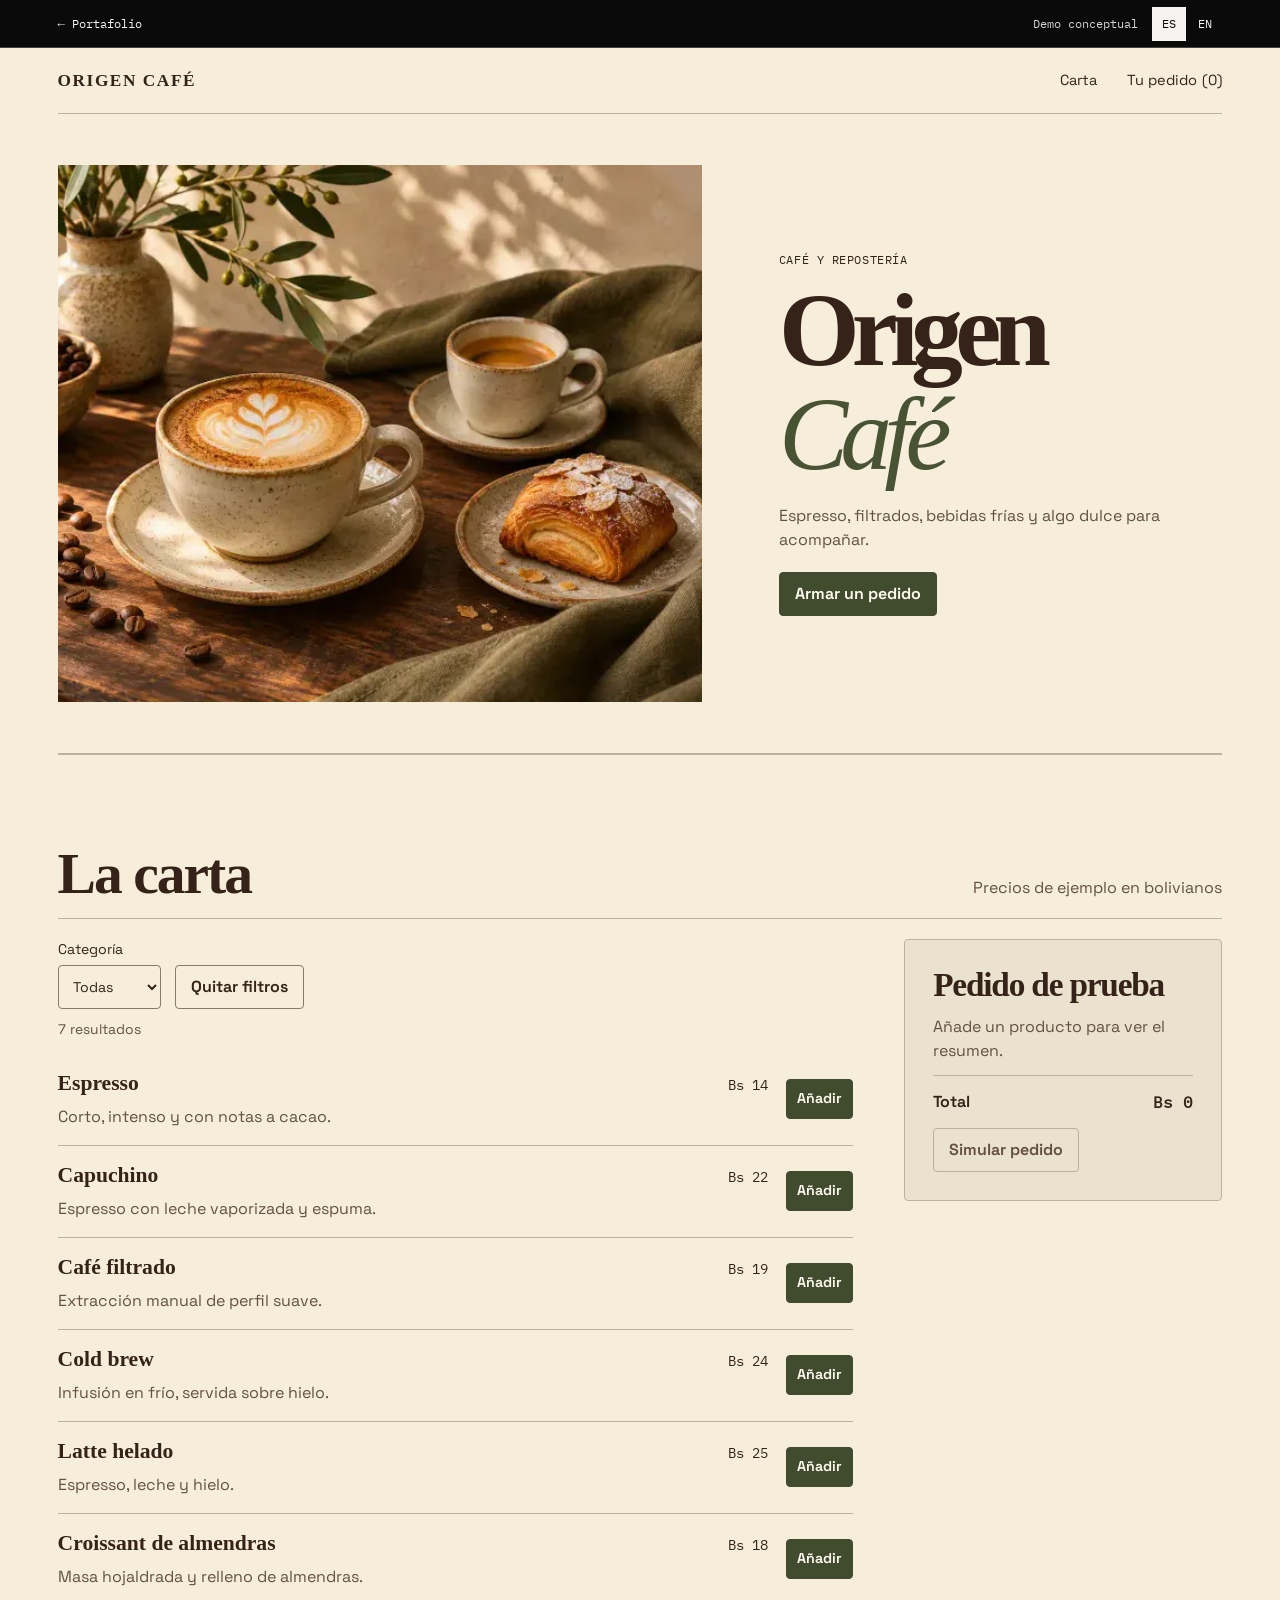
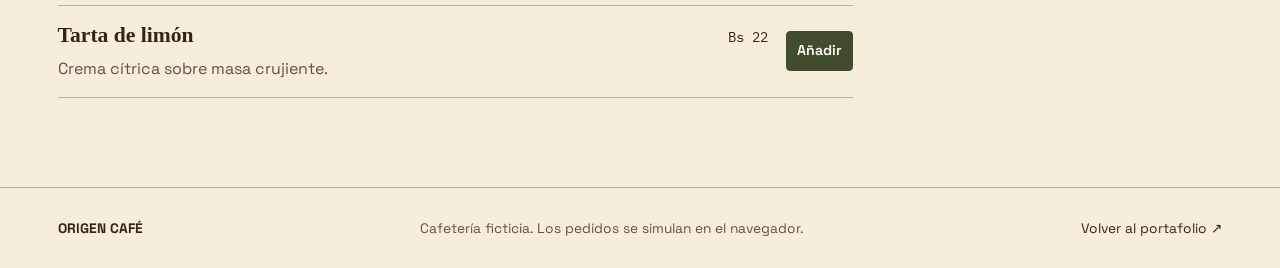
<file: demos/origen.html>
<!doctype html>
<html lang="es">
<head>
  <meta charset="utf-8">
  <meta name="viewport" content="width=device-width, initial-scale=1">
  <meta name="description" content="Cafetería ficticia con cafés, bebidas frías, postres y un simulador de pedidos." data-en-description="Fictional coffee shop with coffee, cold drinks, desserts and an order simulator.">
  <title>ORIGEN CAFÉ — cafetería y pedidos simulados | Portafolio</title>
  <meta name="robots" content="noindex, follow">
  <link rel="icon" href="../assets/icons/brand-mark.svg?v=8">
  <link rel="stylesheet" href="../css/commerce.css?v=8">
  <link rel="stylesheet" href="../css/origen.css?v=8">
  <script src="../js/demos.js?v=9" defer></script>
  <script src="../js/commerce.js?v=8" defer></script>
</head>
<body class="theme-origen" data-commerce="origen" data-title-es="ORIGEN CAFÉ — cafetería y pedidos simulados | Portafolio" data-title-en="ORIGEN CAFÉ — coffee shop and mock orders | Portfolio">
  <a href="#demo-main" class="skip-link" data-es="Saltar al contenido" data-en="Skip to content">Saltar al contenido</a>
  <header class="demo-bar utility">
    <a href="../index.html#comerciales" class="demo-back" data-es="← Portafolio" data-en="← Portfolio">← Portafolio</a>
    <span class="utility-note" data-es="Demo conceptual" data-en="Concept demo">Demo conceptual</span>
    <div class="utility-languages" role="group" aria-label="Idioma" data-es-aria="Idioma" data-en-aria="Language">
      <button type="button" data-demo-lang="es" aria-pressed="true" lang="es">ES</button>
      <button type="button" data-demo-lang="en" aria-pressed="false" lang="en">EN</button>
    </div>
  </header>
  <main id="demo-main" tabindex="-1">
    <nav class="local-nav layout" aria-label="ORIGEN CAFÉ">
      <a class="wordmark" href="#demo-main">ORIGEN CAFÉ</a>
      <ul><li><a href="#carta" data-es="Carta" data-en="Menu">Carta</a></li><li><a href="#bolsa"><span data-es="Tu pedido" data-en="Your order">Tu pedido</span> <span data-basket-count>(0)</span></a></li></ul>
    </nav>

    <section class="layout origen-hero" aria-labelledby="brand-title">
      <div class="origen-photo"><img src="../assets/images/commerce/origen.webp?v=9" srcset="../assets/images/commerce/origen-720.webp?v=9 720w, ../assets/images/commerce/origen.webp?v=9 1440w" sizes="(max-width: 700px) 91vw, (max-width: 1450px) 51vw, 735px" width="1440" height="960" alt="Café en tazas de cerámica y un croissant de almendras" data-es-alt="Café en tazas de cerámica y un croissant de almendras" data-en-alt="Coffee in ceramic cups and an almond croissant" fetchpriority="high"></div>
      <div class="origen-heading">
        <p class="kicker" data-es="Café y repostería" data-en="Coffee and pastries">Café y repostería</p>
        <h1 id="brand-title">Origen <em>Café</em></h1>
        <p data-es="Espresso, filtrados, bebidas frías y algo dulce para acompañar." data-en="Espresso, pour-over, cold drinks and something sweet on the side.">Espresso, filtrados, bebidas frías y algo dulce para acompañar.</p>
        <a href="#carta" class="c-btn" data-es="Armar un pedido" data-en="Build an order">Armar un pedido</a>
      </div>
    </section>
    <section class="layout c-section" id="carta" aria-labelledby="menu-title">
      <header class="section-label"><h2 id="menu-title" data-es="La carta" data-en="The menu">La carta</h2><p data-es="Precios de ejemplo en bolivianos" data-en="Sample prices in bolivianos">Precios de ejemplo en bolivianos</p></header>
      <div class="purchase-layout">
        <div><fieldset class="filters" data-enhance disabled><legend class="sr-only"><span data-es="Filtrar catálogo" data-en="Filter catalog">Filtrar catálogo</span></legend><label><span data-es="Categoría" data-en="Category">Categoría</span><select data-category><option value="all" data-es="Todas" data-en="All">Todas</option><option value="hot" data-es="Calientes" data-en="Hot">Calientes</option><option value="cold" data-es="Frías" data-en="Cold">Frías</option><option value="sweets" data-es="Postres" data-en="Desserts">Postres</option></select></label><button class="c-btn subtle" type="button" data-clear-filters><span data-es="Quitar filtros" data-en="Clear filters">Quitar filtros</span></button></fieldset><p class="filter-status" role="status" data-filter-status></p>
          <div class="cafe-menu" data-products><article class="product" data-product="espresso" data-category-item="hot" data-price="14">
      
      <div class="product-info">
        <div class="product-heading"><h3 data-product-name data-es="Espresso" data-en="Espresso">Espresso</h3><strong>Bs 14</strong></div>
        <p data-product-description data-es="Corto, intenso y con notas a cacao." data-en="Short and intense with cocoa notes.">Corto, intenso y con notas a cacao.</p>
        
        <form class="product-form" data-buy>
          <fieldset data-enhance disabled>
            <legend class="sr-only"><span data-es="Opciones del producto" data-en="Product options">Opciones del producto</span></legend>
            
            <button type="submit" class="c-btn small" aria-label="Añadir Espresso" data-es-aria="Añadir Espresso" data-en-aria="Add Espresso"><span data-es="Añadir" data-en="Add">Añadir</span></button>
            
          </fieldset>
        </form>
      </div>
    </article><article class="product" data-product="capuccino" data-category-item="hot" data-price="22">
      
      <div class="product-info">
        <div class="product-heading"><h3 data-product-name data-es="Capuchino" data-en="Cappuccino">Capuchino</h3><strong>Bs 22</strong></div>
        <p data-product-description data-es="Espresso con leche vaporizada y espuma." data-en="Espresso with steamed milk and foam.">Espresso con leche vaporizada y espuma.</p>
        
        <form class="product-form" data-buy>
          <fieldset data-enhance disabled>
            <legend class="sr-only"><span data-es="Opciones del producto" data-en="Product options">Opciones del producto</span></legend>
            
            <button type="submit" class="c-btn small" aria-label="Añadir Capuchino" data-es-aria="Añadir Capuchino" data-en-aria="Add Cappuccino"><span data-es="Añadir" data-en="Add">Añadir</span></button>
            
          </fieldset>
        </form>
      </div>
    </article><article class="product" data-product="filter" data-category-item="hot" data-price="19">
      
      <div class="product-info">
        <div class="product-heading"><h3 data-product-name data-es="Café filtrado" data-en="Pour-over coffee">Café filtrado</h3><strong>Bs 19</strong></div>
        <p data-product-description data-es="Extracción manual de perfil suave." data-en="Hand-brewed coffee with a mellow profile.">Extracción manual de perfil suave.</p>
        
        <form class="product-form" data-buy>
          <fieldset data-enhance disabled>
            <legend class="sr-only"><span data-es="Opciones del producto" data-en="Product options">Opciones del producto</span></legend>
            
            <button type="submit" class="c-btn small" aria-label="Añadir Café filtrado" data-es-aria="Añadir Café filtrado" data-en-aria="Add Pour-over coffee"><span data-es="Añadir" data-en="Add">Añadir</span></button>
            
          </fieldset>
        </form>
      </div>
    </article><article class="product" data-product="cold-brew" data-category-item="cold" data-price="24">
      
      <div class="product-info">
        <div class="product-heading"><h3 data-product-name data-es="Cold brew" data-en="Cold brew">Cold brew</h3><strong>Bs 24</strong></div>
        <p data-product-description data-es="Infusión en frío, servida sobre hielo." data-en="Slow cold extraction served over ice.">Infusión en frío, servida sobre hielo.</p>
        
        <form class="product-form" data-buy>
          <fieldset data-enhance disabled>
            <legend class="sr-only"><span data-es="Opciones del producto" data-en="Product options">Opciones del producto</span></legend>
            
            <button type="submit" class="c-btn small" aria-label="Añadir Cold brew" data-es-aria="Añadir Cold brew" data-en-aria="Add Cold brew"><span data-es="Añadir" data-en="Add">Añadir</span></button>
            
          </fieldset>
        </form>
      </div>
    </article><article class="product" data-product="ice-latte" data-category-item="cold" data-price="25">
      
      <div class="product-info">
        <div class="product-heading"><h3 data-product-name data-es="Latte helado" data-en="Iced latte">Latte helado</h3><strong>Bs 25</strong></div>
        <p data-product-description data-es="Espresso, leche y hielo." data-en="Espresso, milk and ice.">Espresso, leche y hielo.</p>
        
        <form class="product-form" data-buy>
          <fieldset data-enhance disabled>
            <legend class="sr-only"><span data-es="Opciones del producto" data-en="Product options">Opciones del producto</span></legend>
            
            <button type="submit" class="c-btn small" aria-label="Añadir Latte helado" data-es-aria="Añadir Latte helado" data-en-aria="Add Iced latte"><span data-es="Añadir" data-en="Add">Añadir</span></button>
            
          </fieldset>
        </form>
      </div>
    </article><article class="product" data-product="croissant" data-category-item="sweets" data-price="18">
      
      <div class="product-info">
        <div class="product-heading"><h3 data-product-name data-es="Croissant de almendras" data-en="Almond croissant">Croissant de almendras</h3><strong>Bs 18</strong></div>
        <p data-product-description data-es="Masa hojaldrada y relleno de almendras." data-en="Flaky pastry with almond filling.">Masa hojaldrada y relleno de almendras.</p>
        
        <form class="product-form" data-buy>
          <fieldset data-enhance disabled>
            <legend class="sr-only"><span data-es="Opciones del producto" data-en="Product options">Opciones del producto</span></legend>
            
            <button type="submit" class="c-btn small" aria-label="Añadir Croissant de almendras" data-es-aria="Añadir Croissant de almendras" data-en-aria="Add Almond croissant"><span data-es="Añadir" data-en="Add">Añadir</span></button>
            
          </fieldset>
        </form>
      </div>
    </article><article class="product" data-product="cake" data-category-item="sweets" data-price="22">
      
      <div class="product-info">
        <div class="product-heading"><h3 data-product-name data-es="Tarta de limón" data-en="Lemon tart">Tarta de limón</h3><strong>Bs 22</strong></div>
        <p data-product-description data-es="Crema cítrica sobre masa crujiente." data-en="Citrus curd on a crisp pastry shell.">Crema cítrica sobre masa crujiente.</p>
        
        <form class="product-form" data-buy>
          <fieldset data-enhance disabled>
            <legend class="sr-only"><span data-es="Opciones del producto" data-en="Product options">Opciones del producto</span></legend>
            
            <button type="submit" class="c-btn small" aria-label="Añadir Tarta de limón" data-es-aria="Añadir Tarta de limón" data-en-aria="Add Lemon tart"><span data-es="Añadir" data-en="Add">Añadir</span></button>
            
          </fieldset>
        </form>
      </div>
    </article></div><p class="empty" data-filter-empty hidden data-es="No encontramos resultados. Prueba con otra búsqueda o quita los filtros." data-en="No results. Try another search or clear the filters.">No encontramos resultados. Prueba con otra búsqueda o quita los filtros.</p>
        </div>
        <aside class="basket" id="bolsa" aria-labelledby="bag-title">
          <h2 id="bag-title" data-es="Pedido de prueba" data-en="Demo order">Pedido de prueba</h2>
          <ul data-basket-items></ul>
          <p data-basket-empty><span data-es="Añade un producto para ver el resumen." data-en="Add a product to see your summary.">Añade un producto para ver el resumen.</span></p>
          <div class="basket-total"><span>Total</span><output data-basket-total>Bs 0</output></div>
          <button type="button" class="c-btn" data-checkout disabled><span data-es="Simular pedido" data-en="Simulate order">Simular pedido</span></button>
          <p class="message" role="status" data-checkout-status></p>
        </aside>
      </div>
    </section>
  </main>
  <footer class="demo-footer c-footer"><div class="layout"><b>ORIGEN CAFÉ</b><p><span data-es="Cafetería ficticia. Los pedidos se simulan en el navegador." data-en="Fictional coffee shop. Orders are simulated in the browser.">Cafetería ficticia. Los pedidos se simulan en el navegador.</span></p><a href="../index.html#comerciales" data-es="Volver al portafolio ↗" data-en="Back to portfolio ↗">Volver al portafolio ↗</a></div></footer>
</body>
</html>
</file>
<file: css/style.css>
/* Portafolio industrial · retícula editorial de doce columnas */
@font-face {
  font-family: "Space Grotesk";
  src: url("../assets/fonts/space-grotesk.woff2") format("woff2");
  font-weight: 300 700;
  font-display: swap;
}
@font-face {
  font-family: "IBM Plex Mono";
  src: url("../assets/fonts/ibm-plex-mono.woff2") format("woff2");
  font-weight: 400;
  font-display: swap;
}

:root {
  --ink: #0a0a0a;
  --coal: #191919;
  --red: #dc143c;
  --red-dark: #a30e2d;
  --red-on-black: #fb5372;
  --paper: #f5f3ef;
  --white: #fff;
  --gray: #a6a6a6;
  --gray-on-paper: #525252;
  --line: #3f3f3f;
  --paper-line: #bfbab3;
  --page-max: 1560px;
  --gutter: clamp(18px, 4.35vw, 84px);
  --col-gap: clamp(10px, 1.45vw, 28px);
  --section-space: clamp(48px, 7vw, 112px);
  --nav-height: 70px;
  --ease: cubic-bezier(.2,.72,.2,1);
  --sans: "Space Grotesk", Arial, system-ui, sans-serif;
  --mono: "IBM Plex Mono", Consolas, ui-monospace, monospace;
  color-scheme: dark;
}

*, *::before, *::after { box-sizing: border-box; }
html { scroll-behavior: smooth; scroll-padding-top: calc(var(--nav-height) + 20px); }
body { margin: 0; background: var(--ink); color: var(--paper); font: 1rem / 1.55 var(--sans); }
h1, h2, h3, p, figure, dl, dd { margin: 0; }
ul { margin: 0; padding: 0; list-style: none; }
a { color: inherit; text-decoration: none; }
button { color: inherit; font: inherit; background: none; border: 0; cursor: pointer; }
img { display: block; width: 100%; height: auto; }
[hidden] { display: none !important; }
:focus-visible { outline: 2px solid var(--red-on-black); outline-offset: 4px; }
.paper :focus-visible { outline-color: var(--red-dark); }
::selection { background: var(--red-dark); color: var(--white); }
.skip-link { position: fixed; top: 10px; left: var(--gutter); z-index: 20; padding: 10px 14px; background: var(--paper); color: var(--ink); transform: translateY(-150%); }
.skip-link:focus { transform: none; }

.wrap { width: min(calc(100% - 2 * var(--gutter)), var(--page-max)); margin-inline: auto; }
.grid { display: grid; grid-template-columns: repeat(12, minmax(0, 1fr)); gap: var(--col-gap); }
.site-header { position: sticky; top: 0; z-index: 10; background: var(--ink); border-bottom: 1px solid var(--line); }
.nav { display: flex; align-items: center; justify-content: space-between; gap: var(--col-gap); min-height: var(--nav-height); }
.brand { min-width: 46px; font-size: 1.4rem; font-weight: 700; letter-spacing: -.08em; }
.brand-slash { margin-inline: .11em; color: var(--red-on-black); }
.nav-links { display: flex; flex-wrap: wrap; align-items: center; gap: clamp(10px, 2vw, 40px); }
.nav-link { display: flex; align-items: center; min-height: 44px; color: var(--gray); font-size: .93rem; }
.nav-link:hover, .nav-link[aria-current] { color: var(--paper); text-decoration: underline; text-decoration-color: var(--red-on-black); text-underline-offset: 7px; text-decoration-thickness: 2px; }
.nav-actions, .languages { display: flex; align-items: center; }
.languages button { min-width: 40px; min-height: 40px; padding: 0 6px; color: var(--gray); font: .82rem var(--mono); }
.languages button[aria-pressed="true"] { color: var(--white); background: var(--coal); box-shadow: inset 0 -2px var(--red); }
.nav-toggle { display: none; width: 44px; height: 44px; place-content: center; gap: 5px; }
.nav-toggle span { width: 20px; height: 2px; background: currentColor; transition: transform .24s var(--ease); }
.nav-toggle[aria-expanded="true"] span:first-child { transform: translateY(3.5px) rotate(45deg); }
.nav-toggle[aria-expanded="true"] span:last-child { transform: translateY(-3.5px) rotate(-45deg); }

.hero { color: var(--ink); background: var(--paper); }
.hero-inner { min-height: min(770px, calc(100svh - var(--nav-height))); grid-template-rows: auto 1fr auto; align-items: end; padding-block: clamp(26px, 5vw, 70px) clamp(38px, 6vw, 80px); row-gap: clamp(28px, 5vw, 76px); }
.hero-eyebrow { grid-column: 1 / -1; display: flex; flex-wrap: wrap; justify-content: space-between; gap: 8px; align-self: start; padding-block: 0 11px; border-bottom: 1px solid var(--ink); font: .79rem / 1.3 var(--mono); text-transform: uppercase; letter-spacing: .06em; }
.hero-eyebrow span:last-child { color: var(--red-dark); }
.hero h1 { grid-column: 1 / -1; font-size: clamp(2.55rem, 10.15vw, 10.2rem); font-weight: 700; line-height: .87; letter-spacing: -.073em; }
.hero h1 > span { display: block; overflow: clip; padding-block: .05em .13em; padding-inline: .04em; margin-inline: -.04em; }
.hero h1 b { display: block; font-weight: inherit; }
.hero h1 > span + span { margin-top: -.06em; padding-left: calc(2 * (100% + var(--col-gap)) / 12); }
.hero-role, .hero-detail { padding-top: 16px; border-top: 1px solid var(--paper-line); align-self: stretch; }
.hero-role { grid-column: 1 / 6; font: clamp(.9rem, 1.4vw, 1.12rem) / 1.5 var(--mono); }
.hero-detail { grid-column: 8 / -1; }
.hero-detail p { max-width: 36ch; font-size: clamp(1rem, 1.55vw, 1.28rem); line-height: 1.45; }
.hero-actions, .contact-actions { display: flex; flex-wrap: wrap; gap: 8px; margin-top: 18px; }
.button { display: inline-flex; align-items: center; justify-content: space-between; gap: 14px; min-height: 47px; padding: 9px 14px; border: 1px solid currentColor; font-weight: 600; font-size: .93rem; transition: background .2s, color .2s, border-color .2s; }
.button:hover { background: var(--coal); color: var(--white); }
.primary { color: var(--white); background: var(--red-dark); border-color: var(--red-dark); }
.primary:hover { background: var(--red); border-color: var(--red); }
.arrow { display: inline-block; transition: transform .22s var(--ease); }
:is(.button, .text-link):hover .arrow { transform: translate(3px, -2px); }
.button:active { transform: translateY(1px); }
.text-link { display: inline-flex; align-items: center; gap: 10px; width: fit-content; min-height: 43px; padding-block: 3px; font-weight: 650; text-decoration: underline; text-underline-offset: 6px; text-decoration-color: var(--red-on-black); }
.paper .text-link { text-decoration-color: var(--red-dark); }
.text-link:hover { color: var(--red-on-black); }
.paper .text-link:hover { color: var(--red-dark); }

.section { padding-block: var(--section-space); }
.paper { color: var(--ink); background: var(--paper); }
.section-head { padding-block: 12px clamp(22px, 4vw, 52px); border-top: 1px solid var(--line); align-items: start; }
.paper .section-head { border-color: var(--paper-line); }
.section-no { grid-column: 1 / 3; color: var(--red-on-black); font: .83rem / 1.6 var(--mono); padding-top: .4em; }
.paper .section-no { color: var(--red-dark); }
.section-head h2 { grid-column: 3 / 9; max-width: 17ch; font-size: clamp(2.4rem, 5.6vw, 6rem); letter-spacing: -.071em; line-height: .99; font-weight: 650; }
.section-lead { grid-column: 10 / -1; color: var(--gray); max-width: 32ch; font-size: 1rem; }
.paper .section-lead { color: var(--gray-on-paper); }
.about-body { grid-column: 3 / 9; max-width: 66ch; font-size: clamp(1rem, 1.7vw, 1.29rem); }
.about-body p + p { margin-top: 1.15em; }
.skills { grid-column: 10 / -1; align-self: start; padding-top: 18px; border-top: 2px solid var(--ink); }
.skills h3 { font-size: 1.12rem; margin-bottom: 14px; }
.skills dt { font: .76rem / 1.5 var(--mono); color: var(--red-dark); margin-top: 11px; }
.skills dd { color: var(--gray-on-paper); }

.feature, .project { align-items: center; padding-block: clamp(24px, 4vw, 62px); border-top: 1px solid var(--line); }
.paper .project { border-color: var(--paper-line); }
.feature > div:first-child, .project-copy { grid-column: 1 / 5; min-width: 0; }
.feature > .automation, .project-image { grid-column: 6 / -1; min-width: 0; }
#proyectos .project:nth-of-type(odd) .project-image { grid-column: 1 / 9; grid-row: 1; }
#proyectos .project:nth-of-type(odd) .project-copy { grid-column: 10 / -1; grid-row: 1; }
#comerciales .project:nth-of-type(even) .project-image { grid-column: 1 / 8; grid-row: 1; }
#comerciales .project:nth-of-type(even) .project-copy { grid-column: 9 / -1; grid-row: 1; }
.project h3, .feature h3 { font-size: clamp(2rem, 3.6vw, 4.7rem); line-height: 1; letter-spacing: -.065em; margin-block: 8px 14px; }
.project p:not(.project-index), .feature p:not(.project-index) { color: var(--gray); max-width: 46ch; }
.paper .project p:not(.project-index) { color: var(--gray-on-paper); }
.project-index { display: flex; align-items: baseline; gap: 10px; font: .78rem / 1.5 var(--mono); text-wrap: balance; }
.project-index > span:first-child { font-size: 1.42rem; color: var(--red-on-black); }
.paper .project-index > span:first-child { color: var(--red-dark); }
.tech { display: flex; flex-wrap: wrap; gap: 3px 12px; padding-block: 14px 6px; font: .75rem / 1.65 var(--mono); color: var(--gray); }
.paper .tech { color: var(--gray-on-paper); }
.tech li + li::before { content: "/"; margin-right: 12px; color: var(--red-on-black); }
.paper .tech li + li::before { color: var(--red-dark); }
.project .text-link { border: 1px solid currentColor; min-height: 44px; margin-top: 8px; padding-inline: 10px; text-decoration: none; }
.project-image { overflow: hidden; background: var(--coal); aspect-ratio: 8 / 5; }
.project-image img { height: 100%; object-fit: cover; transition: transform .45s var(--ease); }
@media (hover: hover) { .project:hover img { transform: scale(1.025); } }
.automation { background: var(--coal); padding: 0 clamp(14px, 3vw, 32px); border-left: 2px solid var(--red); }
.automation details + details { border-top: 1px solid var(--line); }
.automation summary { padding-block: 14px; cursor: pointer; }
.automation summary::marker { color: var(--red-on-black); }
.automation ol, .automation ul { color: var(--gray); padding: 0 0 14px 22px; margin: 0; }
.automation ul { list-style: square; }
.automation li + li { margin-top: 6px; }
.contact-name { grid-column: 3 / 7; font-size: clamp(1.6rem, 3.2vw, 3.2rem); line-height: 1.05; letter-spacing: -.055em; }
.contact dl { grid-column: 8 / -1; }
.contact dl > div { display: grid; grid-template-columns: minmax(56px, auto) 1fr; gap: 12px; align-items: baseline; border-bottom: 1px solid var(--line); }
.contact dt { color: var(--gray); font: .77rem var(--mono); }
.contact dd { min-width: 0; overflow-wrap: anywhere; }
.address { display: inline-flex; align-items: center; min-height: 44px; text-decoration: underline; text-decoration-color: var(--red-on-black); text-underline-offset: 5px; }
.contact-actions { grid-column: 8 / -1; align-items: center; margin-top: 0; }
.copy-status { flex-basis: 100%; min-height: 1.5em; color: var(--gray); }
.site-footer { border-top: 1px solid var(--line); color: var(--gray); }
.site-footer .wrap { display: flex; align-items: center; justify-content: space-between; flex-wrap: wrap; gap: 4px 14px; padding-block: 18px; font: .75rem / 1.6 var(--mono); }

@media (prefers-reduced-motion: no-preference) {
  .hero h1 b { animation: title-in .58s var(--ease) backwards; }
  .hero h1 > span + span b { animation-delay: .08s; }
  .hero-eyebrow { animation: rule-in .45s var(--ease) backwards; }
  .hero-role, .hero-detail { animation: row-in .37s var(--ease) .14s backwards; }
  .just-revealed { animation: row-in .42s var(--ease); }
  @keyframes title-in { from { transform: translateY(105%); } }
  @keyframes rule-in { from { clip-path: inset(0 100% 0 0); } }
  @keyframes row-in { from { opacity: .6; transform: translateY(9px); } }
}
@media (prefers-reduced-motion: reduce) {
  html { scroll-behavior: auto; }
  *, *::before, *::after { transition: none !important; animation: none !important; }
}
@media (max-width: 940px) {
  :root { --nav-height: 59px; }
  .nav { flex-wrap: wrap; }
  .nav-links { order: 1; flex-basis: 100%; }
  .js .nav-toggle { display: grid; }
  .js .nav-links { position: absolute; top: 100%; left: 0; right: 0; display: block; padding: 10px var(--gutter) 16px; background: var(--ink); border-bottom: 1px solid var(--line); max-height: calc(100dvh - var(--nav-height)); overflow: auto; visibility: hidden; opacity: 0; transform: translateY(-8px); pointer-events: none; transition: opacity .22s, transform .22s, visibility .22s; }
  .js .nav-links.is-open { visibility: visible; opacity: 1; transform: none; pointer-events: auto; }
  .js .nav-links .nav-link { border-bottom: 1px solid var(--line); }
  .hero h1 > span + span { padding-left: calc((100% + var(--col-gap)) / 12); }
  .hero-inner { min-height: auto; }
  .hero-detail { grid-column: 7 / -1; }
  .section-head h2 { grid-column: 3 / 10; }
  .section-lead { grid-column: 3 / 10; }
  .about-body { grid-column: 3 / 10; }
  .skills { grid-column: 3 / 10; margin-top: 20px; }
  .contact-name { grid-column: 3 / 11; }
  .contact dl, .contact-actions { grid-column: 3 / 11; }
}
@media (max-width: 640px) {
  .hero h1 { font-size: clamp(2.55rem, 11vw, 4.4rem); line-height: .93; letter-spacing: -.06em; }
  .hero h1 > span + span { padding-left: .04em; }
  .hero-role { grid-column: 1 / -1; }
  .hero-detail { grid-column: 1 / -1; border-top: 0; padding-top: 0; margin-top: -18px; }
  .section-no { grid-column: 1 / -1; }
  .section-head h2, .section-lead, .about-body, .skills, .contact-name, .contact dl, .contact-actions { grid-column: 1 / -1; }
  .feature > div:first-child, .feature > .automation, .project .project-copy, .project .project-image,
  #proyectos .project:nth-of-type(odd) :is(.project-copy, .project-image),
  #comerciales .project:nth-of-type(even) :is(.project-copy, .project-image) { grid-column: 1 / -1; grid-row: auto; }
  .project { row-gap: 16px; }
  .project-image { grid-row: 1 !important; }
}
</file>
<file: css/commerce.css>
/* Patrones comunes a las cuatro demos comerciales. Los temas viven por separado. */
@font-face {
  font-family: "Space Grotesk";
  src: url("../assets/fonts/space-grotesk.woff2") format("woff2");
  font-weight: 300 700;
  font-display: swap;
}
@font-face {
  font-family: "IBM Plex Mono";
  src: url("../assets/fonts/ibm-plex-mono.woff2") format("woff2");
  font-display: swap;
}
:root {
  --sans: "Space Grotesk", Arial, system-ui, sans-serif;
  --mono: "IBM Plex Mono", Consolas, ui-monospace, monospace;
  --display: var(--sans);
  --max: 1320px;
  --gutter: clamp(16px, 4.5vw, 64px);
  --space: clamp(44px, 7vw, 96px);
  --bar: 48px;
  --radius: 0;
}
*, *::before, *::after { box-sizing: border-box; }
html { scroll-behavior: smooth; scroll-padding-top: calc(var(--bar) + 12px); }
body { margin: 0; color: var(--text); background: var(--bg); font: 1rem / 1.5 var(--sans); }
h1, h2, h3, p, figure, dl, dd { margin: 0; }
ul { list-style: none; padding: 0; margin: 0; }
a { color: inherit; text-decoration: none; }
button, input, select { font: inherit; }
button { color: inherit; cursor: pointer; }
button:disabled { cursor: default; }
img { display: block; width: 100%; height: auto; }
fieldset { margin: 0; border: 0; padding: 0; min-width: 0; }
[hidden] { display: none !important; }
:focus-visible { outline: 2px solid var(--focus); outline-offset: 3px; }
.sr-only { position: absolute; width: 1px; height: 1px; overflow: hidden; clip-path: inset(50%); white-space: nowrap; }
.layout { width: min(calc(100% - 2 * var(--gutter)), var(--max)); margin-inline: auto; }
.skip-link { position: absolute; z-index: 12; top: 4px; left: var(--gutter); padding: 10px; background: #fff; color: #0a0a0a; transform: translateY(-130%); }
.skip-link:focus { transform: none; }
.utility { position: sticky; top: 0; z-index: 8; min-height: var(--bar); display: flex; align-items: center; justify-content: space-between; gap: 6px 14px; padding: 0 var(--gutter); color: #f5f3ef; background: #0a0a0a; border-bottom: 1px solid #444; font: .77rem / 1.4 var(--mono); }
.utility :focus-visible { outline-color: #fb5372; }
.utility-note { color: #d4d4d4; margin-left: auto; }
.utility-languages { display: flex; gap: 2px; }
.utility-languages button { min-width: 34px; min-height: 34px; border: 0; background: none; }
.utility-languages button[aria-pressed="true"] { color: #0a0a0a; background: #f5f3ef; }
.demo-back { display: inline-flex; align-items: center; min-height: 44px; }
.demo-back:hover, .local-nav li a:hover, .c-footer a:hover { text-decoration: underline; text-underline-offset: 4px; }
.local-nav { display: flex; flex-wrap: wrap; align-items: center; justify-content: space-between; gap: 5px 20px; min-height: 66px; border-bottom: 1px solid var(--line); padding-block: 8px; }
.local-nav ul { display: flex; gap: 0 clamp(12px, 2.4vw, 35px); flex-wrap: wrap; }
.local-nav a { display: inline-flex; align-items: center; min-height: 42px; }
.local-nav li a { font-size: .91rem; gap: .35em; }
.wordmark { font-weight: 700; letter-spacing: -.035em; }
.kicker { font: .77rem / 1.45 var(--mono); letter-spacing: .045em; text-transform: uppercase; }
.c-section { padding-block: var(--space); }
.section-label { display: flex; flex-wrap: wrap; justify-content: space-between; align-items: baseline; gap: 8px 20px; border-bottom: 1px solid var(--line); margin-bottom: 20px; padding-bottom: 15px; }
.section-label p, .product-info p, .product-info small, .basket p, .compare p { color: var(--muted); }
h1, h2 { font-family: var(--display); line-height: 1; }
h2 { font-size: clamp(1.9rem, 4.5vw, 3.65rem); letter-spacing: -.035em; }
.c-btn { display: inline-flex; align-items: center; justify-content: center; gap: 9px; min-height: 44px; padding: 8px 15px; border: 1px solid var(--primary); border-radius: var(--radius); background: var(--primary); color: var(--on-primary); font-weight: 650; text-align: center; text-decoration: none; }
.c-btn:hover:not(:disabled) { filter: brightness(var(--hover, .88)); }
.c-btn:active:not(:disabled) { transform: translateY(1px); }
.c-btn:disabled { border-color: var(--line); background: var(--surface); color: var(--muted); }
.c-btn.subtle { border-color: var(--line-strong); background: transparent; color: var(--text); }
.c-btn.small { min-height: 40px; padding-inline: 10px; font-size: .89rem; }
input, select { min-height: 44px; min-width: 0; max-width: 100%; padding: 6px 10px; border: 1px solid var(--line-strong); border-radius: var(--radius); background: var(--bg); color: var(--text); }
input[type="checkbox"] { accent-color: var(--primary); min-height: auto; width: 18px; height: 18px; margin: 0; }
label { display: grid; align-content: start; gap: 5px; min-width: 0; font-size: .88rem; }
.filters { display: flex; align-items: end; flex-wrap: wrap; gap: 10px 14px; }
.filters input[type="search"] { width: min(100%, 19rem); }
.filters select { width: 100%; }
.filter-status { min-height: 1.5em; margin-block: 10px 14px; color: var(--muted); font-size: .87rem; }
.product { min-width: 0; }
.product-info { min-width: 0; }
.product-heading { display: flex; flex-wrap: wrap; align-items: baseline; justify-content: space-between; gap: 5px 12px; }
.product-heading h3 { font-size: clamp(1.05rem, 2vw, 1.35rem); line-height: 1.25; }
.product-heading strong { font: .88rem / 1.5 var(--mono); white-space: nowrap; }
.product-form fieldset { display: flex; gap: 8px 10px; flex-wrap: wrap; align-items: end; margin-top: 12px; }
.product-form select { max-width: 155px; }
.product-form input[type="number"] { width: 76px; }
.product-info p { margin-top: 4px; }
.purchase-layout { display: grid; grid-template-columns: minmax(0, 1fr) minmax(248px, .4fr); gap: clamp(20px, 4vw, 54px); align-items: start; }
.basket, .compare { padding: clamp(16px, 2.4vw, 28px); border: 1px solid var(--line); border-radius: var(--radius); background: var(--surface); min-width: 0; }
.basket h2, .compare h2 { font-size: clamp(1.35rem, 2.6vw, 2.25rem); margin-bottom: 14px; }
.basket li { display: flex; flex-wrap: wrap; align-items: center; justify-content: space-between; gap: 8px; padding-block: 12px; border-top: 1px solid var(--line); }
.basket li p { font-size: .86rem; }
.quantity-actions { display: flex; align-items: center; gap: 6px; font: .9rem var(--mono); }
.quantity-actions button { min-width: 34px; min-height: 36px; border: 1px solid var(--line-strong); border-radius: var(--radius); background: var(--bg); }
.quantity-actions button:hover:not(:disabled) { background: var(--primary); color: var(--on-primary); }
.quantity-actions button:disabled { opacity: .55; }
.basket-total { display: flex; flex-wrap: wrap; justify-content: space-between; gap: 10px; padding-block: 14px; margin-top: 12px; border-top: 1px solid var(--line); font-weight: 650; }
.basket-total output { font-family: var(--mono); }
.message { color: var(--muted); font-size: .92rem; }
.message:not(:empty) { margin-top: 12px; }
.empty { padding: 14px; border: 1px dashed var(--line-strong); color: var(--muted); }
.c-footer { border-top: 1px solid var(--line); }
.c-footer .layout { display: flex; flex-wrap: wrap; justify-content: space-between; align-items: center; gap: 10px 20px; padding-block: 18px; font-size: .86rem; }
.c-footer p { color: var(--muted); }
.c-footer a { display: inline-flex; align-items: center; min-height: 44px; }
.is-preview { --bar: 0px; }
.is-preview .utility, .is-preview .c-footer { display: none; }

@media (max-width: 760px) {
  .purchase-layout { grid-template-columns: 1fr; }
}
@media (max-width: 490px) {
  .local-nav { gap: 0 12px; }
  .utility { padding-inline: 12px; font-size: .71rem; }
  .utility-note { text-align: center; }
}
@media (prefers-reduced-motion: reduce) {
  html { scroll-behavior: auto; }
  *, *::before, *::after { animation: none !important; transition: none !important; }
}
</file>
<file: css/brasa.css>
.theme-brasa {
  --bg: #17110f;
  --surface: #2a1b17;
  --text: #f7ead7;
  --muted: #cfb9a3;
  --line: #66463b;
  --line-strong: #a88a78;
  --primary: #8e2331;
  --on-primary: #fff5ea;
  --focus: #ffab99;
  --display: Georgia, "Times New Roman", serif;
  --hover: 1.16;
  color-scheme: dark;
}
.brasa-hero > img { height: clamp(260px, 37vw, 590px); object-fit: cover; object-position: center 58%; }
.brasa-title { display: grid; grid-template-columns: 1fr auto; align-items: end; gap: 8px 24px; padding-block: clamp(22px, 4vw, 54px) 22px; }
.brasa-title .kicker { grid-column: 1 / -1; color: #dfac91; }
.brasa-title h1 { font-size: clamp(3rem, 10vw, 9rem); margin-left: -.04em; letter-spacing: -.075em; line-height: .88; }
.brasa-title h1 em { font-weight: 400; color: #ef9b82; }
.brasa-title > div { display: flex; flex-wrap: wrap; gap: 6px; }
.theme-brasa .wordmark { font: 700 1.08rem Georgia, serif; letter-spacing: .04em; }
.menu-columns { display: grid; grid-template-columns: repeat(2,minmax(0,1fr)); gap: 0 42px; }
.dish { display: flex; justify-content: space-between; align-items: baseline; gap: 10px; padding-block: 14px; border-bottom: 1px solid var(--line); }
.dish h3 { font: 700 clamp(1.1rem,2vw,1.4rem) Georgia,serif; }
.dish p { margin-top: 3px; color: var(--muted); font-size: .92rem; }
.dish strong { font: .94rem var(--mono); white-space: nowrap; }
.brasa-gallery { background: #352018; }
.food-photos { display: grid; grid-template-columns: 1.2fr 1fr; gap: 12px; margin-top: 22px; }
.food-photos img { aspect-ratio: 4 / 3; object-fit: cover; }
.food-photos figcaption { margin-top: 6px; font: .8rem var(--mono); color: var(--muted); }
.booking { display: grid; grid-template-columns: .85fr 1fr; gap: 32px; }
.booking > div p { color: var(--muted); margin-top: 12px; }
.booking fieldset { display: grid; grid-template-columns: 1fr 1fr; gap: 12px; align-items: end; }
.booking fieldset label:first-of-type { grid-column: 1 / -1; }
.booking button { grid-column: 1 / -1; justify-self: start; }
@media (max-width: 650px) {
  .brasa-title, .booking, .menu-columns { grid-template-columns: 1fr; }
  .brasa-title > div { margin-top: 8px; }
}
</file>
<file: css/demos.css>
/* ==========================================================================
   Demostraciones conceptuales - Portafolio
   Estilos compartidos por las cuatro páginas de proyecto
   ========================================================================== */

/* ---------- 1. Tokens y base ---------- */
:root {
  --font-sans: Manrope, Aptos, "Segoe UI", system-ui, sans-serif;
  --font-display: "Space Grotesk", Bahnschrift, var(--font-sans);
  --font-mono: "SFMono-Regular", ui-monospace, "Cascadia Code", Consolas,
    "Liberation Mono", monospace;
  --ease: cubic-bezier(0.22, 1, 0.36, 1);
  --bar-h: 56px;

  --d-bg: #08080a;
  --d-ink: #ffffff;
  --d-muted: #a1a1a6;
  --d-accent: #00a8ff;
  --d-accent-ink: #00131f;
  --d-card: #121214;
  --d-line: rgba(255, 255, 255, 0.1);
  --d-line-strong: rgba(255, 255, 255, 0.18);
  --d-radius: 16px;
  --d-control: 8px;
  --d-chrome: #080d18;
  --d-chrome-text: #f1f5f9;
  --d-focus: #38bdf8;

  --demo-max: 1200px;
  color-scheme: dark;
}

*,
*::before,
*::after {
  box-sizing: border-box;
}

html {
  -webkit-text-size-adjust: 100%;
  scroll-behavior: smooth;
  scroll-padding-top: calc(var(--bar-h) + 20px);
}

body {
  margin: 0;
  padding-top: var(--bar-h);
  background: var(--d-bg);
  color: var(--d-ink);
  font-family: var(--font-sans);
  font-size: 16px;
  line-height: 1.6;
  -webkit-font-smoothing: antialiased;
  -moz-osx-font-smoothing: grayscale;
  overflow-x: hidden;
}

h1, h2, h3, h4, p, figure, blockquote {
  margin: 0;
}

ul, ol {
  margin: 0;
  padding: 0;
  list-style: none;
}

a {
  color: inherit;
  text-decoration: none;
}

button {
  font: inherit;
  color: inherit;
  background: none;
  border: 0;
  padding: 0;
  cursor: pointer;
}

img,
svg {
  display: block;
  max-width: 100%;
}

img {
  height: auto;
}

:focus-visible {
  outline: 2px solid var(--d-focus);
  outline-offset: 3px;
}

::selection {
  background: var(--d-accent);
  color: var(--d-accent-ink);
}

.skip-link {
  position: fixed;
  top: 10px;
  left: 10px;
  z-index: 500;
  padding: 10px 18px;
  border-radius: 999px;
  background: #ffffff;
  color: #000000;
  font-size: 12.5px;
  font-weight: 600;
  transform: translateY(-180%);
  transition: transform 0.25s var(--ease);
}

.skip-link:focus {
  transform: translateY(0);
}

/* Temas */
.theme-store {
  --d-bg: #171613;
  --d-ink: #f6f4ee;
  --d-muted: #9c9a91;
  --d-accent: #f2d21b;
  --d-accent-ink: #131200;
  --d-card: #23211c;
  --d-line: rgba(255, 255, 255, 0.1);
  --d-line-strong: rgba(255, 255, 255, 0.2);
}

.theme-dash {
  --d-bg: #0b1423;
  --d-ink: #eaf2ff;
  --d-muted: #8c9cb4;
  --d-accent: #3ce0c6;
  --d-accent-ink: #00241e;
  --d-card: #121f32;
  --d-line: rgba(140, 180, 220, 0.14);
  --d-line-strong: rgba(140, 180, 220, 0.26);
}

.theme-corp {
  --d-bg: #f4f2ec;
  --d-ink: #121309;
  --d-muted: #5f6158;
  --d-accent: #243fcf;
  --d-focus: #243fcf;
  --d-accent-ink: #ffffff;
  --d-card: #ffffff;
  --d-line: rgba(18, 19, 9, 0.12);
  --d-line-strong: rgba(18, 19, 9, 0.24);
  color-scheme: light;
}

.theme-creative {
  --d-bg: #efece4;
  --d-ink: #131313;
  --d-muted: #66645c;
  --d-accent: #aa341c;
  --d-focus: #aa341c;
  --d-accent-ink: #ffffff;
  --d-card: #e7e3d8;
  --d-line: rgba(19, 19, 19, 0.14);
  --d-line-strong: rgba(19, 19, 19, 0.28);
  color-scheme: light;
}

/* ---------- 2. Barra de demostración ---------- */
.demo-bar {
  position: fixed;
  top: 0;
  left: 0;
  right: 0;
  z-index: 200;
  display: flex;
  align-items: center;
  gap: 18px;
  height: var(--bar-h);
  padding: 0 clamp(14px, 3vw, 30px);
  border-bottom: 1px solid rgba(255, 255, 255, 0.09);
  background: rgba(8, 8, 10, 0.82);
  -webkit-backdrop-filter: blur(22px) saturate(160%);
  backdrop-filter: blur(22px) saturate(160%);
  color: #ffffff;
}

.demo-back {
  display: inline-flex;
  align-items: center;
  gap: 7px;
  font-size: 12.5px;
  font-weight: 500;
  color: #d9d9df;
  transition: color 0.25s var(--ease);
}

.demo-back:hover {
  color: #ffffff;
}

.demo-back svg {
  width: 14px;
  height: 14px;
}

.demo-tag {
  display: inline-flex;
  align-items: center;
  gap: 7px;
  margin-left: auto;
  padding: 5px 11px;
  border-radius: 999px;
  border: 1px solid rgba(0, 168, 255, 0.28);
  background: rgba(0, 168, 255, 0.08);
  font-size: 9.5px;
  font-weight: 600;
  letter-spacing: 0.12em;
  text-transform: uppercase;
  color: #9fe4ff;
  white-space: nowrap;
}

.demo-tag i {
  width: 5px;
  height: 5px;
  border-radius: 50%;
  background: #00a8ff;
  box-shadow: 0 0 8px rgba(0, 168, 255, 0.9);
}

.demo-lang {
  display: flex;
  align-items: center;
  gap: 2px;
  padding: 3px;
  border-radius: 999px;
  border: 1px solid rgba(255, 255, 255, 0.1);
  background: rgba(255, 255, 255, 0.05);
}

.demo-lang button {
  min-width: 32px;
  padding: 4px 7px;
  border-radius: 999px;
  font-size: 10px;
  font-weight: 600;
  letter-spacing: 0.07em;
  color: #a1a1a6;
  transition: color 0.25s var(--ease), background 0.25s var(--ease);
}

.demo-lang button:hover {
  color: #ffffff;
}

.demo-lang button[aria-pressed="true"] {
  background: #ffffff;
  color: #000000;
}

/* ---------- 3. Utilidades compartidas ---------- */
.d-wrap {
  width: min(calc(100% - 48px), var(--demo-max));
  margin-inline: auto;
}

.d-kicker {
  display: inline-flex;
  align-items: center;
  gap: 9px;
  font-size: 10.5px;
  font-weight: 600;
  letter-spacing: 0.16em;
  text-transform: uppercase;
  color: var(--d-accent);
}

.d-kicker::before {
  content: "";
  width: 22px;
  height: 1px;
  background: currentColor;
  opacity: 0.7;
}

.d-btn {
  display: inline-flex;
  align-items: center;
  justify-content: center;
  gap: 9px;
  height: 46px;
  padding: 0 22px;
  border-radius: 999px;
  font-size: 13.5px;
  font-weight: 600;
  letter-spacing: -0.01em;
  transition: transform 0.3s var(--ease), background 0.3s var(--ease),
    color 0.3s var(--ease), border-color 0.3s var(--ease);
}

.d-btn svg {
  width: 16px;
  height: 16px;
}

.d-btn-solid {
  background: var(--d-accent);
  color: var(--d-accent-ink);
}

.d-btn-solid:hover {
  transform: translateY(-2px);
  filter: brightness(1.06);
}

.d-btn-outline {
  border: 1px solid var(--d-line-strong);
  color: var(--d-ink);
}

.d-btn-outline:hover {
  border-color: var(--d-ink);
  transform: translateY(-2px);
}

.d-note {
  display: flex;
  align-items: flex-start;
  gap: 10px;
  padding: 16px 18px;
  border-radius: 14px;
  border: 1px dashed var(--d-line);
  font-size: 11.5px;
  line-height: 1.55;
  color: var(--d-muted);
}

.d-note svg {
  width: 15px;
  height: 15px;
  flex: none;
  margin-top: 2px;
  color: var(--d-accent);
}

.has-reveal .reveal {
  opacity: 0;
  transform: translateY(10px);
  transition: opacity 0.7s var(--ease), transform 0.7s var(--ease);
  transition-delay: var(--delay, 0ms);
}

.has-reveal .reveal.is-in,
.has-reveal .reveal:focus-within {
  opacity: 1;
  transform: none;
}

.demo-toast {
  position: fixed;
  left: 50%;
  bottom: 24px;
  z-index: 300;
  display: flex;
  align-items: center;
  gap: 9px;
  max-width: calc(100% - 32px);
  padding: 11px 18px 11px 13px;
  border-radius: 999px;
  border: 1px solid var(--d-line-strong);
  background: #151517;
  color: #ffffff;
  font-size: 12.5px;
  box-shadow: 0 18px 40px rgba(0, 0, 0, 0.45);
  opacity: 0;
  visibility: hidden;
  transform: translate(-50%, 14px);
  transition: opacity 0.3s var(--ease), transform 0.3s var(--ease),
    visibility 0.3s var(--ease);
}

.demo-toast.is-on {
  opacity: 1;
  visibility: visible;
  transform: translate(-50%, 0);
}

.demo-toast svg {
  width: 15px;
  height: 15px;
  color: var(--d-accent);
}

/* ---------- 4. Pie de demostración ---------- */
.demo-footer {
  border-top: 1px solid var(--d-line);
  padding: 34px 0 40px;
  font-size: 12px;
  color: var(--d-muted);
}

.demo-footer-in {
  display: flex;
  align-items: center;
  justify-content: space-between;
  gap: 18px;
  flex-wrap: wrap;
}

.demo-footer a {
  color: var(--d-ink);
  border-bottom: 1px solid var(--d-line-strong);
  padding-bottom: 1px;
  transition: border-color 0.25s var(--ease);
}

.demo-footer a:hover {
  border-color: var(--d-accent);
}

.demo-footer-links {
  display: flex;
  align-items: center;
  gap: 18px;
}

/* ==========================================================================
   5. NOVA — E-commerce
   ========================================================================== */
.store-nav {
  position: sticky;
  top: var(--bar-h);
  z-index: 40;
  display: flex;
  align-items: center;
  gap: 26px;
  padding: 18px 0;
  background: rgba(8, 8, 8, 0.86);
  -webkit-backdrop-filter: blur(18px);
  backdrop-filter: blur(18px);
  border-bottom: 1px solid rgba(255, 255, 255, 0.06);
}

.store-brand {
  font-size: 16px;
  font-weight: 700;
  letter-spacing: 0.24em;
  color: var(--d-ink);
}

.store-brand span {
  color: var(--d-accent);
}

.store-links {
  display: flex;
  align-items: center;
  gap: 22px;
  margin-left: auto;
  font-size: 12px;
  color: var(--d-muted);
}

.store-links a:hover {
  color: var(--d-ink);
}

.store-cart {
  display: inline-flex;
  align-items: center;
  gap: 8px;
  height: 38px;
  padding: 0 15px;
  border-radius: 999px;
  border: 1px solid rgba(255, 255, 255, 0.16);
  font-size: 11.5px;
  font-weight: 600;
  transition: border-color 0.25s var(--ease), background 0.25s var(--ease);
}

.store-cart:hover {
  border-color: var(--d-accent);
  background: rgba(242, 210, 27, 0.08);
}

.store-cart svg {
  width: 15px;
  height: 15px;
}

.store-hero {
  display: grid;
  grid-template-columns: 1.05fr 0.95fr;
  align-items: center;
  gap: clamp(30px, 5vw, 64px);
  padding: clamp(46px, 7vw, 86px) 0 clamp(40px, 6vw, 64px);
}

.store-hero h1 {
  margin: 18px 0 0;
  font-size: clamp(2.7rem, 6vw, 5.2rem);
  font-weight: 600;
  line-height: 0.98;
  letter-spacing: -0.055em;
}

.store-hero h1 em {
  font-style: normal;
  color: var(--d-accent);
}

.store-hero p {
  max-width: 46ch;
  margin-top: 22px;
  font-size: clamp(14px, 1.4vw, 16px);
  line-height: 1.7;
  color: var(--d-muted);
}

.store-hero-actions {
  display: flex;
  align-items: center;
  gap: 12px;
  flex-wrap: wrap;
  margin-top: 30px;
}

.store-hero-media {
  position: relative;
  border-radius: 26px;
  border: 1px solid rgba(255, 255, 255, 0.12);
  background: #111;
  overflow: hidden;
  aspect-ratio: 4 / 4.4;
}

.store-hero-media img {
  width: 100%;
  height: 100%;
  object-fit: cover;
  transform: scale(1.02);
  transition: transform 1.2s var(--ease);
}

.store-hero-media:hover img {
  transform: scale(1.08);
}

.store-hero-badge {
  position: absolute;
  left: 18px;
  bottom: 18px;
  display: inline-flex;
  align-items: center;
  gap: 8px;
  padding: 9px 14px;
  border-radius: 999px;
  background: rgba(8, 8, 8, 0.72);
  -webkit-backdrop-filter: blur(14px);
  backdrop-filter: blur(14px);
  border: 1px solid rgba(255, 255, 255, 0.14);
  font-size: 11px;
  font-weight: 500;
}

.store-hero-badge b {
  font-weight: 600;
  color: var(--d-accent);
}

.store-strip {
  display: flex;
  align-items: center;
  justify-content: space-between;
  gap: 18px;
  flex-wrap: wrap;
  padding: 18px 0;
  border-top: 1px solid rgba(255, 255, 255, 0.08);
  border-bottom: 1px solid rgba(255, 255, 255, 0.08);
  font-size: 11px;
  letter-spacing: 0.1em;
  text-transform: uppercase;
  color: var(--d-muted);
}

.store-strip span {
  display: inline-flex;
  align-items: center;
  gap: 8px;
}

.store-strip i {
  width: 4px;
  height: 4px;
  border-radius: 50%;
  background: var(--d-accent);
}

.store-catalog {
  padding: clamp(48px, 6vw, 74px) 0;
}

.store-catalog-head {
  display: flex;
  align-items: flex-end;
  justify-content: space-between;
  gap: 22px;
  flex-wrap: wrap;
  margin-bottom: 30px;
}

.store-catalog-head h2 {
  margin-top: 12px;
  font-size: clamp(1.7rem, 3vw, 2.4rem);
  font-weight: 600;
  letter-spacing: -0.045em;
}

.store-filters {
  display: flex;
  align-items: center;
  gap: 6px;
  flex-wrap: wrap;
}

.store-filters button {
  padding: 8px 14px;
  border-radius: 999px;
  border: 1px solid rgba(255, 255, 255, 0.12);
  font-size: 11.5px;
  color: var(--d-muted);
  transition: color 0.25s var(--ease), background 0.25s var(--ease),
    border-color 0.25s var(--ease);
}

.store-filters button:hover {
  color: var(--d-ink);
  border-color: rgba(255, 255, 255, 0.3);
}

.store-filters button[aria-pressed="true"] {
  background: var(--d-ink);
  border-color: var(--d-ink);
  color: #111;
}

.store-grid {
  display: grid;
  grid-template-columns: repeat(3, minmax(0, 1fr));
  gap: 16px;
}

.product {
  position: relative;
  display: flex;
  flex-direction: column;
  padding: 12px 12px 18px;
  border-radius: 20px;
  border: 1px solid rgba(255, 255, 255, 0.08);
  background: #0e0e0e;
  transition: border-color 0.4s var(--ease), transform 0.4s var(--ease);
}

.product:hover {
  transform: translateY(-4px);
  border-color: rgba(255, 255, 255, 0.2);
}

.product.is-hidden {
  display: none;
}

.product-media {
  position: relative;
  border-radius: 14px;
  overflow: hidden;
  aspect-ratio: 1 / 1;
  background: #191919;
}

.product-media img {
  width: 100%;
  height: 100%;
  object-fit: cover;
  transition: transform 0.9s var(--ease);
}

.product:hover .product-media img {
  transform: scale(1.06);
}

.product-tag {
  position: absolute;
  top: 10px;
  left: 10px;
  padding: 4px 9px;
  border-radius: 999px;
  background: rgba(8, 8, 8, 0.78);
  -webkit-backdrop-filter: blur(10px);
  backdrop-filter: blur(10px);
  font-size: 8.5px;
  font-weight: 600;
  letter-spacing: 0.1em;
  text-transform: uppercase;
  color: var(--d-accent);
}

.product-info {
  display: flex;
  align-items: flex-start;
  justify-content: space-between;
  gap: 12px;
  padding: 15px 4px 0;
}

.product-info h3 {
  font-size: 14px;
  font-weight: 600;
  letter-spacing: -0.01em;
}

.product-info p {
  margin-top: 3px;
  font-size: 11px;
  color: var(--d-muted);
}

.product-price {
  font-family: var(--font-mono);
  font-size: 13px;
  color: var(--d-ink);
  white-space: nowrap;
}

.product-add {
  display: inline-flex;
  align-items: center;
  justify-content: center;
  gap: 6px;
  height: 36px;
  margin: 14px 4px 0;
  border-radius: 999px;
  border: 1px solid rgba(255, 255, 255, 0.16);
  font-size: 11.5px;
  font-weight: 600;
  color: var(--d-ink);
  transition: background 0.3s var(--ease), color 0.3s var(--ease),
    border-color 0.3s var(--ease);
}

.product-add svg {
  width: 13px;
  height: 13px;
}

.product-add:hover {
  background: var(--d-accent);
  border-color: var(--d-accent);
  color: var(--d-accent-ink);
}

.product-add.is-added {
  background: var(--d-accent);
  border-color: var(--d-accent);
  color: var(--d-accent-ink);
}

.store-quote {
  display: grid;
  grid-template-columns: 1fr auto;
  align-items: center;
  gap: 26px;
  margin: 20px 0 clamp(52px, 6vw, 78px);
  padding: clamp(26px, 4vw, 40px);
  border-radius: 24px;
  border: 1px solid rgba(255, 255, 255, 0.09);
  background:
    radial-gradient(500px 220px at 12% 0%, rgba(242, 210, 27, 0.1), transparent 68%),
    #0e0e0e;
}

.store-quote p {
  max-width: 42ch;
  font-size: clamp(1.15rem, 2vw, 1.55rem);
  font-weight: 500;
  line-height: 1.35;
  letter-spacing: -0.03em;
}

.store-quote cite {
  display: block;
  margin-top: 14px;
  font-style: normal;
  font-size: 11px;
  letter-spacing: 0.08em;
  text-transform: uppercase;
  color: var(--d-muted);
}

.store-quote-mark {
  width: 54px;
  height: 54px;
  color: var(--d-accent);
  opacity: 0.9;
}

/* ==========================================================================
   6. PULSE — Dashboard
   ========================================================================== */
.dash-shell {
  display: grid;
  grid-template-columns: 236px minmax(0, 1fr);
  min-height: calc(100vh - var(--bar-h));
}

.dash-side {
  position: sticky;
  top: var(--bar-h);
  align-self: start;
  display: flex;
  flex-direction: column;
  gap: 26px;
  height: calc(100vh - var(--bar-h));
  padding: 24px 16px;
  border-right: 1px solid var(--d-line);
  background: #080d15;
}

.dash-logo {
  display: flex;
  align-items: center;
  gap: 9px;
  padding: 0 8px;
  font-size: 15px;
  font-weight: 600;
  letter-spacing: -0.02em;
}

.dash-logo span {
  display: grid;
  place-items: center;
  width: 26px;
  height: 26px;
  border-radius: 8px;
  background: var(--d-accent);
  color: var(--d-accent-ink);
  font-size: 12px;
  font-weight: 800;
}

.dash-nav {
  display: flex;
  flex-direction: column;
  gap: 3px;
}

.dash-nav a {
  display: flex;
  align-items: center;
  gap: 10px;
  padding: 9px 11px;
  border-radius: 10px;
  font-size: 12.5px;
  color: var(--d-muted);
  transition: color 0.25s var(--ease), background 0.25s var(--ease);
}

.dash-nav a svg {
  width: 16px;
  height: 16px;
  flex: none;
}

.dash-nav a:hover {
  color: var(--d-ink);
  background: rgba(255, 255, 255, 0.04);
}

.dash-nav a.is-active {
  background: rgba(60, 224, 198, 0.1);
  color: var(--d-accent);
}

.dash-side-foot {
  display: flex;
  align-items: center;
  gap: 10px;
  margin-top: auto;
  padding: 12px 10px 0;
  border-top: 1px solid var(--d-line);
}

.dash-avatar {
  display: grid;
  place-items: center;
  width: 32px;
  height: 32px;
  border-radius: 50%;
  background: linear-gradient(140deg, #2b6cff, #3ce0c6);
  font-size: 11px;
  font-weight: 700;
  color: #04121a;
}

.dash-side-foot b {
  display: block;
  font-size: 11.5px;
  font-weight: 600;
}

.dash-side-foot small {
  display: block;
  font-size: 10px;
  color: var(--d-muted);
}

.dash-main {
  min-width: 0;
  padding: 26px clamp(18px, 3vw, 36px) 40px;
}

.dash-top {
  display: flex;
  align-items: center;
  justify-content: space-between;
  gap: 18px;
  flex-wrap: wrap;
  margin-bottom: 26px;
}

.dash-top h1 {
  font-size: 19px;
  font-weight: 600;
  letter-spacing: -0.03em;
}

.dash-top p {
  margin-top: 3px;
  font-size: 11.5px;
  color: var(--d-muted);
}

.dash-range {
  display: flex;
  align-items: center;
  gap: 2px;
  padding: 3px;
  border-radius: 9px;
  border: 1px solid var(--d-line);
  background: rgba(255, 255, 255, 0.03);
}

.dash-range button {
  padding: 5px 10px;
  border-radius: 6px;
  font-family: var(--font-mono);
  font-size: 10.5px;
  color: var(--d-muted);
  transition: background 0.25s var(--ease), color 0.25s var(--ease);
}

.dash-range button[aria-pressed="true"] {
  background: var(--d-accent);
  color: var(--d-accent-ink);
}

.dash-kpis {
  display: grid;
  grid-template-columns: repeat(4, minmax(0, 1fr));
  gap: 12px;
  margin-bottom: 14px;
}

.kpi {
  padding: 16px;
  border-radius: 14px;
  border: 1px solid var(--d-line);
  background: var(--d-card);
}

.kpi-label {
  display: flex;
  align-items: center;
  justify-content: space-between;
  gap: 8px;
  font-size: 10.5px;
  color: var(--d-muted);
}

.kpi-label svg {
  width: 14px;
  height: 14px;
  color: var(--d-accent);
}

.kpi-value {
  margin-top: 10px;
  font-size: clamp(1.25rem, 2vw, 1.6rem);
  font-weight: 600;
  letter-spacing: -0.04em;
  font-variant-numeric: tabular-nums;
}

.kpi-delta {
  display: inline-flex;
  align-items: center;
  gap: 4px;
  margin-top: 6px;
  font-size: 10px;
  color: var(--d-accent);
}

.kpi-delta.is-down {
  color: #ff8a7a;
}

.kpi-delta svg {
  width: 10px;
  height: 10px;
}

.dash-grid {
  display: grid;
  grid-template-columns: minmax(0, 1.65fr) minmax(0, 1fr);
  gap: 12px;
}

.panel {
  min-width: 0;
  padding: 18px;
  border-radius: 16px;
  border: 1px solid var(--d-line);
  background: var(--d-card);
}

.panel-head {
  display: flex;
  align-items: flex-start;
  justify-content: space-between;
  gap: 12px;
  margin-bottom: 16px;
}

.panel-head h2 {
  font-size: 13px;
  font-weight: 600;
}

.panel-head p {
  margin-top: 2px;
  font-size: 10.5px;
  color: var(--d-muted);
}

.panel-tag {
  padding: 3px 8px;
  border-radius: 999px;
  border: 1px solid var(--d-line);
  font-family: var(--font-mono);
  font-size: 9px;
  color: var(--d-accent);
}

.chart-line {
  position: relative;
}

.chart-line svg {
  width: 100%;
  height: auto;
  overflow: visible;
}

.chart-legend {
  display: flex;
  align-items: center;
  gap: 16px;
  margin-top: 10px;
  font-size: 9.5px;
  color: var(--d-muted);
}

.chart-legend span {
  display: inline-flex;
  align-items: center;
  gap: 6px;
}

.chart-legend i {
  width: 14px;
  height: 2px;
  border-radius: 2px;
  background: var(--d-accent);
}

.chart-legend i.is-alt {
  background: #5b7cff;
}

.donut-wrap {
  display: flex;
  align-items: center;
  gap: 18px;
  flex-wrap: wrap;
}

.donut {
  position: relative;
  display: grid;
  place-items: center;
  width: 118px;
  height: 118px;
  flex: none;
  border-radius: 50%;
  background: conic-gradient(
    var(--d-accent) 0 62%,
    #5b7cff 62% 84%,
    #2b3b52 84% 100%
  );
}

.donut::before {
  content: "";
  position: absolute;
  inset: 13px;
  border-radius: 50%;
  background: var(--d-card);
}

.donut b {
  position: relative;
  font-size: 20px;
  font-weight: 600;
  letter-spacing: -0.04em;
}

.donut small {
  position: absolute;
  bottom: 30px;
  font-size: 8.5px;
  color: var(--d-muted);
}

.donut-legend {
  display: flex;
  flex-direction: column;
  gap: 9px;
  font-size: 10px;
  color: var(--d-muted);
}

.donut-legend span {
  display: flex;
  align-items: center;
  gap: 7px;
}

.donut-legend i {
  width: 7px;
  height: 7px;
  border-radius: 50%;
  background: var(--d-accent);
}

.donut-legend i.c2 {
  background: #5b7cff;
}

.donut-legend i.c3 {
  background: #2b3b52;
}

.bars {
  display: flex;
  align-items: flex-end;
  gap: 8px;
  height: 132px;
  padding-top: 8px;
}

.bars span {
  position: relative;
  flex: 1;
  height: var(--h, 50%);
  border-radius: 5px 5px 2px 2px;
  background: linear-gradient(180deg, rgba(60, 224, 198, 0.95), rgba(60, 224, 198, 0.18));
  transition: height 0.6s var(--ease);
}

.bars span::after {
  content: "";
  position: absolute;
  inset: auto 0 0;
  height: 1px;
  background: rgba(8, 12, 18, 0.35);
}

.bars-axis {
  display: flex;
  justify-content: space-between;
  margin-top: 8px;
  font-family: var(--font-mono);
  font-size: 8.5px;
  color: var(--d-muted);
}

.table-wrap {
  overflow-x: auto;
}

.dash-table {
  width: 100%;
  border-collapse: collapse;
  font-size: 11px;
}

.dash-table th {
  padding: 8px 10px;
  text-align: left;
  font-size: 9px;
  font-weight: 500;
  letter-spacing: 0.08em;
  text-transform: uppercase;
  color: var(--d-muted);
  border-bottom: 1px solid var(--d-line);
}

.dash-table td {
  padding: 9px 10px;
  border-bottom: 1px solid rgba(140, 180, 220, 0.07);
  color: #c6d2e4;
  white-space: nowrap;
}

.dash-table tr:last-child td {
  border-bottom: 0;
}

.status {
  display: inline-flex;
  align-items: center;
  gap: 5px;
  padding: 3px 8px;
  border-radius: 999px;
  font-size: 9px;
  font-weight: 600;
}

.status i {
  width: 4px;
  height: 4px;
  border-radius: 50%;
  background: currentColor;
}

.status.ok {
  background: rgba(60, 224, 198, 0.1);
  color: #5ff0d8;
}

.status.wait {
  background: rgba(255, 190, 92, 0.1);
  color: #ffd08a;
}

/* ==========================================================================
   7. NORTHLINE — Landing corporativa
   ========================================================================== */
.corp-nav {
  display: flex;
  align-items: center;
  gap: 26px;
  padding: 20px 0;
  border-bottom: 1px solid var(--d-line);
}

.corp-brand {
  display: flex;
  align-items: center;
  gap: 9px;
  font-size: 14.5px;
  font-weight: 700;
  letter-spacing: -0.02em;
}

.corp-brand i {
  width: 10px;
  height: 10px;
  border-radius: 3px;
  background: var(--d-accent);
  transform: rotate(45deg);
}

.corp-links {
  display: flex;
  align-items: center;
  gap: 24px;
  margin-left: auto;
  font-size: 12.5px;
  color: var(--d-muted);
}

.corp-links a:hover {
  color: var(--d-ink);
}

.corp-nav .d-btn {
  height: 38px;
  padding: 0 16px;
  font-size: 12px;
}

.corp-hero {
  display: grid;
  grid-template-columns: 1.08fr 0.92fr;
  align-items: center;
  gap: clamp(30px, 5vw, 64px);
  padding: clamp(48px, 7vw, 88px) 0 clamp(40px, 5vw, 60px);
}

.corp-hero h1 {
  margin-top: 16px;
  font-size: clamp(2.6rem, 5.8vw, 5rem);
  font-weight: 600;
  line-height: 0.98;
  letter-spacing: -0.06em;
  text-wrap: balance;
}

.corp-hero h1 em {
  font-family: Georgia, "Times New Roman", serif;
  font-style: italic;
  font-weight: 400;
  letter-spacing: -0.04em;
}

.corp-hero p {
  max-width: 44ch;
  margin-top: 22px;
  font-size: clamp(14px, 1.4vw, 16px);
  line-height: 1.72;
  color: var(--d-muted);
}

.corp-hero-actions {
  display: flex;
  align-items: center;
  gap: 12px;
  flex-wrap: wrap;
  margin-top: 30px;
}

.corp-hero-media {
  position: relative;
}

.corp-hero-media img {
  width: 100%;
  aspect-ratio: 4 / 4.6;
  object-fit: cover;
  border-radius: 24px;
}




.corp-logos {
  display: flex;
  align-items: center;
  justify-content: space-between;
  gap: 20px;
  flex-wrap: wrap;
  padding: 20px 0;
  border-top: 1px solid var(--d-line);
  border-bottom: 1px solid var(--d-line);
  font-size: 10px;
  letter-spacing: 0.14em;
  text-transform: uppercase;
  color: var(--d-muted);
}

.corp-logos span {
  display: inline-flex;
  align-items: center;
  gap: 7px;
}

.corp-logos b {
  color: var(--d-ink);
  font-size: 13px;
  letter-spacing: 0.08em;
}

.corp-section {
  padding: clamp(54px, 7vw, 88px) 0;
}

.corp-section-head {
  display: flex;
  align-items: flex-end;
  justify-content: space-between;
  gap: 24px;
  flex-wrap: wrap;
  margin-bottom: 34px;
}

.corp-section-head h2 {
  max-width: 20ch;
  margin-top: 12px;
  font-size: clamp(1.8rem, 3.4vw, 2.8rem);
  font-weight: 600;
  line-height: 1.05;
  letter-spacing: -0.05em;
}

.corp-section-head p {
  max-width: 38ch;
  font-size: 13px;
  line-height: 1.7;
  color: var(--d-muted);
}

.corp-services {
  display: grid;
  grid-template-columns: repeat(3, minmax(0, 1fr));
  gap: 14px;
}

.corp-service {
  padding: 26px 24px;
  border-radius: 20px;
  border: 1px solid var(--d-line);
  background: var(--d-card);
  transition: transform 0.4s var(--ease), border-color 0.4s var(--ease);
}

.corp-service:hover {
  transform: translateY(-4px);
  border-color: var(--d-line-strong);
}

.corp-service-icon {
  display: grid;
  place-items: center;
  width: 40px;
  height: 40px;
  border-radius: 11px;
  background: rgba(36, 71, 255, 0.08);
  color: var(--d-accent);
}

.corp-service-icon svg {
  width: 19px;
  height: 19px;
}

.corp-service h3 {
  margin-top: 20px;
  font-size: 16px;
  font-weight: 600;
  letter-spacing: -0.02em;
}

.corp-service p {
  margin-top: 9px;
  font-size: 12.5px;
  line-height: 1.65;
  color: var(--d-muted);
}

.corp-service ul {
  display: flex;
  flex-direction: column;
  gap: 7px;
  margin-top: 16px;
  font-size: 11.5px;
  color: var(--d-ink);
}

.corp-service li {
  display: flex;
  align-items: center;
  gap: 7px;
}

.corp-service li::before {
  content: "";
  width: 4px;
  height: 4px;
  border-radius: 50%;
  background: var(--d-accent);
}

.corp-process {
  display: grid;
  grid-template-columns: 0.95fr 1.05fr;
  align-items: center;
  gap: clamp(28px, 4vw, 54px);
  padding: clamp(30px, 5vw, 54px);
  border-radius: 26px;
  border: 1px solid var(--d-line);
  background: var(--d-card);
}

.corp-process img {
  width: 100%;
  aspect-ratio: 4 / 3;
  object-fit: cover;
  border-radius: 16px;
}

.corp-process h2 {
  margin-top: 12px;
  font-size: clamp(1.6rem, 3vw, 2.2rem);
  font-weight: 600;
  line-height: 1.08;
  letter-spacing: -0.045em;
}

.corp-process p {
  margin-top: 14px;
  font-size: 13px;
  line-height: 1.7;
  color: var(--d-muted);
}

.corp-steps {
  display: flex;
  flex-direction: column;
  gap: 0;
  margin-top: 22px;
}

.corp-step {
  display: flex;
  gap: 14px;
  padding: 12px 0;
  border-top: 1px solid var(--d-line);
}

.corp-step b {
  font-family: var(--font-mono);
  font-size: 10px;
  color: var(--d-accent);
  padding-top: 2px;
}

.corp-step span {
  font-size: 12.5px;
  line-height: 1.55;
}

.corp-testimonial {
  display: grid;
  grid-template-columns: 1fr auto;
  align-items: center;
  gap: 30px;
  padding: clamp(28px, 4vw, 46px);
  border-radius: 26px;
  background: #14150f;
  color: #f4f2ec;
}

.corp-quote {
  display: none;
}

.corp-quote.is-active {
  display: block;
  animation: quoteIn 0.45s var(--ease);
}

.corp-testimonial blockquote {
  max-width: 46ch;
  font-size: clamp(1.15rem, 2.2vw, 1.6rem);
  font-weight: 400;
  line-height: 1.45;
  letter-spacing: -0.02em;
}

.corp-testimonial cite {
  display: flex;
  align-items: center;
  gap: 10px;
  margin-top: 18px;
  font-style: normal;
  font-size: 11px;
  color: rgba(244, 242, 236, 0.65);
}

.corp-testimonial cite i {
  width: 26px;
  height: 26px;
  border-radius: 50%;
  background: linear-gradient(140deg, #2447ff, #8ea0ff);
}

.corp-testimonial-nav {
  display: flex;
  gap: 8px;
}

.corp-testimonial-nav button {
  display: grid;
  place-items: center;
  width: 36px;
  height: 36px;
  border-radius: 50%;
  border: 1px solid rgba(244, 242, 236, 0.22);
  color: #f4f2ec;
  transition: background 0.25s var(--ease), color 0.25s var(--ease);
}

.corp-testimonial-nav button:hover {
  background: #f4f2ec;
  color: #14150f;
}

.corp-testimonial-nav svg {
  width: 14px;
  height: 14px;
}

.corp-cta {
  display: grid;
  grid-template-columns: 1fr auto;
  align-items: center;
  gap: 26px;
  margin: clamp(54px, 7vw, 84px) 0;
  padding: clamp(30px, 4vw, 46px);
  border-radius: 26px;
  background: var(--d-accent);
  color: var(--d-accent-ink);
}

.corp-cta h2 {
  font-size: clamp(1.6rem, 3.2vw, 2.5rem);
  font-weight: 600;
  line-height: 1.05;
  letter-spacing: -0.05em;
}

.corp-cta p {
  margin-top: 8px;
  font-size: 13px;
  opacity: 0.78;
}

.corp-cta .d-btn {
  background: #14150f;
  color: #ffffff;
}

.corp-cta .d-btn:hover {
  background: #2a2c20;
}

/* ==========================================================================
   8. FORMA — Sitio creativo
   ========================================================================== */
.cr-nav {
  display: flex;
  align-items: center;
  gap: 24px;
  padding: 20px 0;
  border-bottom: 1px solid var(--d-line);
}

.cr-brand {
  font-size: 15px;
  font-weight: 800;
  letter-spacing: 0.3em;
}

.cr-links {
  display: flex;
  align-items: center;
  gap: 22px;
  margin-left: auto;
  font-size: 10.5px;
  letter-spacing: 0.1em;
  text-transform: uppercase;
  color: var(--d-muted);
}

.cr-links a:hover {
  color: var(--d-ink);
}

.cr-hero {
  position: relative;
  padding: clamp(40px, 6vw, 70px) 0 clamp(30px, 4vw, 46px);
}

.cr-hero-top {
  display: flex;
  align-items: flex-end;
  justify-content: space-between;
  gap: 24px;
  flex-wrap: wrap;
  font-size: 10px;
  letter-spacing: 0.14em;
  text-transform: uppercase;
  color: var(--d-muted);
}

.cr-hero h1 {
  margin-top: 22px;
  font-size: clamp(3.2rem, 11vw, 9.6rem);
  font-weight: 500;
  line-height: 0.86;
  letter-spacing: -0.075em;
  text-transform: uppercase;
}

.cr-hero h1 em {
  font-family: Georgia, "Times New Roman", serif;
  font-style: italic;
  font-weight: 400;
  text-transform: none;
  letter-spacing: -0.05em;
  color: var(--d-accent);
}

.cr-hero-foot {
  display: grid;
  grid-template-columns: 1fr auto;
  align-items: end;
  gap: 24px;
  margin-top: 28px;
  padding-top: 22px;
  border-top: 1px solid var(--d-line);
}

.cr-hero-foot p {
  max-width: 44ch;
  font-size: 13px;
  line-height: 1.65;
  color: var(--d-muted);
}

.cr-gallery {
  padding: clamp(48px, 6vw, 74px) 0;
}

.cr-gallery-head {
  display: flex;
  align-items: baseline;
  justify-content: space-between;
  gap: 20px;
  flex-wrap: wrap;
  margin-bottom: 26px;
}

.cr-gallery-head h2 {
  font-size: clamp(1.5rem, 2.6vw, 2rem);
  font-weight: 500;
  letter-spacing: -0.04em;
}

.cr-gallery-head span {
  font-size: 10px;
  letter-spacing: 0.12em;
  text-transform: uppercase;
  color: var(--d-muted);
}

.cr-grid {
  display: grid;
  grid-template-columns: repeat(12, minmax(0, 1fr));
  gap: 14px;
}

.cr-item {
  position: relative;
  display: block;
  width: 100%;
  padding: 0;
  border: 0;
  border-radius: 6px;
  overflow: hidden;
  background: var(--d-card);
  cursor: zoom-in;
  text-align: left;
}

.cr-item:nth-child(1) { grid-column: span 5; aspect-ratio: 4 / 5; }
.cr-item:nth-child(2) { grid-column: span 7; aspect-ratio: 16 / 11; }
.cr-item:nth-child(3) { grid-column: span 7; aspect-ratio: 16 / 11; }
.cr-item:nth-child(4) { grid-column: span 5; aspect-ratio: 4 / 5; }
.cr-item:nth-child(5) { grid-column: span 4; aspect-ratio: 1 / 1; }
.cr-item:nth-child(6) { grid-column: span 8; aspect-ratio: 16 / 9; }

.cr-item img {
  width: 100%;
  height: 100%;
  object-fit: cover;
  transition: transform 1s var(--ease), filter 0.6s var(--ease);
}

.cr-item:hover img {
  transform: scale(1.045);
  filter: saturate(1.06);
}

.cr-cap {
  position: absolute;
  inset: auto 0 0;
  display: flex;
  align-items: center;
  justify-content: space-between;
  gap: 12px;
  padding: 34px 16px 14px;
  background: linear-gradient(180deg, transparent, rgba(0, 0, 0, 0.66));
  font-size: 10px;
  letter-spacing: 0.08em;
  text-transform: uppercase;
  color: #f4f2ec;
  opacity: 0;
  transform: translateY(6px);
  transition: opacity 0.4s var(--ease), transform 0.4s var(--ease);
}

.cr-item:hover .cr-cap,
.cr-item:focus-visible .cr-cap {
  opacity: 1;
  transform: none;
}

.cr-cap b {
  font-weight: 500;
  letter-spacing: 0.04em;
}

.cr-statement {
  display: grid;
  grid-template-columns: 0.85fr 1.15fr;
  gap: clamp(24px, 4vw, 50px);
  align-items: start;
  padding: clamp(46px, 6vw, 72px) 0;
  border-top: 1px solid var(--d-line);
}

.cr-statement .d-kicker {
  color: var(--d-ink);
}

.cr-statement blockquote {
  font-family: Georgia, "Times New Roman", serif;
  font-size: clamp(1.5rem, 3.2vw, 2.5rem);
  line-height: 1.25;
  letter-spacing: -0.02em;
}

.cr-statement blockquote em {
  color: var(--d-accent);
}

.cr-about {
  display: grid;
  grid-template-columns: repeat(3, minmax(0, 1fr));
  gap: 18px;
  padding-bottom: clamp(48px, 6vw, 70px);
}

.cr-about div {
  padding-top: 14px;
  border-top: 1px solid var(--d-line);
}

.cr-about h3 {
  font-size: 11px;
  font-weight: 600;
  letter-spacing: 0.12em;
  text-transform: uppercase;
}

.cr-about p {
  margin-top: 9px;
  font-size: 12px;
  line-height: 1.65;
  color: var(--d-muted);
}

.cr-lightbox {
  width: min(calc(100% - 40px), 980px);
  max-height: calc(100vh - 60px);
  padding: 0;
  border: 1px solid rgba(255, 255, 255, 0.2);
  border-radius: 14px;
  background: #0d0d0d;
  color: #f4f2ec;
  overflow: hidden;
}

.cr-lightbox::backdrop {
  background: rgba(5, 5, 5, 0.82);
  -webkit-backdrop-filter: blur(6px);
  backdrop-filter: blur(6px);
}

.cr-lightbox img {
  width: 100%;
  max-height: calc(100vh - 140px);
  object-fit: contain;
  background: #0d0d0d;
}

.cr-lightbox-bar {
  display: flex;
  align-items: center;
  justify-content: space-between;
  gap: 16px;
  padding: 10px 14px;
  font-size: 11px;
  color: #b8b6ae;
}

.cr-lightbox-bar button {
  display: grid;
  place-items: center;
  width: 30px;
  height: 30px;
  border-radius: 50%;
  border: 1px solid rgba(255, 255, 255, 0.25);
  color: #ffffff;
}

.cr-lightbox-bar button:hover {
  background: #ffffff;
  color: #0d0d0d;
}

.cr-lightbox-bar svg {
  width: 13px;
  height: 13px;
}

/* ---------- 9. Animaciones ---------- */

@keyframes dashPulse {
  0%, 100% { opacity: 0.45; }
  50% { opacity: 1; }
}

@keyframes quoteIn {
  from { opacity: 0; transform: translateY(8px); }
  to { opacity: 1; transform: none; }
}

/* ---------- 10. Responsive ---------- */
@media (max-width: 1024px) {
  .store-hero,
  .corp-hero {
    grid-template-columns: 1fr;
    gap: 34px;
  }

  .store-hero-media {
    aspect-ratio: 16 / 11;
  }

  .corp-hero-media img {
    aspect-ratio: 16 / 10;
  }

  .corp-services {
    grid-template-columns: 1fr 1fr;
  }

  .dash-shell {
    grid-template-columns: 76px minmax(0, 1fr);
  }

  .dash-side {
    padding: 20px 10px;
  }

  .dash-logo span,
  .dash-nav a span,
  .dash-side-foot div {
    display: none;
  }

  .dash-logo,
  .dash-nav a {
    justify-content: center;
  }

  .dash-side-foot {
    justify-content: center;
    padding: 12px 0 0;
  }

  .dash-kpis {
    grid-template-columns: repeat(2, minmax(0, 1fr));
  }

  .dash-grid {
    grid-template-columns: 1fr;
  }

  .cr-statement {
    grid-template-columns: 1fr;
  }
}

@media (max-width: 780px) {
  .d-wrap {
    width: calc(100% - 32px);
  }

  .demo-tag span {
    display: none;
  }

  .demo-tag {
    padding: 6px;
    gap: 0;
  }

  .store-links,
  .corp-links,
  .cr-links {
    display: none;
  }

  .store-cart {
    margin-left: auto;
  }

  .store-grid {
    grid-template-columns: 1fr 1fr;
  }

  .store-quote,
  .corp-cta,
  .corp-testimonial {
    grid-template-columns: 1fr;
  }

  .corp-services {
    grid-template-columns: 1fr;
  }

  .corp-process {
    grid-template-columns: 1fr;
  }

  .cr-grid {
    grid-template-columns: repeat(6, minmax(0, 1fr));
  }

  .cr-item:nth-child(1),
  .cr-item:nth-child(4) { grid-column: span 3; }
  .cr-item:nth-child(2),
  .cr-item:nth-child(3),
  .cr-item:nth-child(5),
  .cr-item:nth-child(6) { grid-column: span 6; }

  .cr-about {
    grid-template-columns: 1fr;
  }

  .cr-hero h1 {
    font-size: clamp(2.9rem, 14vw, 4.6rem);
  }

  .dash-kpis {
    grid-template-columns: 1fr 1fr;
  }

  .dash-top {
    align-items: flex-start;
  }
}

@media (max-width: 520px) {
  .demo-bar {
    gap: 10px;
  }


  .store-grid {
    grid-template-columns: 1fr;
  }

  .store-strip {
    justify-content: flex-start;
    gap: 10px 18px;
  }

  .store-hero h1 {
    font-size: clamp(2.4rem, 11vw, 3.2rem);
  }

  .dash-kpis {
    grid-template-columns: 1fr;
  }

  .dash-main {
    padding: 20px 14px 30px;
  }


  .cr-hero-foot {
    grid-template-columns: 1fr;
  }

  .demo-footer-in {
    flex-direction: column;
    align-items: flex-start;
  }
}

/* ---------- 11. Movimiento reducido ---------- */
@media (prefers-reduced-motion: reduce) {
  html {
    scroll-behavior: auto;
  }

  *,
  *::before,
  *::after {
    animation-duration: 0.01ms !important;
    animation-iteration-count: 1 !important;
    transition-duration: 0.01ms !important;
  }

  .reveal {
    opacity: 1;
    transform: none;
  }

  .cr-marquee-track {
    animation: none;
  }
}

/* ---------- 12. Modo captura ---------- */
.is-preview .demo-bar,
.is-preview .demo-footer {
  display: none;
}

.is-preview {
  padding-top: 0;
}

.is-preview .store-nav,
.is-preview .dash-side {
  top: 0;
}

/* ---------- Controles y acabado de cada demo ---------- */
[hidden] { display: none !important; }

.demo-bar {
  background: var(--d-chrome);
  color: var(--d-chrome-text);
  backdrop-filter: none;
}
.demo-bar :focus-visible { outline-color: #38bdf8; }
.demo-back { min-height: 40px; border-radius: var(--d-control); }
.demo-lang button { min-height: 32px; border-radius: var(--d-control); }
.d-btn, .store-cart, .product-add, .dash-range, .dash-range button {
  border-radius: var(--d-control);
}
.d-btn:active, .product-add:active { transform: translateY(1px); }

.store-hero h1, .dash-top h1, .dash-top h2, .corp-hero h1,
.store-catalog h2, .corp-section h2 { font-family: var(--font-display); }
.store-nav { background: transparent; border-bottom: 1px solid var(--d-line); }
.store-hero-media { border-radius: var(--d-radius); }
.product { background: var(--d-card); }
.product-media img { transition: transform 0.35s var(--ease); }
.product:hover .product-media img { transform: scale(1.025); }
.product-add { min-height: 40px; }
.store-strip { background: #26231a; }

.store-basket {
  width: min(calc(100% - 28px), 540px);
  max-height: calc(100dvh - 32px);
  padding: clamp(18px, 4vw, 32px);
  border-radius: var(--d-radius);
  border: 1px solid var(--d-line-strong);
  background: var(--d-card);
  color: var(--d-ink);
}
.store-basket::backdrop { background: rgb(8 13 24 / 0.75); }
.store-basket-head, .store-basket-total, .store-basket li, .basket-quantity {
  display: flex;
  gap: 12px;
  align-items: center;
  justify-content: space-between;
}
.store-basket h2 { font: 650 clamp(1.45rem, 4vw, 2rem) var(--font-display); }
.store-basket-note, .store-basket-empty, .store-basket li p { color: var(--d-muted); }
.store-basket-note { margin: 8px 0 20px; }
.store-basket-empty { padding: 18px; border: 1px dashed var(--d-line-strong); border-radius: var(--d-control); }
.store-basket li { padding-block: 14px; border-bottom: 1px solid var(--d-line); }
.store-basket-total { margin-top: 18px; font-weight: 650; }
.store-basket-total output { color: var(--d-accent); font-size: 1.3rem; }
.basket-control, .lightbox-controls button {
  display: grid;
  place-items: center;
  min-width: 40px;
  min-height: 40px;
  padding-inline: 10px;
  border: 1px solid var(--d-line-strong);
  border-radius: var(--d-control);
}
.basket-control:hover { color: var(--d-accent); border-color: var(--d-accent); }

.theme-dash .dash-side { background: #0e1929; }
.theme-dash .panel, .theme-dash .kpi { background: var(--d-card); border-radius: var(--d-radius); }
.theme-dash .kpi-value { font-variant-numeric: tabular-nums; }
.kpi-delta svg { transform: rotate(0); }
.kpi-delta svg.trend-down { transform: scaleY(-1); }
.table-wrap:focus-visible { outline-offset: -3px; }
.dash-nav a { min-height: 42px; }
.dash-nav a[aria-current] { box-shadow: inset 2px 0 var(--d-accent); }
.dash-top { border-bottom: 1px solid var(--d-line); padding-bottom: 22px; }

.corp-hero h1 { letter-spacing: -0.062em; }
.corp-hero-media { border-radius: var(--d-radius); }
.corp-hero-media img { border-radius: var(--d-radius); }
.corp-service { border-radius: var(--d-radius); }
.corp-cta { border-radius: var(--d-radius); }
.corp-testimonial-nav button { width: 44px; height: 44px; }
.quote-position { align-self: center; color: #d7d9e2; font-variant-numeric: tabular-nums; }

.cr-hero {
  display: grid;
  grid-template-columns: minmax(0, 1.15fr) minmax(0, 0.85fr);
  align-items: center;
  gap: clamp(28px, 6vw, 86px);
  border-bottom: 1px solid var(--d-line);
}
.cr-hero h1 {
  font-size: clamp(3.4rem, 7.5vw, 7.7rem);
  line-height: 0.93;
}
.cr-hero h1 span, .cr-hero h1 em { display: block; }
.cr-hero-foot { display: flex; flex-wrap: wrap; align-items: center; gap: 16px; }
.cr-hero-foot p { font-size: 1rem; }
.cr-hero-photo img { width: 100%; max-height: 520px; aspect-ratio: 4 / 5; object-fit: cover; }
.cr-lightbox { max-height: calc(100dvh - 24px); overflow: auto; }
.cr-lightbox img { max-height: min(70dvh, calc(100dvh - 156px)); }
.cr-lightbox-bar button { width: 40px; height: 40px; }
.cr-lightbox :focus-visible { outline-color: #fbb29f; }
.lightbox-controls {
  display: flex;
  justify-content: space-between;
  gap: 12px;
  padding: 10px 14px;
}
.lightbox-controls button { border-color: rgb(255 255 255 / 0.30); }
.lightbox-controls button:hover { background: rgb(255 255 255 / 0.12); }
.lightbox-error { padding: 24px 16px; }

@media (max-width: 780px) {
  .store-nav, .corp-nav, .cr-nav { flex-wrap: wrap; gap: 6px 16px; padding-bottom: 8px; }
  .store-links, .corp-links, .cr-links {
    display: flex;
    order: 1;
    width: 100%;
    flex-wrap: wrap;
    gap: 0 16px;
    margin-left: 0;
  }
  .store-links a, .corp-links a, .cr-links a {
    display: inline-flex;
    align-items: center;
    min-height: 36px;
  }
  .cr-hero { grid-template-columns: 1fr; }
  .cr-hero-photo img { aspect-ratio: 5 / 4; max-height: 410px; }
}

@media (max-width: 520px) {
  .demo-back { font-size: 0.73rem; }
  .demo-back svg { width: 13px; }
  .dash-shell { grid-template-columns: minmax(0, 1fr); }
  .dash-side { position: static; height: auto; padding: 8px 14px; border-right: 0; border-bottom: 1px solid var(--d-line); }
  .dash-side .dash-logo, .dash-side-foot { display: none; }
  .dash-nav { flex-direction: row; justify-content: space-between; gap: 4px; margin: 0; }
  .dash-nav a { min-width: 42px; }
  .dash-top { flex-wrap: wrap; gap: 12px; }
  .dash-kpis { grid-template-columns: repeat(2, minmax(0, 1fr)); }
  .theme-dash .kpi { padding-inline: 10px; }
  .theme-dash .kpi-value { font-size: clamp(1rem, 6vw, 1.6rem); }
}

/* Acabado de las demos originales */
:root { --bar-h: 52px; }
.demo-bar { background: #0a0a0a; border-color: #393939; }
.demo-tag { border-color: #555; color: #e7e7e7; background: #191919; }
.demo-tag i { background: #fb5372; box-shadow: none; }
.theme-store { --d-bg: #171613; --d-card: #23211c; --d-radius: 8px; }
.theme-store .store-hero { min-height: auto; }
.theme-store .store-hero-media img { object-position: center 55%; }
.theme-store .store-strip { border-block: 1px solid var(--d-line-strong); }
.theme-store .product-media { border-radius: 4px; }
.theme-dash { --d-bg: #0d1421; --d-card: #142134; --d-radius: 10px; }
.theme-dash .kpi-value { display: block; }
.theme-dash .panel-head { padding-bottom: 10px; border-bottom: 1px solid var(--d-line); }
.theme-dash .dash-range button { min-height: 38px; }
.theme-corp { --d-accent: #293caa; --d-focus: #293caa; --d-radius: 8px; }
.theme-corp .corp-hero-media img { object-position: center 41%; }
.theme-corp .corp-testimonial { border-radius: 8px; background: #202b51; }
.corp-scenario { display: none; }
.corp-scenario.is-active { display: block; animation: quoteIn .32s var(--ease); }
.corp-scenario h3 { font-size: clamp(1.3rem,3vw,2rem); line-height: 1.15; margin-bottom: 10px; }
.corp-scenario p { color: #e0e4f0; font-size: .99rem; max-width: 56ch; }
.theme-creative { --d-bg: #f2eee4; --d-accent: #9b331d; --d-focus: #9b331d; }
.theme-creative .cr-hero-photo { padding: 10px 0 0 10px; border-left: 1px solid var(--d-line-strong); border-top: 1px solid var(--d-line-strong); }
.theme-creative .cr-item { border-radius: 0; }
.theme-creative .cr-cap { opacity: 1; transform: none; background: #161616; color: #f5f3ef; }
@media (max-width: 520px) { .theme-dash .dash-range button { min-height: 34px; } }
</file>
<file: css/distrito.css>
.theme-distrito {
  --bg: #f1f1ef;
  --surface: #fff;
  --text: #131313;
  --muted: #4f4f4f;
  --line: #bcbcbc;
  --line-strong: #777;
  --primary: #161616;
  --on-primary: #fff;
  --focus: #212121;
  --hover: 1.55;
}
.theme-distrito .wordmark { letter-spacing: .13em; }
.district-heading { display: flex; align-items: flex-end; justify-content: space-between; flex-wrap: wrap; gap: 14px 26px; padding-block: 16px 20px; }
.district-heading h1 { font-size: clamp(2.8rem,11.8vw,10.7rem); line-height: .86; letter-spacing: -.075em; white-space: nowrap; }
.district-heading h1 span { font-weight: 400; }
.district-heading > div { display: grid; gap: 8px; justify-items: start; }
.district-hero figure img { height: clamp(285px,42vw,640px); object-fit: cover; object-position: center 42%; }
.fashion-grid { display: grid; grid-template-columns: 1fr 1fr; gap: 24px 12px; }
.fashion-grid .product > img { aspect-ratio: 4 / 5; object-fit: cover; filter: grayscale(1); }
.fashion-grid .product-info { padding-top: 9px; border-top: 1px solid var(--line-strong); }
.fashion-grid .product-form fieldset label:first-of-type { max-width: 100%; }
@media (max-width: 490px) {
  .fashion-grid { grid-template-columns: 1fr; }
  .fashion-grid .product > img { aspect-ratio: 5 / 4; object-position: center; }
}
</file>
<file: css/nexo.css>
.theme-nexo {
  --bg: #101211;
  --surface: #1b1f1d;
  --text: #f1f5f2;
  --muted: #b8c3bc;
  --line: #505852;
  --line-strong: #839088;
  --primary: #a0dec2;
  --on-primary: #14251c;
  --focus: #a0dec2;
  --radius: 3px;
  color-scheme: dark;
}
.nexo-hero { display: grid; grid-template-columns: minmax(0,.86fr) minmax(0,1.14fr); gap: clamp(15px,4vw,58px); align-items: center; padding-block: clamp(28px,5vw,68px); border-bottom: 1px solid var(--line); }
.nexo-hero h1 { font-size: clamp(3rem,8.1vw,8rem); letter-spacing: -.085em; line-height: .84; margin-block: 10px 20px; }
.nexo-hero h1 span { display: block; color: var(--primary); }
.nexo-hero p:not(.kicker) { color: var(--muted); max-width: 33ch; margin-bottom: 18px; }
.nexo-hero img { aspect-ratio: 4 / 3; object-fit: cover; border: 1px solid var(--line); }
.nexo-hero .kicker { color: var(--primary); }
.tech-grid { display: grid; grid-template-columns: repeat(3,minmax(0,1fr)); gap: 12px; }
.tech-grid .product { background: var(--surface); border: 1px solid var(--line); }
.tech-grid .product > img { aspect-ratio: 16 / 9; object-fit: cover; filter: saturate(.3); }
.tech-grid .product-info { padding: 14px; }
.tech-grid .product-info small { display: block; padding-block: 9px; font: .77rem / 1.4 var(--mono); }
.compare-label { display: inline-flex; min-height: 40px; align-items: center; gap: 6px; }
.nexo-workspace { display: grid; grid-template-columns: minmax(0,1.6fr) minmax(0,1fr); align-items: start; gap: 16px; margin-bottom: var(--space); }
.compare-table-wrap { overflow: auto; margin-top: 7px; }
.compare table { width: 100%; min-width: 330px; border-collapse: collapse; font-size: .91rem; }
.compare th,.compare td { text-align: left; padding: 10px 12px 10px 0; border-bottom: 1px solid var(--line); vertical-align: top; }
.compare td { color: var(--muted); }
@media (max-width: 760px) {
  .tech-grid { grid-template-columns: repeat(2,minmax(0,1fr)); }
  .nexo-workspace,.nexo-hero { grid-template-columns: 1fr; }
  .nexo-hero h1 span { display: inline; }
  .nexo-hero img { aspect-ratio: 16 / 9; }
}
@media (max-width: 440px) { .tech-grid { grid-template-columns: 1fr; } }
</file>
<file: css/origen.css>
.theme-origen {
  --bg: #f6eddb;
  --surface: #eae2ce;
  --text: #352319;
  --muted: #645140;
  --line: #bdb19a;
  --line-strong: #8a7965;
  --primary: #414b2e;
  --on-primary: #fffaf0;
  --focus: #43602d;
  --display: Palatino, "Palatino Linotype", Georgia, serif;
  --radius: 4px;
}
.theme-origen .wordmark { font: 700 1.08rem var(--display); letter-spacing: .09em; }
.origen-hero { display: grid; grid-template-columns: minmax(0,1.25fr) minmax(0,.86fr); gap: clamp(20px,6vw,90px); align-items: center; padding-block: clamp(22px,4vw,52px); }
.origen-photo img { aspect-ratio: 6 / 5; object-fit: cover; object-position: 53% 50%; }
.origen-heading { max-width: 30rem; }
.origen-heading h1 { font-size: clamp(3.15rem,8.1vw,7.6rem); letter-spacing: -.075em; margin-block: 10px 18px; }
.origen-heading h1 em { display: block; color: #485334; font-weight: 400; }
.origen-heading p:not(.kicker) { color: var(--muted); margin-bottom: 20px; }
.theme-origen #carta { border-top: 2px solid var(--line); }
.cafe-menu .product { padding-block: 16px; border-bottom: 1px solid var(--line); }
.cafe-menu .product-info { display: grid; grid-template-columns: 1fr auto; gap: 4px 18px; align-items: baseline; }
.cafe-menu .product-heading { grid-column: 1; }
.cafe-menu .product-info p { grid-column: 1; }
.cafe-menu .product-form { grid-column: 2; grid-row: 1 / 3; align-self: center; }
.cafe-menu .product-form fieldset { margin: 0; }
.cafe-menu h3 { font-family: var(--display); }
@media (max-width: 700px) {
  .origen-hero { grid-template-columns: 1fr; }
  .origen-heading { grid-row: 1; }
  .origen-heading h1 em { display: inline; }
  .origen-photo img { aspect-ratio: 3 / 2; }
}
</file>
